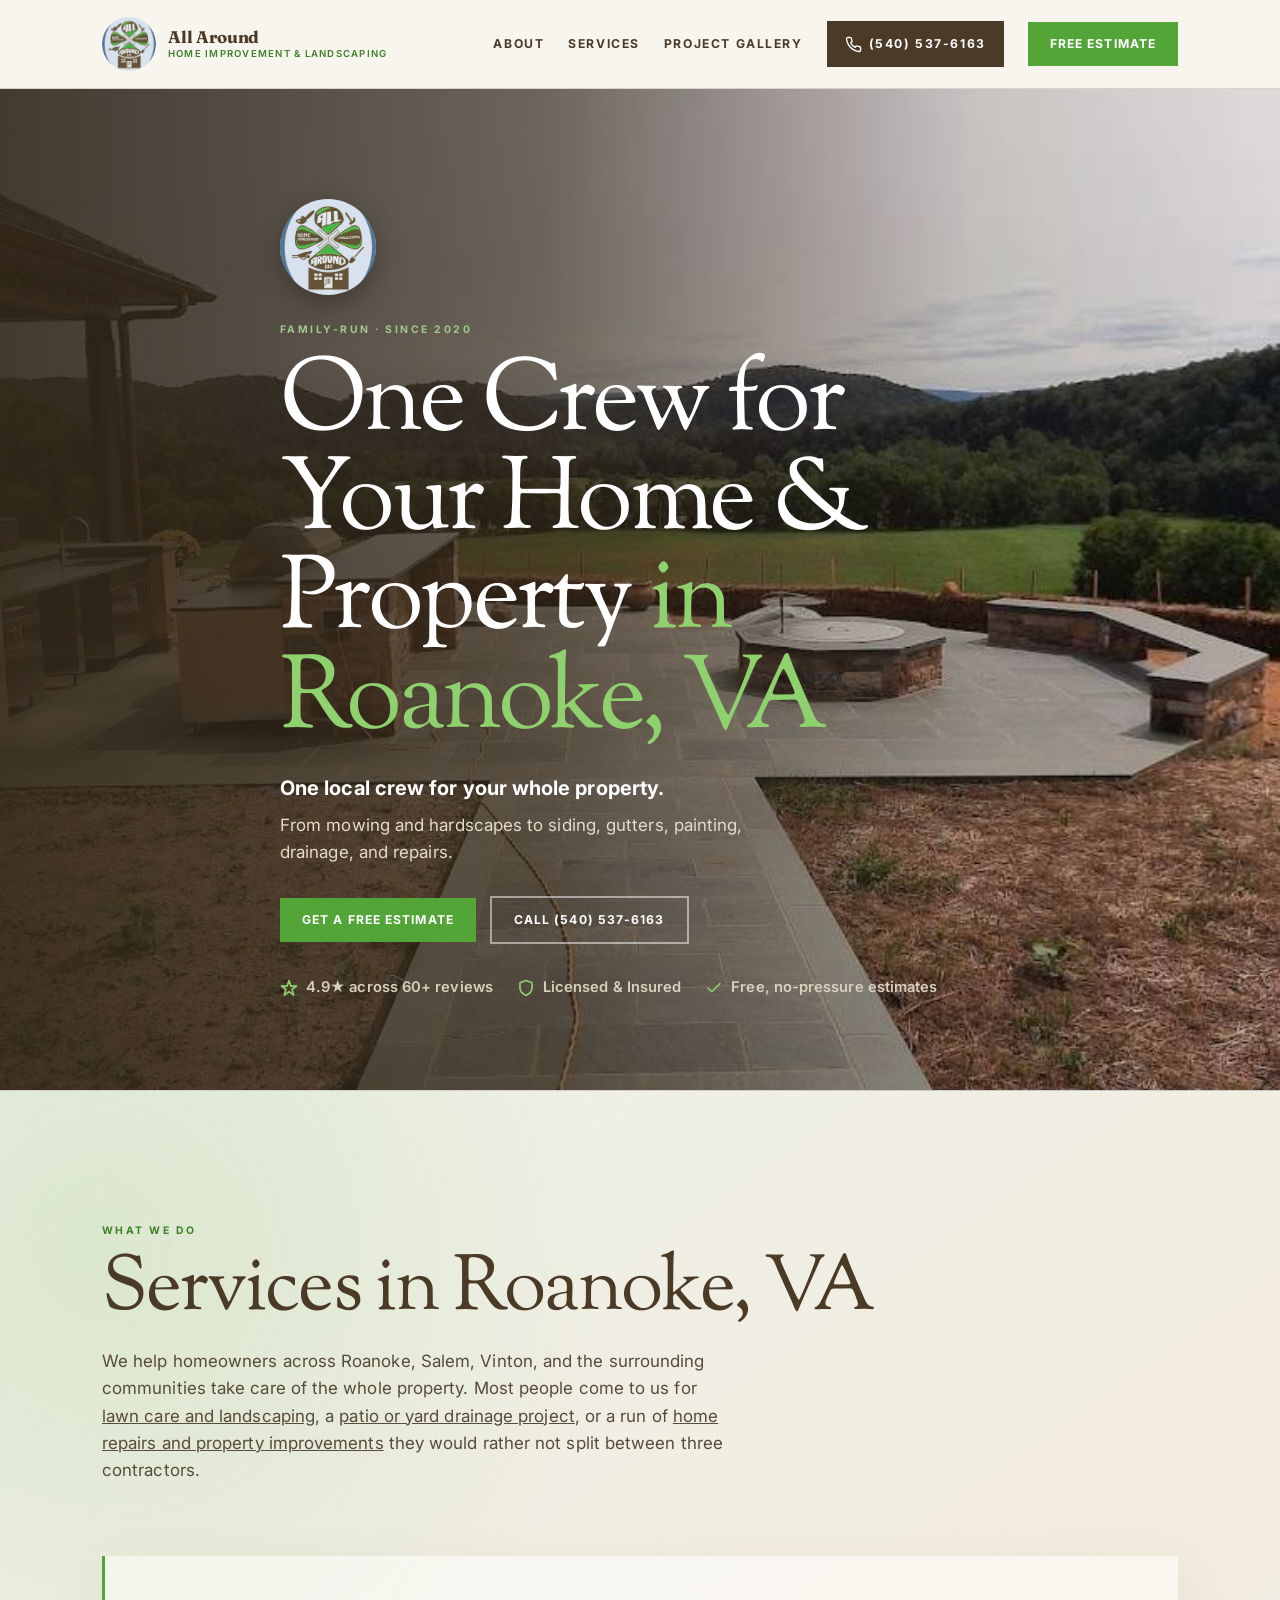
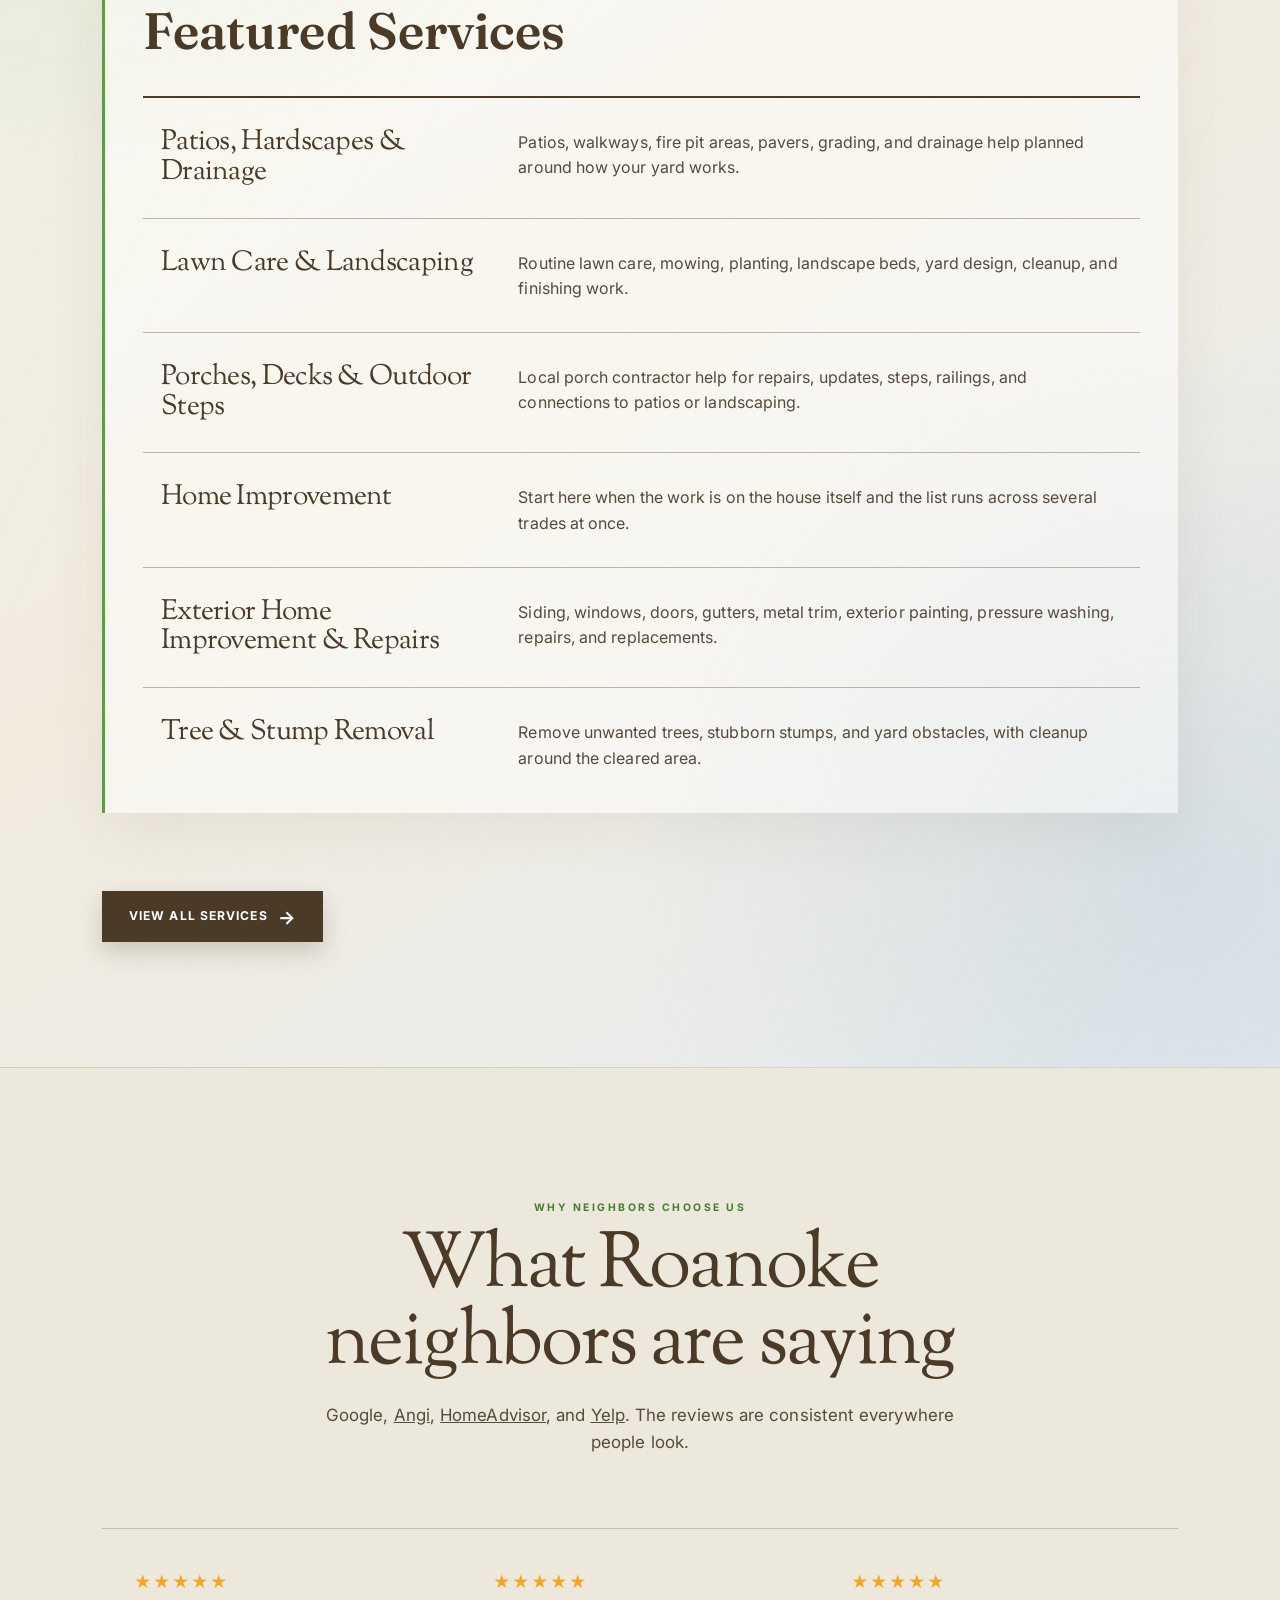
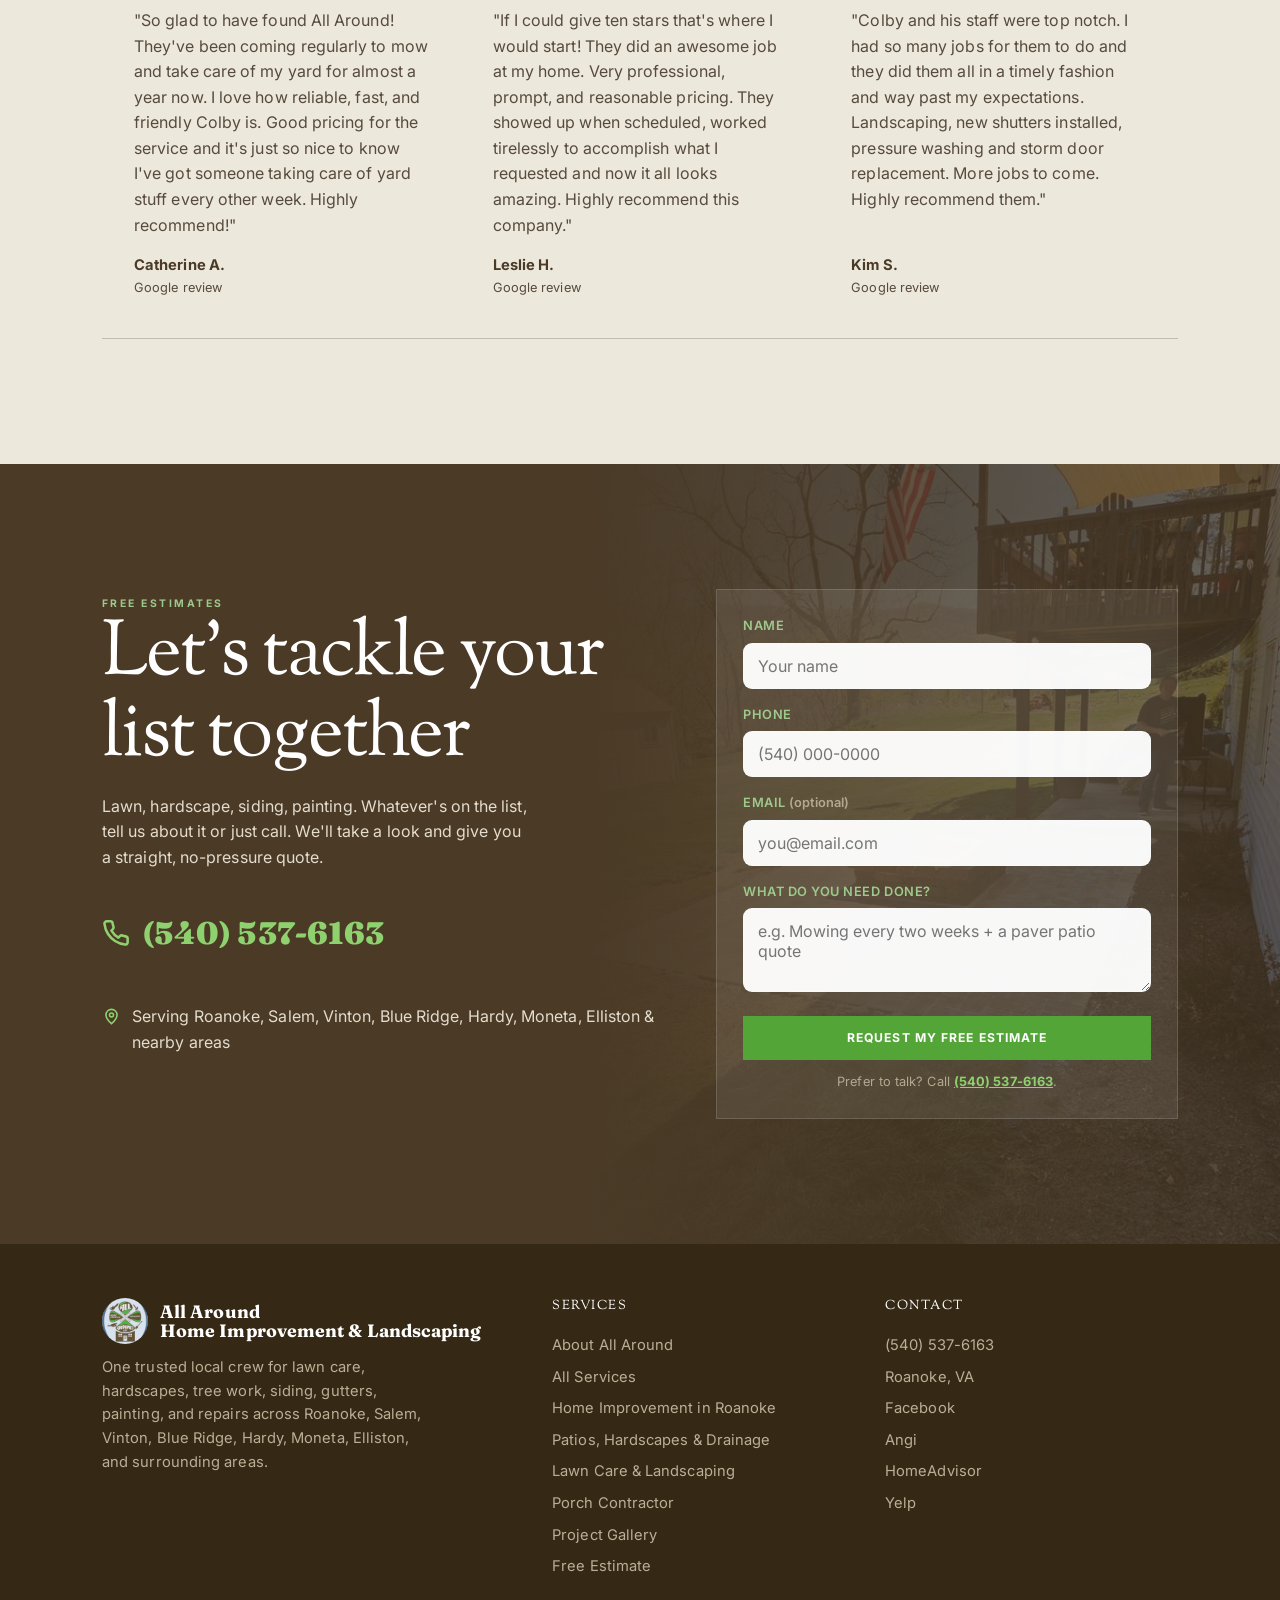
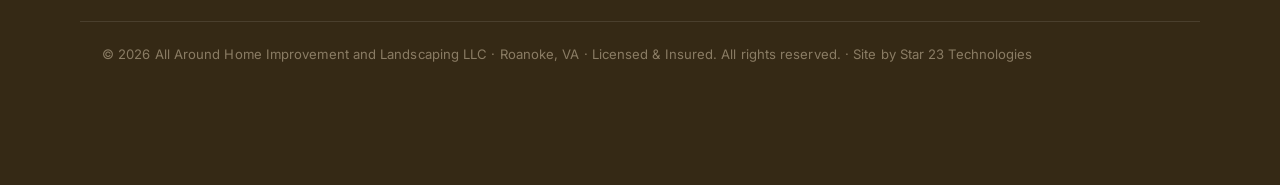
<file: index.html>
<!DOCTYPE html>
<html lang="en">
<head>
<meta charset="UTF-8">
<meta name="viewport" content="width=device-width, initial-scale=1.0">

<!-- Google tag (gtag.js) -->
<script async src="https://www.googletagmanager.com/gtag/js?id=G-47WBF0ZFZ8"></script>
<script>
  window.dataLayer = window.dataLayer || [];
  function gtag(){dataLayer.push(arguments);}
  gtag('js', new Date());

  gtag('config', 'G-47WBF0ZFZ8');
</script>
<script defer src="/phone-click-tracking.js"></script>

<title>All Around | Landscaping, Hardscapes &amp; Repairs in Roanoke VA</title>
<meta name="description" content="One local Roanoke crew for lawn care, patios, drainage, porches, siding, gutters, and exterior repairs. Licensed and insured, 4.9 stars, free estimates.">
<link rel="canonical" href="https://allaroundroanoke.com/">
<meta name="theme-color" content="#54A538">

<!-- Favicon (uses the existing logo) -->
<link rel="icon" type="image/png" href="images/logo.png">
<link rel="apple-touch-icon" href="images/logo.png">

<!-- Open Graph / social sharing -->
<meta property="og:type" content="website">
<meta property="og:site_name" content="All Around Home Improvement &amp; Landscaping">
<meta property="og:title" content="All Around Home Improvement &amp; Landscaping | Roanoke, VA">
<meta property="og:description" content="One local Roanoke crew for lawn care, hardscapes, siding, gutters, and exterior painting. 4.9 stars, free estimates.">
<meta property="og:url" content="https://allaroundroanoke.com/">
<meta property="og:image" content="https://allaroundroanoke.com/images/logo.png">
<meta property="og:image:alt" content="All Around Home Improvement and Landscaping logo">
<meta property="og:locale" content="en_US">

<!-- Twitter / X card (summary fits the square logo) -->
<meta name="twitter:card" content="summary">
<meta name="twitter:title" content="All Around Home Improvement &amp; Landscaping | Roanoke, VA">
<meta name="twitter:description" content="One local Roanoke crew for lawn care, hardscapes, siding, gutters, and exterior painting. 4.9 stars, free estimates.">
<meta name="twitter:image" content="https://allaroundroanoke.com/images/logo.png">

<link rel="preconnect" href="https://fonts.googleapis.com">
<link rel="preconnect" href="https://fonts.gstatic.com" crossorigin>
<link href="https://fonts.googleapis.com/css2?family=Fraunces:opsz,wght@9..144,500;9..144,600;9..144,700;9..144,900&family=Inter:wght@400;500;600;700&display=swap" rel="stylesheet">
<link rel="stylesheet" href="services/earthbound-fonts.css">

<!-- LocalBusiness structured data. -->
<script type="application/ld+json">
{
  "@context": "https://schema.org",
  "@type": "GeneralContractor",
  "name": "All Around Home Improvement and Landscaping LLC",
  "url": "https://allaroundroanoke.com/",
  "image": "https://allaroundroanoke.com/images/logo.png",
  "telephone": "+15405376163",
  "foundingDate": "2020-10-01",
  "address": {
    "@type": "PostalAddress",
    "addressLocality": "Roanoke",
    "addressRegion": "VA",
    "addressCountry": "US"
  },
  "areaServed": ["Roanoke", "Salem", "Vinton", "Blue Ridge", "Hardy", "Moneta", "Elliston"]
}
</script>

<style>
  :root{
    --brown:#4A3A26;       /* deep earthy brown - dark sections, footer, text */
    --brown-mid:#6B5638;
    --green:#54A538;       /* brand leaf green - primary CTA */
    --green-dk:#3F8128;
    --slate:#6E92AD;       /* brand slate blue - secondary accent / value band */
    --slate-dk:#557390;
    --cream:#F5F1E8;       /* warm paper bg */
    --tint:#ECE6D7;        /* alt section bg (warm) */
    --leaf-tint:#E7EFDD;   /* soft green tint */
    --ink:#241D12;
    --ink-soft:#564B3C;
    --card:#FFFFFF;
    --line:#DED5C2;
    --shadow:0 1px 2px rgba(74,58,38,.06), 0 10px 30px rgba(74,58,38,.10);
    --maxw:1120px;
  }
  *{box-sizing:border-box;}
  html{scroll-behavior:smooth;}
  body{
    margin:0;background:var(--cream);color:var(--ink);
    font-family:"Inter",system-ui,sans-serif;font-size:17px;line-height:1.6;
    -webkit-font-smoothing:antialiased;
  }
  h1,h2,h3,.display{font-family:"Fraunces","Georgia",serif;line-height:1.06;margin:0;letter-spacing:-.005em;}
  a{color:inherit;}
  img{max-width:100%;display:block;}
  .sr-only{position:absolute;width:1px;height:1px;padding:0;margin:-1px;overflow:hidden;clip:rect(0,0,0,0);white-space:nowrap;border:0;}
  .wrap{max-width:var(--maxw);margin:0 auto;padding:0 22px;}
  .eyebrow{font-family:"Inter",sans-serif;text-transform:uppercase;letter-spacing:.2em;font-size:.72rem;font-weight:700;color:var(--green-dk);}
  .eyebrow.on-dark{color:#9FC98C;}
  .eyebrow.on-slate{color:#E7F0F6;}

  /* buttons */
  .btn{display:inline-flex;align-items:center;gap:.5em;font-family:"Inter",sans-serif;font-weight:700;font-size:1rem;padding:14px 24px;border-radius:9px;text-decoration:none;cursor:pointer;border:none;transition:transform .12s ease,background .15s ease,box-shadow .15s ease;line-height:1;}
  .btn-primary{background:var(--green);color:#fff;box-shadow:0 6px 18px rgba(84,165,56,.30);}
  .btn-primary:hover{background:var(--green-dk);transform:translateY(-2px);}
  .btn-ghost{background:transparent;color:var(--brown);border:2px solid var(--brown);padding:12px 22px;}
  .btn-ghost:hover{background:var(--brown);color:#fff;transform:translateY(-2px);}
  .btn-ghost.on-dark{color:#fff;border-color:rgba(255,255,255,.5);}
  .btn-ghost.on-dark:hover{background:#fff;color:var(--brown);}

  /* header */
  header{position:sticky;top:0;z-index:50;background:rgba(245,241,232,.93);backdrop-filter:blur(10px);border-bottom:1px solid var(--line);}
  .nav{display:flex;align-items:center;justify-content:space-between;height:76px;gap:16px;}
  .brand{display:flex;align-items:center;gap:12px;text-decoration:none;min-width:0;}
  .brand img{width:48px;height:48px;border-radius:50%;flex:0 0 48px;}
  .brand .name{font-family:"Fraunces",serif;font-weight:700;font-size:1.05rem;color:var(--brown);line-height:1.05;letter-spacing:-.01em;}
  .brand .name small{display:block;font-family:"Inter",sans-serif;font-size:.6rem;font-weight:600;letter-spacing:.13em;text-transform:uppercase;color:var(--green-dk);margin-top:3px;}
  .nav-right{display:flex;align-items:center;gap:14px;}
  .nav-services{font-weight:700;color:var(--brown);text-decoration:none;}
  .nav-page{font-weight:700;color:var(--brown);text-decoration:none;}
  .reviews-badge{display:flex;align-items:center;gap:7px;font-size:.85rem;font-weight:600;color:var(--ink-soft);}
  .reviews-badge .stars{color:var(--green);letter-spacing:1px;}
  .nav-call{font-family:"Inter",sans-serif;font-weight:700;color:var(--brown);text-decoration:none;font-size:1rem;display:flex;align-items:center;gap:7px;}
  .nav-call svg{width:17px;height:17px;}

  /* hamburger */
  .hamburger{display:none;flex-direction:column;justify-content:center;align-items:center;gap:5px;width:40px;height:40px;background:none;border:none;cursor:pointer;padding:6px;border-radius:8px;flex:0 0 40px;}
  .hamburger span{display:block;width:22px;height:2px;background:var(--brown);border-radius:2px;transition:transform .22s ease,opacity .22s ease;}
  .hamburger.open span:nth-child(1){transform:translateY(7px) rotate(45deg);}
  .hamburger.open span:nth-child(2){opacity:0;}
  .hamburger.open span:nth-child(3){transform:translateY(-7px) rotate(-45deg);}

  /* mobile nav menu */
  .mobile-menu{display:none;position:absolute;top:100%;left:0;right:0;background:rgba(245,241,232,.98);backdrop-filter:blur(12px);border-bottom:1px solid var(--line);padding:18px 22px 24px;flex-direction:column;gap:6px;z-index:49;}
  .mobile-menu.open{display:flex;}
  .mobile-menu a{font-family:"Inter",sans-serif;font-weight:600;font-size:1.05rem;color:var(--brown);text-decoration:none;padding:10px 0;border-bottom:1px solid var(--line);}
  .mobile-menu a:last-child{border-bottom:none;}
  .mobile-menu .mm-call{display:flex;align-items:center;gap:9px;color:var(--green-dk);}
  .mobile-menu .mm-call svg{width:18px;height:18px;flex:0 0 18px;}
  .mobile-menu .mm-badge{font-size:.85rem;color:var(--ink-soft);padding:8px 0 0;border:none;}

  /* hero */
  .hero{position:relative;overflow:hidden;background:var(--brown);color:#fff;}
  .hero .petals{position:absolute;right:-140px;top:-80px;width:620px;height:620px;opacity:.10;pointer-events:none;}
  .hero-inner{position:relative;z-index:2;padding:74px 0 60px;max-width:720px;}
  .hero-logo{width:96px;height:96px;border-radius:50%;margin-bottom:20px;box-shadow:0 8px 26px rgba(0,0,0,.3);}
  .hero h1{font-size:clamp(2.4rem,5.6vw,4rem);font-weight:900;color:#fff;}
  .hero h1 .accent{color:#8FD06F;}
  .hero .sub{font-size:1.14rem;color:#E4DCCD;margin:20px 0 30px;max-width:560px;}
  .hero-cta{display:flex;flex-wrap:wrap;gap:14px;align-items:center;}
  .hero-trust{display:flex;flex-wrap:wrap;gap:10px 24px;margin-top:32px;}
  .hero-trust span{display:flex;align-items:center;gap:8px;font-size:.92rem;font-weight:600;color:#D8CFBF;}
  .hero-trust svg{width:18px;height:18px;flex:0 0 18px;color:#8FD06F;}
  .stats{display:flex;flex-wrap:wrap;gap:32px 54px;margin-top:44px;padding-top:30px;border-top:1px solid rgba(255,255,255,.16);}
  .stat .num{font-family:"Fraunces",serif;font-weight:900;font-size:2.5rem;color:#fff;line-height:1;}
  .stat .num .star{color:var(--green);font-size:1.7rem;}
  .stat .lbl{font-size:.8rem;letter-spacing:.06em;text-transform:uppercase;color:#B3A892;margin-top:8px;font-weight:600;}

  /* value band (slate) */
  .band{background:var(--slate);color:#fff;}
  .band-inner{display:flex;flex-wrap:wrap;align-items:center;justify-content:space-between;gap:22px;padding:30px 0;}
  .band .lead{display:flex;align-items:center;gap:18px;}
  .band .ic{width:46px;height:46px;flex:0 0 46px;color:#fff;}
  .band h2{font-family:"Fraunces",serif;font-size:1.7rem;font-weight:700;color:#fff;}
  .band p{margin:4px 0 0;color:#EAF1F6;font-weight:500;}
  .btn-onslate{background:#fff;color:var(--slate-dk);box-shadow:0 6px 18px rgba(0,0,0,.16);font-size:1.05rem;padding:15px 26px;}
  .btn-onslate:hover{background:var(--brown);color:#fff;transform:translateY(-2px);}

  /* sections */
  section{padding:78px 0;}
  .sec-head{max-width:680px;margin-bottom:40px;}
  .sec-head h2{font-size:clamp(2rem,4vw,2.8rem);font-weight:900;color:var(--brown);margin:12px 0 0;}
  .sec-head p{color:var(--ink-soft);font-size:1.06rem;margin:16px 0 0;}
  .alt{background:var(--tint);}

  /* service groups */
  .svc-group{margin-bottom:46px;}
  .svc-group:last-child{margin-bottom:0;}
  .group-label{display:flex;align-items:center;gap:14px;margin-bottom:22px;}
  .group-label .tag{font-family:"Fraunces",serif;font-weight:700;font-size:1.5rem;color:var(--brown);}
  .group-label .rule{flex:1;height:1px;background:var(--line);}
  .group-label .pill{font-family:"Inter",sans-serif;font-size:.72rem;font-weight:700;letter-spacing:.12em;text-transform:uppercase;padding:5px 12px;border-radius:999px;}
  .pill.out{background:var(--leaf-tint);color:var(--green-dk);}
  .pill.in{background:#E7EDF3;color:var(--slate-dk);}
  .grid{display:grid;gap:18px;}
  .svc-grid{grid-template-columns:repeat(3,1fr);}
  .svc{background:var(--card);border:1px solid var(--line);border-radius:14px;padding:24px;transition:transform .14s ease,box-shadow .14s ease;}
  .svc:hover{transform:translateY(-4px);box-shadow:var(--shadow);}
  .svc .ic{width:42px;height:42px;border-radius:10px;display:flex;align-items:center;justify-content:center;margin-bottom:14px;}
  .svc .ic svg{width:23px;height:23px;}
  .ic.out{background:var(--leaf-tint);color:var(--green-dk);}
  .ic.in{background:#E7EDF3;color:var(--slate-dk);}
  .svc h3{font-size:1.16rem;font-weight:700;color:var(--brown);margin-bottom:7px;}
  .svc p{color:var(--ink-soft);font-size:.95rem;margin:0;}

  /* why */
  .why-grid{grid-template-columns:repeat(4,1fr);}
  .why .ic{width:48px;height:48px;border-radius:12px;background:var(--brown);display:flex;align-items:center;justify-content:center;color:#8FD06F;margin-bottom:15px;}
  .why .ic svg{width:25px;height:25px;}
  .why h3{font-size:1.08rem;font-weight:700;color:var(--brown);margin-bottom:7px;}
  .why p{color:var(--ink-soft);font-size:.94rem;margin:0;}

  /* gallery */
  .gallery-grid{grid-template-columns:repeat(3,1fr);}
  .tile{position:relative;aspect-ratio:4/3;border-radius:12px;overflow:hidden;background:var(--leaf-tint);}
  .tile img{width:100%;height:100%;object-fit:cover;}
  .tile .ph{position:absolute;inset:0;border:2px dashed var(--green);border-radius:12px;background:repeating-linear-gradient(45deg,#EAF1E2,#EAF1E2 14px,#E1EBD6 14px,#E1EBD6 28px);display:flex;flex-direction:column;align-items:center;justify-content:center;color:var(--green-dk);text-align:center;padding:14px;}
  .tile .ph svg{width:30px;height:30px;margin-bottom:8px;opacity:.85;}
  .tile .ph span{font-weight:600;font-size:.9rem;}
  .tile .ph small{color:var(--ink-soft);font-size:.78rem;margin-top:3px;}

  /* reviews */
  .reviews-grid{grid-template-columns:repeat(3,1fr);}
  .review{background:var(--card);border:1px solid var(--line);border-radius:14px;padding:26px;display:flex;flex-direction:column;}
  .review .stars{color:#F5A623;letter-spacing:2px;font-size:1.05rem;margin-bottom:12px;}
  .review p{color:var(--ink-soft);margin:0 0 16px;flex:1;}
  .review .who{font-weight:700;color:var(--brown);font-size:.92rem;}
  .review .src{font-size:.8rem;color:var(--ink-soft);}
  .reviews-cta{text-align:center;margin-top:34px;}

  /* contact */
  .contact{background:var(--brown);color:#fff;}
  .contact-grid{display:grid;grid-template-columns:1.1fr .9fr;gap:50px;align-items:start;}
  .contact h2{font-family:"Fraunces",serif;font-size:clamp(2rem,4vw,2.7rem);font-weight:900;color:#fff;}
  .contact .big-call{display:inline-flex;align-items:center;gap:12px;font-family:"Fraunces",serif;font-weight:900;font-size:1.95rem;color:#8FD06F;text-decoration:none;margin:22px 0;}
  .contact .big-call svg{width:28px;height:28px;}
  .contact ul{list-style:none;padding:0;margin:18px 0 0;color:#E4DCCD;}
  .contact ul li{display:flex;gap:11px;padding:6px 0;align-items:flex-start;}
  .contact ul li svg{width:19px;height:19px;flex:0 0 19px;color:#8FD06F;margin-top:3px;}
  .form{background:rgba(255,255,255,.06);border:1px solid rgba(255,255,255,.14);border-radius:16px;padding:26px;}
  .form label{display:block;font-size:.8rem;font-weight:600;letter-spacing:.04em;text-transform:uppercase;color:#9FC98C;margin:0 0 6px;}
  .form input,.form textarea{width:100%;padding:12px 14px;border-radius:9px;border:1px solid rgba(255,255,255,.2);background:rgba(255,255,255,.96);color:var(--ink);font-family:inherit;font-size:1rem;margin-bottom:16px;}
  .form textarea{resize:vertical;min-height:84px;}
  .form .btn-primary{width:100%;justify-content:center;}
  .form .note{font-size:.8rem;color:#B3A892;margin:12px 0 0;text-align:center;}

  /* footer */
  footer{background:#352915;color:#BCAE96;padding:54px 0 120px;font-size:.92rem;}
  .foot-grid{display:grid;grid-template-columns:1.4fr 1fr 1fr;gap:40px;}
  footer h3{font-family:"Inter",sans-serif;color:#fff;font-size:.8rem;line-height:1.4;letter-spacing:.12em;text-transform:uppercase;margin:0 0 14px;}
  footer ul{list-style:none;padding:0;margin:0;}
  footer ul li{padding:4px 0;}
  footer a{text-decoration:none;}
  footer a:hover{color:#fff;}
  .foot-brand .fb{display:flex;align-items:center;gap:12px;margin-bottom:12px;}
  .foot-brand img{width:46px;height:46px;border-radius:50%;}
  .foot-brand .name{font-family:"Fraunces",serif;font-weight:700;color:#fff;font-size:1.12rem;line-height:1.1;}
  .legal{border-top:1px solid rgba(255,255,255,.1);margin-top:38px;padding-top:22px;font-size:.82rem;color:#8A7C64;}

  /* mobile sticky call bar */
  .call-bar{position:fixed;left:0;right:0;bottom:0;z-index:60;display:none;background:var(--green);box-shadow:0 -4px 18px rgba(0,0,0,.18);}
  .call-bar a{display:flex;align-items:center;justify-content:center;gap:10px;padding:15px;color:#fff;text-decoration:none;font-family:"Inter",sans-serif;font-weight:800;font-size:1.1rem;}
  .call-bar svg{width:20px;height:20px;}

  .reveal{opacity:1;transform:none;}

  @media(max-width:920px){
    .svc-grid,.gallery-grid,.reviews-grid{grid-template-columns:repeat(2,1fr);}
    .why-grid{grid-template-columns:repeat(2,1fr);}
    .contact-grid{grid-template-columns:1fr;gap:34px;}
  }
  @media(max-width:680px){
    body{font-size:16px;}
    .reviews-badge,.nav-call,.nav-services,.nav-page{display:none;}
    .hamburger{display:flex;}
    .nav{height:66px;}
    .brand .name{font-size:.95rem;}
    .hero-inner{padding:52px 0 46px;}
    .hero .petals{width:420px;height:420px;right:-150px;}
    .stats{gap:24px 36px;}
    .stat .num{font-size:2rem;}
    section{padding:56px 0;}
    .svc-grid,.gallery-grid,.reviews-grid,.why-grid{grid-template-columns:1fr;}
    .band-inner{flex-direction:column;align-items:flex-start;}
    .call-bar{display:block;}
    footer{padding-bottom:96px;}
    .foot-grid{grid-template-columns:1fr;gap:30px;}
  }
  @media(prefers-reduced-motion:reduce){.reveal{opacity:1;transform:none;transition:none;}html{scroll-behavior:auto;}}
  :focus-visible{outline:3px solid var(--green);outline-offset:2px;border-radius:4px;}

  /* Photo-led editorial refresh. */
  header{background:rgba(255,255,255,.96);}
  .hero{min-height:680px;display:flex;align-items:stretch;background:#332819;isolation:isolate;}
  .hero::after{content:"";position:absolute;inset:0 0 0 48%;background:linear-gradient(90deg,#332819 0%,rgba(51,40,25,.28) 42%,rgba(51,40,25,.08) 100%),url("images/project-6.jpg") center/cover no-repeat;z-index:-1;}
  .hero::before{content:"";position:absolute;inset:0;background:linear-gradient(90deg,#332819 0%,#332819 42%,rgba(51,40,25,.65) 57%,transparent 78%);z-index:-1;}
  .hero .petals{display:none;}
  .hero-inner{padding:108px 0 84px;max-width:610px;}
  .hero h1{font-size:clamp(3rem,6.2vw,5.25rem);}
  .hero .sub{font-size:1.12rem;max-width:520px;}
  .band-inner{padding:36px 0;}
  section{padding:96px 0;}
  .sec-head{margin:0 auto 52px;text-align:center;}
  .sec-head p{max-width:630px;margin:18px auto 0;}
  .svc-group{margin-bottom:64px;}
  .svc{border:0;border-radius:2px;padding:30px;background:#fff;box-shadow:0 10px 36px rgba(74,58,38,.07);}
  .svc:hover{transform:translateY(-6px);}
  .svc h3{font-size:1.28rem;}
  .group-label .rule{background:var(--brown);opacity:.18;}
  .gallery-grid{gap:10px;grid-template-columns:1.2fr .8fr 1fr;}
  .tile{border-radius:2px;aspect-ratio:1/1;}
  .tile:nth-child(1),.tile:nth-child(6){grid-row:span 2;aspect-ratio:auto;}
  .review{border:0;border-radius:2px;padding:32px;box-shadow:0 10px 36px rgba(74,58,38,.07);}
  .contact{position:relative;overflow:hidden;}
  .contact::before{content:"";position:absolute;right:0;top:0;bottom:0;width:42%;background:linear-gradient(90deg,var(--brown),rgba(74,58,38,.36)),url("images/project-2.jpg") center/cover no-repeat;opacity:.34;}
  .contact-grid{position:relative;z-index:1;}
  @media(max-width:920px){.hero::after{inset:0;background:linear-gradient(90deg,rgba(51,40,25,.95),rgba(51,40,25,.7)),url("images/project-6.jpg") center/cover}.hero::before{display:none}.gallery-grid{grid-template-columns:repeat(2,1fr)}.tile:nth-child(1),.tile:nth-child(6){grid-row:auto;aspect-ratio:4/3}.contact::before{width:100%;opacity:.16}}
  @media(max-width:680px){.hero{min-height:610px}.hero-inner{padding:76px 0 64px}.hero h1{font-size:clamp(2.7rem,14vw,4.1rem)}section{padding:70px 0}.sec-head{text-align:left;margin-bottom:38px}.sec-head p{margin-left:0}.gallery-grid{grid-template-columns:1fr}.tile{aspect-ratio:4/3}}

  /* Earthbound-inspired editorial pass: quieter chrome, larger type, project-first imagery. */
  body{background:#F8F5EE;font-size:16px;letter-spacing:.005em;}
  h1,h2,h3,.display{letter-spacing:-.025em;}
  header{background:rgba(248,245,238,.96);border-color:rgba(74,58,38,.18);}
  .nav{height:88px;}.brand img{width:54px;height:54px}.nav-right{gap:24px}.nav-right>a:not(.btn){font-size:.76rem;letter-spacing:.13em;text-transform:uppercase}.reviews-badge{display:none}.btn{border-radius:0;text-transform:uppercase;letter-spacing:.09em;font-size:.76rem;padding:16px 22px}.btn-primary{box-shadow:none}
  .hero{min-height:790px}.hero-inner{padding:135px 0 105px;max-width:720px}.hero h1{font-size:clamp(4rem,8vw,7rem);font-weight:600;line-height:.97}.hero .sub{max-width:540px;font-size:1.06rem}.stats{border-top-color:rgba(255,255,255,.35)}
  .band{background:var(--cream);color:var(--brown);border-bottom:1px solid rgba(74,58,38,.22)}.band h2{color:var(--brown);font-weight:600}.band p{color:var(--ink-soft)}.band .ic{color:var(--green-dk)}.btn-onslate{background:var(--brown);color:#fff;box-shadow:none}
  section{padding:125px 0}.sec-head{margin-bottom:72px}.sec-head h2{font-size:clamp(3rem,6vw,5.4rem);font-weight:600;line-height:1}.eyebrow{font-size:.65rem;letter-spacing:.24em}
  .svc-grid{gap:0;border-top:1px solid rgba(74,58,38,.25)}.svc{border:0;border-bottom:1px solid rgba(74,58,38,.25);border-radius:0;box-shadow:none;background:transparent;padding:40px 34px}.svc:hover{transform:none;box-shadow:none;background:rgba(231,239,221,.5)}.svc .ic{background:transparent;padding:0;width:30px;height:30px}.svc h3{font-size:1.45rem;font-weight:600}.group-label .tag{font-size:2rem;font-weight:600}.group-label .pill{border-radius:0;background:transparent;padding-left:0}
  .alt{background:#EDE8DC}.why-grid{gap:0;border-top:1px solid rgba(74,58,38,.28)}.why{padding:38px 28px;border-bottom:1px solid rgba(74,58,38,.28)}.why .ic{background:transparent;color:var(--green-dk);padding:0}.why h3{font-size:1.35rem}
  .gallery-grid{gap:7px;grid-template-columns:1.1fr .9fr 1fr}.tile{border-radius:0}.tile::after{position:absolute;left:0;right:0;bottom:0;padding:40px 18px 14px;background:linear-gradient(transparent,rgba(36,29,18,.78));color:#fff;text-transform:uppercase;letter-spacing:.12em;font-size:.68rem;font-weight:700}.tile:nth-child(1)::after{content:"Paver patio"}.tile:nth-child(2)::after{content:"Patio & fire pit"}.tile:nth-child(3)::after{content:"Deck & outdoor steps"}.tile:nth-child(4)::after{content:"Property care"}.tile:nth-child(5)::after{content:"Exterior improvement"}.tile:nth-child(6)::after{content:"Stone patio & walkway"}
  .review{border:0;border-bottom:1px solid rgba(74,58,38,.25);border-radius:0;box-shadow:none;background:transparent;padding:40px 32px}.reviews-grid{gap:0;border-top:1px solid rgba(74,58,38,.25)}.contact::before{width:55%;opacity:.4}.contact h2{font-size:clamp(3rem,6vw,5.2rem);font-weight:600}.form{border-radius:0;background:rgba(255,255,255,.08)}
  @media(max-width:920px){.nav{height:72px}.hero{min-height:660px}.hero-inner{padding:100px 0 80px}section{padding:88px 0}.gallery-grid{grid-template-columns:repeat(2,1fr)}}
  @media(max-width:680px){.hero{min-height:610px}.hero h1{font-size:clamp(3.3rem,16vw,5rem)}.sec-head h2{font-size:clamp(2.8rem,13vw,4rem)}.svc{padding:34px 20px}.why{padding:30px 10px}.gallery-grid{grid-template-columns:1fr}}

  /* Keep the landing-page project photo full color and fully visible. */
  .hero::before{inset:0 50% 0 0;background:#332819;}
  .hero::after{inset:0 0 0 50%;background:#332819 url("images/project-6.jpg") center/contain no-repeat;}
  .hero-inner{max-width:540px;}
  @media(max-width:920px){
    .hero{display:block;padding-top:min(92vw,620px);min-height:0;background:#332819;}
    .hero::before{display:none;}
    .hero::after{inset:0 0 auto;height:min(92vw,620px);background:#332819 url("images/project-6.jpg") center/contain no-repeat;}
    .hero-inner{max-width:680px;padding-top:72px;padding-bottom:72px;}
  }
  @media(max-width:680px){.hero{padding-top:118vw}.hero::after{height:118vw}.hero-inner{padding-top:58px;padding-bottom:58px}}

  /* Match the full-width image hero used on the Gallery page. */
  .hero{display:flex;padding-top:0;min-height:620px;background:#332819;}
  .hero::before{display:block;inset:0;background:linear-gradient(90deg,rgba(51,40,25,.88) 0%,rgba(51,40,25,.66) 42%,rgba(51,40,25,.18) 76%,rgba(51,40,25,.06)),url("images/project-6.jpg") center 54%/cover no-repeat;}
  .hero::after{display:none;}
  .hero-inner{max-width:720px;padding-top:110px;padding-bottom:90px;}
  @media(max-width:920px){
    .hero{display:flex;padding-top:0;min-height:570px;}
    .hero::before{display:block;inset:0;height:auto;background:linear-gradient(90deg,rgba(51,40,25,.9),rgba(51,40,25,.58)),url("images/project-6.jpg") center/cover no-repeat;}
    .hero-inner{padding-top:88px;padding-bottom:76px;}
  }
  @media(max-width:680px){.hero{padding-top:0;min-height:540px}.hero::before{height:auto}.hero-inner{padding-top:72px;padding-bottom:64px}}

  /* List-style homepage services inspired by editorial design-service pages. */
  #services .sec-head{margin-left:0;text-align:left;max-width:820px;}
  #services .sec-head p{margin-left:0;}
  #services .svc-group{margin-bottom:78px;}
  #services .group-label{margin-bottom:0;padding-bottom:24px;border-bottom:2px solid var(--brown);}
  #services .group-label .rule{display:none;}
  #services .group-label .tag{font-size:clamp(2rem,4vw,3.25rem);}
  #services .svc-grid{display:block;border-top:0;}
  #services .svc{display:grid;grid-template-columns:minmax(240px,.75fr) minmax(0,1.4fr);column-gap:34px;align-items:start;padding:30px 18px;border-bottom:1px solid rgba(74,58,38,.35);background:transparent;color:inherit;text-decoration:none;cursor:pointer;transition:transform .18s ease,background-color .18s ease,border-color .18s ease;}
  #services .svc:hover{background:rgba(231,239,221,.68);border-color:var(--green-dk);transform:translateX(7px);}
  #services .svc h3{transition:color .18s ease;}
  #services .svc:hover h3{color:var(--green-dk);}
  #services .svc:focus-visible{background:rgba(231,239,221,.68);border-color:var(--green-dk);}
  #services .svc .ic{display:none;}
  #services .svc h3{font-size:clamp(1.35rem,2.2vw,1.8rem);margin:0;}
  #services .svc h3 a{text-decoration:none;}
  #services .svc>p{grid-column:2;margin:2px 0 0;max-width:640px;font-size:1rem;}
  #services .svc>p+ p{margin-top:12px;}
  #services .reviews-cta{text-align:left;margin-top:42px;}
  @media(max-width:760px){
    #services .svc{grid-template-columns:1fr;padding:26px 0;}
    #services .svc h3{grid-column:1;}
    #services .svc>p{grid-column:1;margin-top:10px;}
    #services .group-label{align-items:flex-end;}
    #services .group-label .pill{display:none;}
  }
  @media(prefers-reduced-motion:reduce){#services .svc{transition:none}#services .svc:hover{transform:none}}

  /* Present the click-to-call number as a clear menu action. */
  .nav-call{background:var(--brown);color:#fff!important;padding:12px 17px;border:1px solid var(--brown);transition:background .15s ease,color .15s ease,transform .12s ease;}
  .nav-call:hover{background:transparent;color:var(--brown)!important;transform:translateY(-1px);}
  .mobile-menu .mm-call{display:flex;justify-content:center;background:var(--brown);color:#fff;margin-top:8px;padding:13px 16px;border:0;text-align:center;}
  .mobile-menu .mm-call:hover{background:var(--green-dk);color:#fff;}

  /* Give the long services section a distinct, calm visual field. */
  #services{position:relative;overflow:hidden;background:
    radial-gradient(circle at 8% 10%,rgba(84,165,56,.13),transparent 28%),
    radial-gradient(circle at 92% 88%,rgba(110,146,173,.16),transparent 30%),
    linear-gradient(145deg,#EEF1E7 0%,#F2ECDF 52%,#E7EDF1 100%);
    border-top:1px solid rgba(74,58,38,.16);border-bottom:1px solid rgba(74,58,38,.16);}
  #services::before{content:"";position:absolute;inset:0;pointer-events:none;opacity:.32;background:repeating-linear-gradient(115deg,transparent 0,transparent 42px,rgba(74,58,38,.035) 43px,transparent 44px);}
  #services>.wrap{position:relative;z-index:1;}
  #services .svc-group{padding:34px 38px 12px;background:rgba(255,255,255,.48);border-left:3px solid var(--green);box-shadow:0 18px 55px rgba(74,58,38,.07);}
  #services .svc-group:nth-of-type(3){border-left-color:var(--slate);background:rgba(255,255,255,.4);}
  #services .svc:last-child{border-bottom:0;}
  @media(max-width:760px){#services .svc-group{padding:26px 20px 6px;border-left-width:2px}#services::before{opacity:.2}}

  /* Mobile QA: stable menu, touch targets, and service dividers. */
  @media(max-width:980px){
    .reviews-badge,.nav-call,.nav-services,.nav-page{display:none;}
    .nav-right>.btn{display:inline-flex;white-space:nowrap;padding:11px 13px;min-height:42px;}
    .hamburger{display:flex;min-width:44px;min-height:44px;}
    .nav{height:72px;}
  }
  @media(max-width:680px){
    .hamburger{min-width:44px;min-height:44px;}
    .mobile-menu{max-height:calc(100vh - 66px);overflow-y:auto;overscroll-behavior:contain;padding:14px 18px 22px;box-shadow:0 14px 30px rgba(36,29,18,.18);}
    .mobile-menu a{display:flex;align-items:center;min-height:48px;padding:11px 4px;}
    .mobile-menu .mm-call{min-height:50px;margin-top:10px;}
    .wrap{padding-left:24px;padding-right:24px;}
    .nav{padding-left:16px;padding-right:16px;}
    #services .svc-group,#services .svc-group:nth-of-type(3){padding:24px 20px 6px;border-left:0;border-top:3px solid var(--green);box-shadow:0 10px 30px rgba(74,58,38,.06);}
    #services .svc-group:nth-of-type(3){border-top-color:var(--slate);}
    #services .svc{padding:24px 4px;transform:none;}
    #services .svc:hover{transform:none;}
    #services .group-label{padding-bottom:18px;}
  }
  @media(hover:none){#services .svc:hover{transform:none;background:transparent;border-color:rgba(74,58,38,.35)}#services .svc:active{background:rgba(231,239,221,.68);border-color:var(--green-dk)}}
  @media(max-width:440px){.brand .name small{display:none}.brand{gap:8px}.nav-right{gap:6px}.nav-right>.btn{font-size:0;padding:10px 12px}.nav-right>.btn::after{content:"Estimate";font:700 .7rem/1 Inter,Arial,sans-serif;letter-spacing:.08em;text-transform:uppercase}}

  #services .reviews-cta .btn{background:var(--brown);border-color:var(--brown);color:#fff;padding:17px 25px;box-shadow:0 10px 24px rgba(74,58,38,.22);}
  #services .reviews-cta .btn::after{content:"→";font-size:1.15rem;line-height:0;margin-left:4px;transition:transform .16s ease;}
  #services .reviews-cta .btn:hover{background:var(--green-dk);border-color:var(--green-dk);color:#fff;transform:translateY(-2px);box-shadow:0 14px 28px rgba(63,129,40,.24);}
  #services .reviews-cta .btn:hover::after{transform:translateX(4px);}
  @media(max-width:580px){#services .reviews-cta .btn{width:100%;min-height:52px}}
  @media(prefers-reduced-motion:reduce){#services .reviews-cta .btn,#services .reviews-cta .btn::after{transition:none}}
</style>
</head>
<body>

<!-- ============ HEADER ============ -->
<header>
  <div class="wrap nav">
    <a class="brand" href="#top" aria-label="All Around Home Improvement and Landscaping home">
      <img src="images/logo.png" alt="All Around Home Improvement and Landscaping logo">
      <span class="name">All Around<small>Home Improvement &amp; Landscaping</small></span>
    </a>
    <div class="nav-right">
      <a class="nav-page" href="about/">About</a>
      <a class="nav-services" href="services/">Services</a>
      <a class="nav-page" href="gallery/">Project Gallery</a>
      <a class="nav-call" href="tel:+15405376163">
        <svg viewBox="0 0 24 24" fill="none" stroke="currentColor" stroke-width="2" stroke-linecap="round" stroke-linejoin="round"><path d="M22 16.92v3a2 2 0 0 1-2.18 2 19.79 19.79 0 0 1-8.63-3.07 19.5 19.5 0 0 1-6-6 19.79 19.79 0 0 1-3.07-8.67A2 2 0 0 1 4.11 2h3a2 2 0 0 1 2 1.72c.13.96.36 1.9.7 2.81a2 2 0 0 1-.45 2.11L8.09 9.91a16 16 0 0 0 6 6l1.27-1.27a2 2 0 0 1 2.11-.45c.91.34 1.85.57 2.81.7A2 2 0 0 1 22 16.92z"/></svg>
        <span class="lbl">(540) 537-6163</span>
      </a>
      <a class="btn btn-primary" href="contact/">Free Estimate</a>
      <button class="hamburger" aria-label="Open menu" aria-expanded="false" onclick="toggleMenu(this)">
        <span></span><span></span><span></span>
      </button>
    </div>
  </div>
  <div class="mobile-menu" id="mobileMenu">
    <a href="about/">About</a>
    <a href="services/">Services</a>
    <a href="gallery/">Project Gallery</a>
    <a href="#reviews">Reviews</a>
    <a href="contact/">Free Estimate</a>
    <a class="mm-call" href="tel:+15405376163">
      <svg viewBox="0 0 24 24" fill="none" stroke="currentColor" stroke-width="2" stroke-linecap="round" stroke-linejoin="round"><path d="M22 16.92v3a2 2 0 0 1-2.18 2 19.79 19.79 0 0 1-8.63-3.07 19.5 19.5 0 0 1-6-6 19.79 19.79 0 0 1-3.07-8.67A2 2 0 0 1 4.11 2h3a2 2 0 0 1 2 1.72c.13.96.36 1.9.7 2.81a2 2 0 0 1-.45 2.11L8.09 9.91a16 16 0 0 0 6 6l1.27-1.27a2 2 0 0 1 2.11-.45c.91.34 1.85.57 2.81.7A2 2 0 0 1 22 16.92z"/></svg>
      (540) 537-6163
    </a>
    <span class="mm-badge"><span style="color:var(--green)">★★★★★</span> 4.9 · 60+ Reviews</span>
  </div>
</header>

<!-- ============ HERO ============ -->
<a id="top"></a>
<div class="hero">
  <svg class="petals" viewBox="0 0 200 200" fill="none" aria-hidden="true">
    <g fill="#8FD06F">
      <path d="M100 100C100 60 80 20 100 12c20 8 0 48 0 88z"/>
      <path d="M100 100c40 0 80-20 88 0-8 20-48 0-88 0z"/>
      <path d="M100 100c0 40 20 80 0 88-20-8 0-48 0-88z"/>
      <path d="M100 100c-40 0-80 20-88 0 8-20 48 0 88 0z"/>
    </g>
  </svg>
  <div class="wrap hero-inner">
    <img class="hero-logo" src="images/logo.png" alt="All Around Home Improvement and Landscaping logo">
    <span class="eyebrow on-dark">Family-run · Since 2020</span>
    <h1 style="margin-top:14px">One Crew for Your Home &amp; Property <span class="accent">in Roanoke, VA</span></h1>
    <p class="sub"><strong style="display:block;color:#fff;font-size:1.18em;margin-bottom:8px">One local crew for your whole property.</strong> From mowing and hardscapes to siding, gutters, painting, drainage, and repairs.</p>
    <div class="hero-cta">
      <a class="btn btn-primary" href="#contact">Get a Free Estimate</a>
      <a class="btn btn-ghost on-dark" href="tel:+15405376163">Call (540) 537-6163</a>
    </div>
    <div class="hero-trust">
      <span><svg viewBox="0 0 24 24" fill="none" stroke="currentColor" stroke-width="2.2" stroke-linecap="round" stroke-linejoin="round"><path d="M12 2l2.4 7.4H22l-6 4.6 2.3 7.4-6.3-4.6L5.7 21.4 8 14 2 9.4h7.6z"/></svg> 4.9★ across 60+ reviews</span>
      <span><svg viewBox="0 0 24 24" fill="none" stroke="currentColor" stroke-width="2.2" stroke-linecap="round" stroke-linejoin="round"><path d="M12 22s8-4 8-10V5l-8-3-8 3v7c0 6 8 10 8 10z"/></svg> Licensed &amp; Insured</span>
      <span><svg viewBox="0 0 24 24" fill="none" stroke="currentColor" stroke-width="2.2" stroke-linecap="round" stroke-linejoin="round"><path d="M20 6 9 17l-5-5"/></svg> Free, no-pressure estimates</span>
    </div>
  </div>
</div>

<!-- ============ SERVICES ============ -->
<section id="services">
  <div class="wrap">
    <div class="sec-head reveal">
      <span class="eyebrow">What we do</span>
      <h2>Services in Roanoke, VA</h2>
      <p>We help homeowners across Roanoke, Salem, Vinton, and the surrounding communities take care of the whole property. Most people come to us for <a href="services/lawn-care-landscaping-roanoke-va/">lawn care and landscaping</a>, a <a href="services/patios-hardscapes-drainage-roanoke-va/">patio or yard drainage project</a>, or a run of <a href="home-improvement-roanoke-va/">home repairs and property improvements</a> they would rather not split between three contractors.</p>
    </div>

    <div class="svc-group reveal">
      <div class="group-label">
        <span class="tag">Featured Services</span>
        <span class="rule"></span>
      </div>
      <div class="grid svc-grid">
        <a class="svc" href="services/patios-hardscapes-drainage-roanoke-va/">
          <h3>Patios, Hardscapes &amp; Drainage</h3>
          <p>Patios, walkways, fire pit areas, pavers, grading, and drainage help planned around how your yard works.</p>
        </a>
        <a class="svc" href="services/lawn-care-landscaping-roanoke-va/">
          <h3>Lawn Care &amp; Landscaping</h3>
          <p>Routine lawn care, mowing, planting, landscape beds, yard design, cleanup, and finishing work.</p>
        </a>
        <a class="svc" href="services/porch-contractor-roanoke-va/">
          <h3>Porches, Decks &amp; Outdoor Steps</h3>
          <p>Local porch contractor help for repairs, updates, steps, railings, and connections to patios or landscaping.</p>
        </a>
        <a class="svc" href="home-improvement-roanoke-va/">
          <h3>Home Improvement</h3>
          <p>Start here when the work is on the house itself and the list runs across several trades at once.</p>
        </a>
        <a class="svc" href="services/exterior-home-improvement-repairs-roanoke-va/">
          <h3>Exterior Home Improvement &amp; Repairs</h3>
          <p>Siding, windows, doors, gutters, metal trim, exterior painting, pressure washing, repairs, and replacements.</p>
        </a>
        <a class="svc" href="services/tree-stump-removal-roanoke-va/">
          <h3>Tree &amp; Stump Removal</h3>
          <p>Remove unwanted trees, stubborn stumps, and yard obstacles, with cleanup around the cleared area.</p>
        </a>
      </div>
    </div>
    <div class="reviews-cta reveal"><a class="btn btn-ghost" href="services/">View all services</a></div>
  </div>
</section>

<!-- ============ REVIEWS ============ -->
<section class="alt" id="reviews">
  <div class="wrap">
    <div class="sec-head reveal">
      <span class="eyebrow">Why neighbors choose us</span>
      <h2>What Roanoke neighbors are saying</h2>
      <p>Google, <a href="https://www.angi.com/companylist/us/va/roanoke/all-around-home-improvement-and-landscaping-reviews-10107094.htm#photos" target="_blank" rel="noopener">Angi</a>, <a href="https://www.homeadvisor.com/rated.AllaroundHomeImprovment.111311587.html" target="_blank" rel="noopener">HomeAdvisor</a>, and <a href="https://www.yelp.com/biz/all-around-home-improvement-and-landscaping-roanoke" target="_blank" rel="noopener">Yelp</a>. The reviews are consistent everywhere people look.</p>
    </div>
    <div class="grid reviews-grid reveal">
      <div class="review">
        <div class="stars">★★★★★</div>
        <p>"So glad to have found All Around! They've been coming regularly to mow and take care of my yard for almost a year now. I love how reliable, fast, and friendly Colby is. Good pricing for the service and it's just so nice to know I've got someone taking care of yard stuff every other week. Highly recommend!"</p>
        <div class="who">Catherine A.</div><div class="src">Google review</div>
      </div>
      <div class="review">
        <div class="stars">★★★★★</div>
        <p>"If I could give ten stars that's where I would start! They did an awesome job at my home. Very professional, prompt, and reasonable pricing. They showed up when scheduled, worked tirelessly to accomplish what I requested and now it all looks amazing. Highly recommend this company."</p>
        <div class="who">Leslie H.</div><div class="src">Google review</div>
      </div>
      <div class="review">
        <div class="stars">★★★★★</div>
        <p>"Colby and his staff were top notch. I had so many jobs for them to do and they did them all in a timely fashion and way past my expectations. Landscaping, new shutters installed, pressure washing and storm door replacement. More jobs to come. Highly recommend them."</p>
        <div class="who">Kim S.</div><div class="src">Google review</div>
      </div>
    </div>
  </div>
</section>

<!-- ============ CONTACT ============ -->
<section class="contact" id="contact">
  <div class="wrap contact-grid">
    <div class="reveal">
      <span class="eyebrow on-dark">Free estimates</span>
      <h2>Let's tackle your list together</h2>
      <p style="color:#E4DCCD;margin-top:16px;max-width:430px">Lawn, hardscape, siding, painting. Whatever's on the list, tell us about it or just call. We'll take a look and give you a straight, no-pressure quote.</p>
      <a class="big-call" href="tel:+15405376163">
        <svg viewBox="0 0 24 24" fill="none" stroke="currentColor" stroke-width="2.2" stroke-linecap="round" stroke-linejoin="round"><path d="M22 16.92v3a2 2 0 0 1-2.18 2 19.79 19.79 0 0 1-8.63-3.07 19.5 19.5 0 0 1-6-6 19.79 19.79 0 0 1-3.07-8.67A2 2 0 0 1 4.11 2h3a2 2 0 0 1 2 1.72c.13.96.36 1.9.7 2.81a2 2 0 0 1-.45 2.11L8.09 9.91a16 16 0 0 0 6 6l1.27-1.27a2 2 0 0 1 2.11-.45c.91.34 1.85.57 2.81.7A2 2 0 0 1 22 16.92z"/></svg>
        (540) 537-6163
      </a>
      <ul>
        <li><svg viewBox="0 0 24 24" fill="none" stroke="currentColor" stroke-width="2"><path d="M12 21s-7-6-7-11a7 7 0 0 1 14 0c0 5-7 11-7 11z"/><circle cx="12" cy="10" r="2.5"/></svg> Serving Roanoke, Salem, Vinton, Blue Ridge, Hardy, Moneta, Elliston &amp; nearby areas</li>
      </ul>
    </div>
    <!-- Submissions are delivered to Colby's inbox via Formspree (form id xykqzprk). -->
    <form class="form reveal" action="https://formspree.io/f/xykqzprk" method="POST" onsubmit="return submitEstimate(event)">
      <label for="name">Name</label>
      <input id="name" name="name" type="text" placeholder="Your name" required>
      <label for="phone">Phone</label>
      <input id="phone" name="phone" type="tel" placeholder="(540) 000-0000" required>
      <label for="email">Email <span style="text-transform:none;letter-spacing:0;color:#B3A892">(optional)</span></label>
      <input id="email" name="email" type="email" placeholder="you@email.com">
      <label for="msg">What do you need done?</label>
      <textarea id="msg" name="message" placeholder="e.g. Mowing every two weeks + a paver patio quote"></textarea>
      <!-- Honeypot + subject line for Formspree -->
      <input type="text" name="_gotcha" tabindex="-1" autocomplete="off" style="display:none" aria-hidden="true">
      <input type="hidden" name="_subject" value="New free estimate request | allaroundroanoke.com">
      <button class="btn btn-primary" type="submit">Request My Free Estimate</button>
      <p class="note" id="formNote">Prefer to talk? Call <a href="tel:+15405376163" style="color:#8FD06F;font-weight:700">(540) 537-6163</a>.</p>
    </form>
  </div>
</section>

<!-- ============ FOOTER ============ -->
<footer>
  <div class="wrap foot-grid">
    <div class="foot-brand">
      <div class="fb"><img src="images/logo.png" alt="All Around logo"><span class="name">All Around<br>Home Improvement &amp; Landscaping</span></div>
      <p style="margin:6px 0 0;max-width:320px">One trusted local crew for lawn care, hardscapes, tree work, siding, gutters, painting, and repairs across Roanoke, Salem, Vinton, Blue Ridge, Hardy, Moneta, Elliston, and surrounding areas.</p>
    </div>
    <div>
      <h3>Services</h3>
      <ul>
        <li><a href="about/">About All Around</a></li>
        <li><a href="services/">All Services</a></li>
        <li><a href="home-improvement-roanoke-va/">Home Improvement in Roanoke</a></li>
        <li><a href="services/patios-hardscapes-drainage-roanoke-va/">Patios, Hardscapes &amp; Drainage</a></li>
        <li><a href="services/lawn-care-landscaping-roanoke-va/">Lawn Care &amp; Landscaping</a></li>
        <li><a href="services/porch-contractor-roanoke-va/">Porch Contractor</a></li>
        <li><a href="gallery/">Project Gallery</a></li>
        <li><a href="contact/">Free Estimate</a></li>
      </ul>
    </div>
    <div>
      <h3>Contact</h3>
      <ul>
        <li><a href="tel:+15405376163">(540) 537-6163</a></li>
        <li>Roanoke, VA</li>
        <li><a href="https://www.facebook.com/AllaroundHL/" target="_blank" rel="noopener">Facebook</a></li>
        <li><a href="https://www.angi.com/companylist/us/va/roanoke/all-around-home-improvement-and-landscaping-reviews-10107094.htm#photos" target="_blank" rel="noopener">Angi</a></li>
        <li><a href="https://www.homeadvisor.com/rated.AllaroundHomeImprovment.111311587.html" target="_blank" rel="noopener">HomeAdvisor</a></li>
        <li><a href="https://www.yelp.com/biz/all-around-home-improvement-and-landscaping-roanoke" target="_blank" rel="noopener">Yelp</a></li>
      </ul>
    </div>
  </div>
  <div class="wrap legal">© <span id="yr"></span> All Around Home Improvement and Landscaping LLC · Roanoke, VA · Licensed &amp; Insured. All rights reserved. · Site by <a href="https://star23tech.com/" target="_blank" rel="noopener">Star 23 Technologies</a></div>
</footer>

<div class="call-bar">
  <a href="tel:+15405376163">
    <svg viewBox="0 0 24 24" fill="none" stroke="currentColor" stroke-width="2.4" stroke-linecap="round" stroke-linejoin="round"><path d="M22 16.92v3a2 2 0 0 1-2.18 2 19.79 19.79 0 0 1-8.63-3.07 19.5 19.5 0 0 1-6-6 19.79 19.79 0 0 1-3.07-8.67A2 2 0 0 1 4.11 2h3a2 2 0 0 1 2 1.72c.13.96.36 1.9.7 2.81a2 2 0 0 1-.45 2.11L8.09 9.91a16 16 0 0 0 6 6l1.27-1.27a2 2 0 0 1 2.11-.45c.91.34 1.85.57 2.81.7A2 2 0 0 1 22 16.92z"/></svg>
    Call (540) 537-6163
  </a>
</div>

<script>
  document.getElementById('yr').textContent = new Date().getFullYear();

  function toggleMenu(btn) {
    var menu = document.getElementById('mobileMenu');
    var open = menu.classList.toggle('open');
    btn.classList.toggle('open', open);
    btn.setAttribute('aria-expanded', open);
  }

  document.querySelectorAll('#mobileMenu a').forEach(function(link) {
    link.addEventListener('click', function() {
      var menu = document.getElementById('mobileMenu');
      var btn = document.querySelector('.hamburger');
      menu.classList.remove('open');
      btn.classList.remove('open');
      btn.setAttribute('aria-expanded', 'false');
    });
  });

  function submitEstimate(e){
    e.preventDefault();
    var form=e.target;
    var btn=form.querySelector('button[type="submit"]');
    var note=document.getElementById('formNote');
    btn.disabled=true; btn.textContent='Sending…';
    fetch(form.action,{
      method:'POST',
      body:new FormData(form),
      headers:{'Accept':'application/json'}
    }).then(function(r){
      if(r.ok){
        // Track a successful estimate request as a GA4 lead conversion.
        if(typeof gtag==='function'){ gtag('event','generate_lead',{form_name:'free_estimate'}); }
        form.innerHTML='<div style="text-align:center;padding:24px 0">'+
          '<div style="font-family:\'Fraunces\',serif;font-size:1.5rem;font-weight:700;color:#fff;margin-bottom:10px">Thanks, we got it!</div>'+
          '<p style="color:#D8CFBF;margin:0">We\'ll be in touch shortly. Need us sooner? Call '+
          '<a href="tel:+15405376163" style="color:#8FD06F;font-weight:700">(540) 537-6163</a>.</p></div>';
      } else {
        showFormError(btn,note);
      }
    }).catch(function(){ showFormError(btn,note); });
    return false;
  }
  function showFormError(btn,note){
    btn.disabled=false; btn.textContent='Request My Free Estimate';
    note.innerHTML='Something went wrong sending that. Please call '+
      '<a href="tel:+15405376163" style="color:#8FD06F;font-weight:700">(540) 537-6163</a> or try again.';
    note.style.color='#F5A623';
  }

</script>
</body>
</html>
</file>
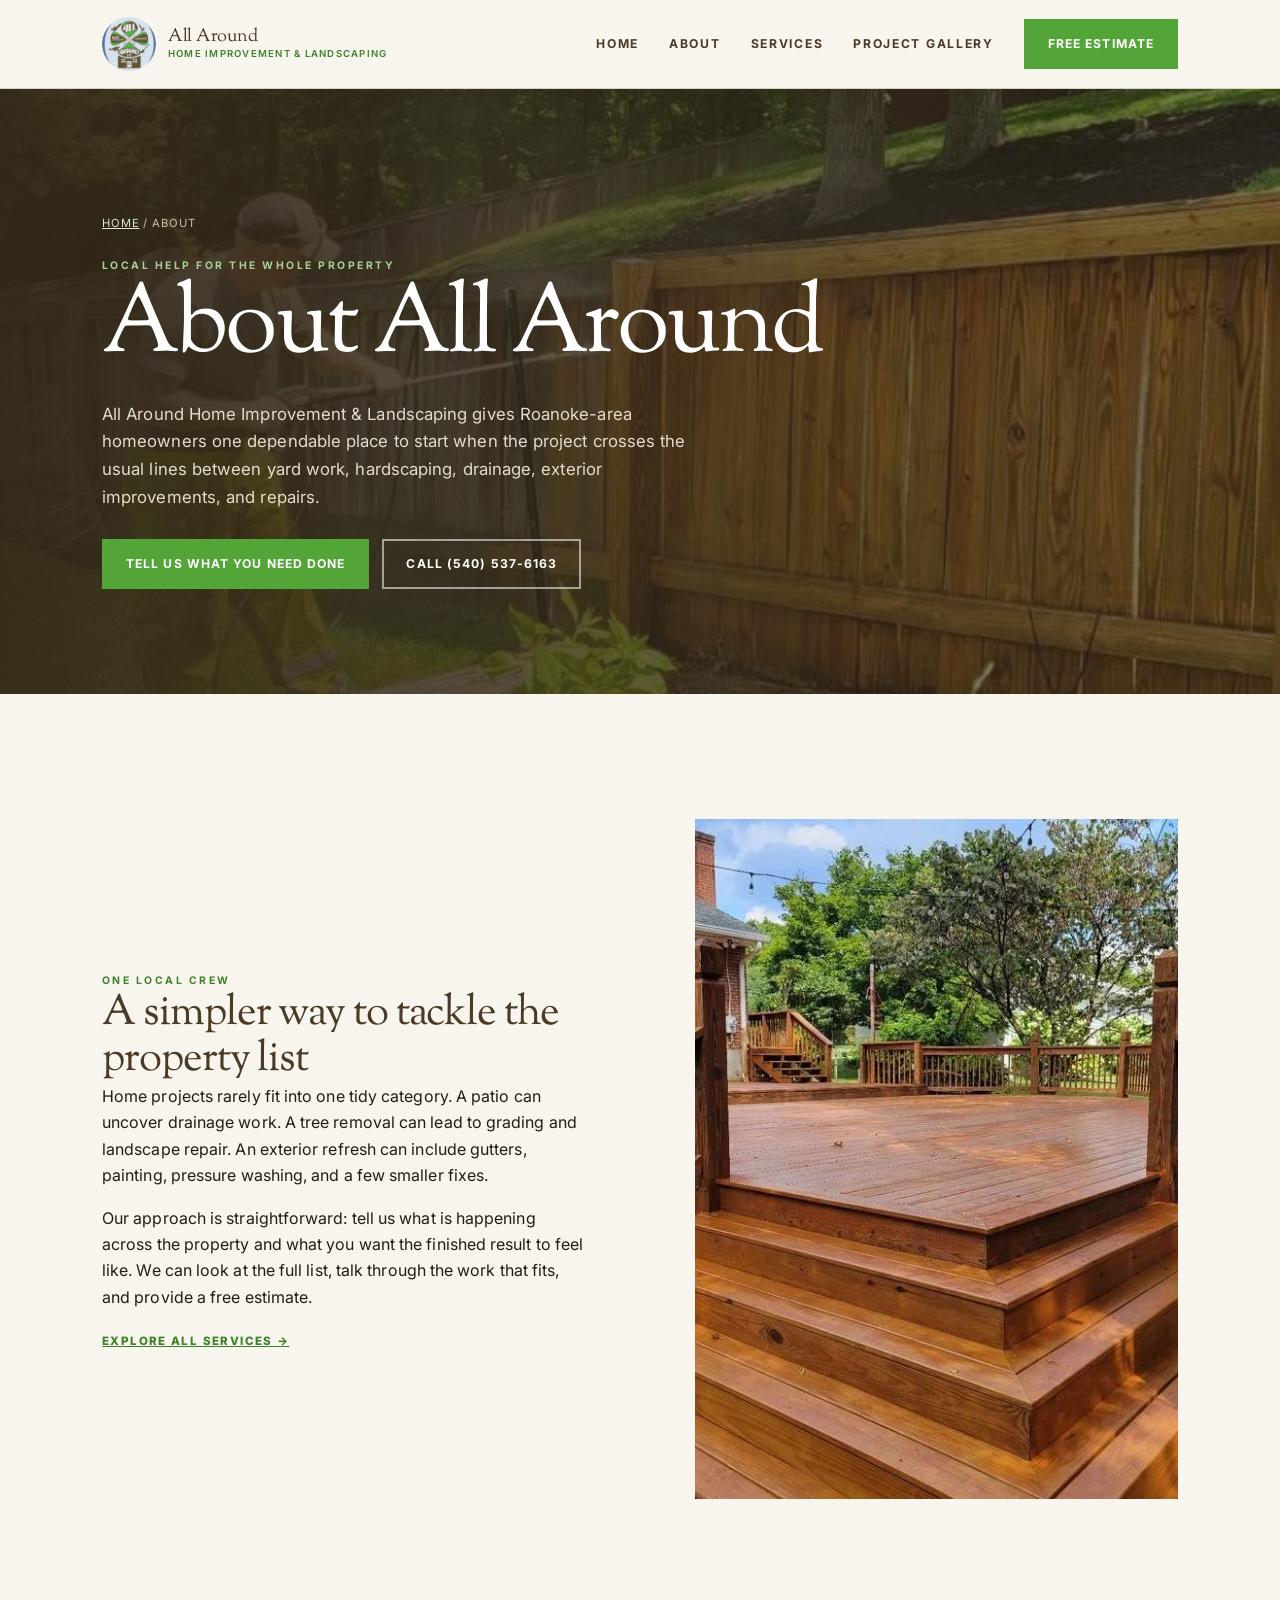
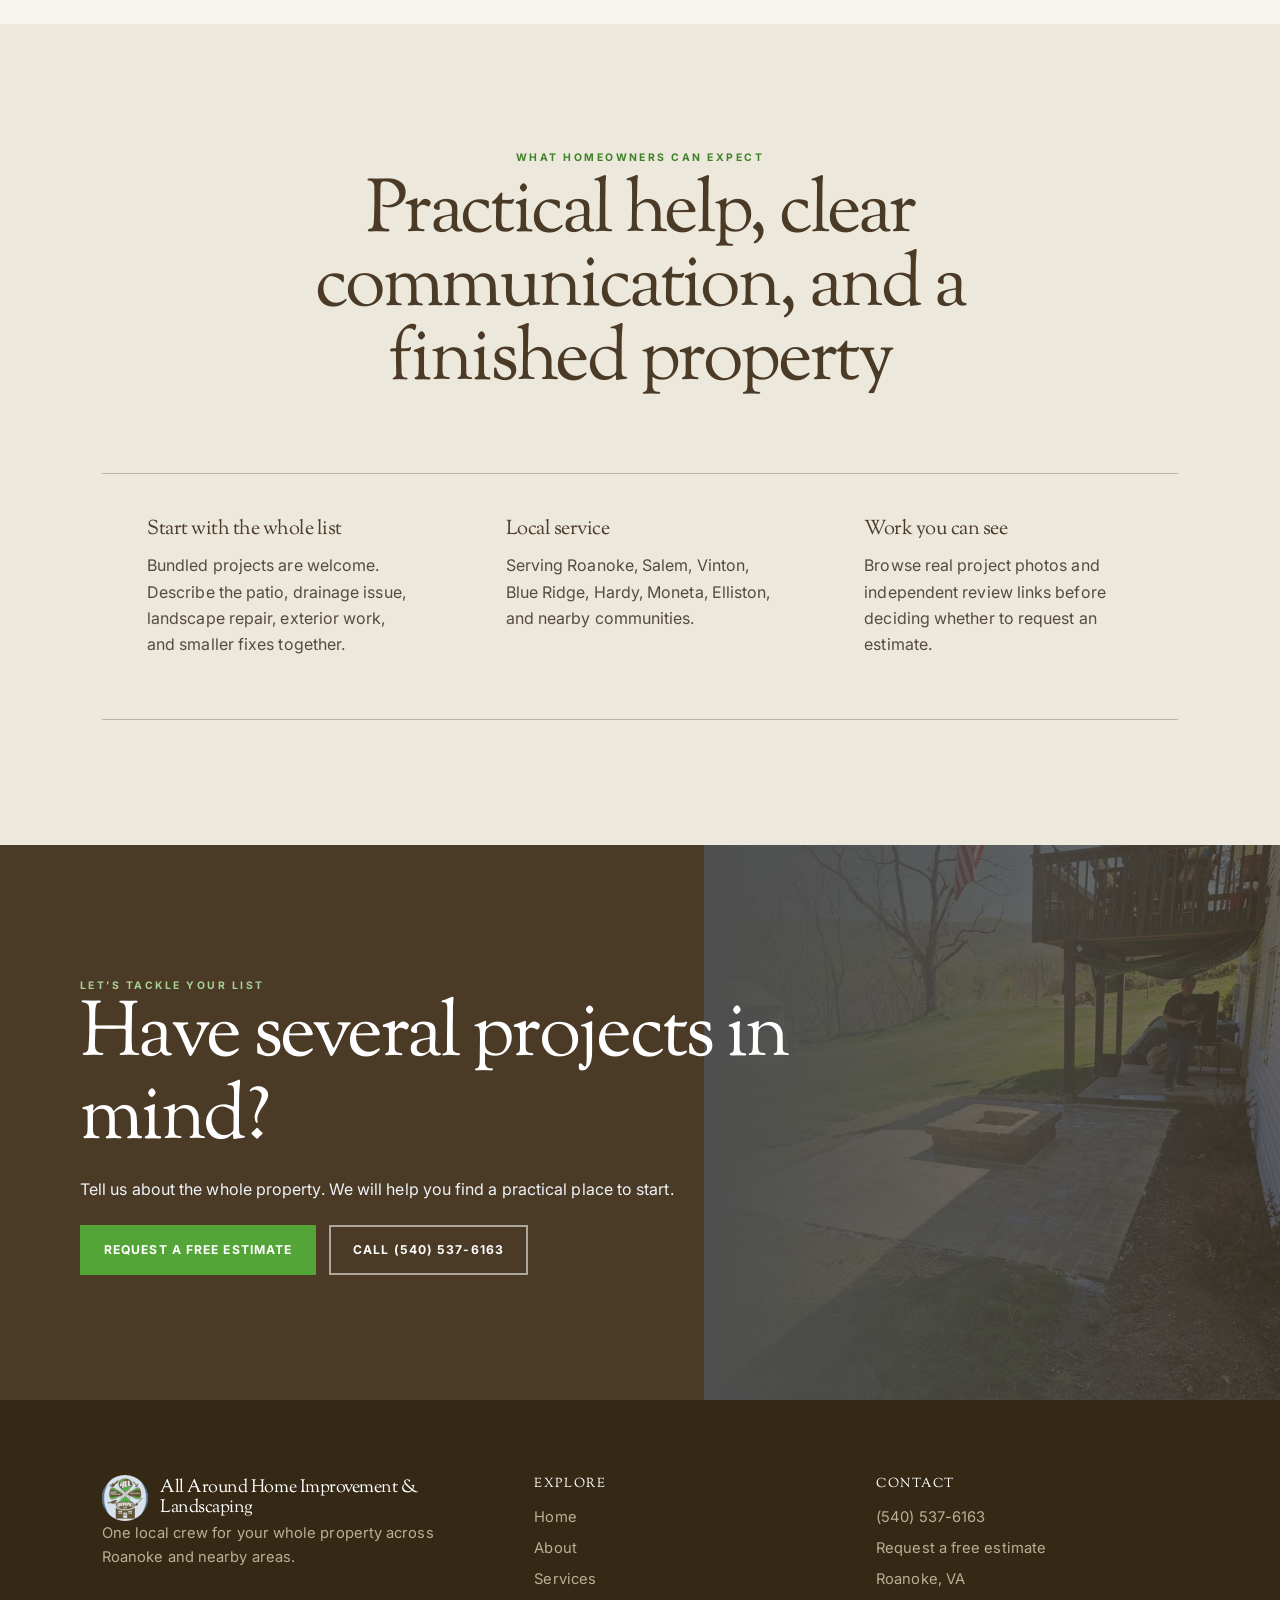
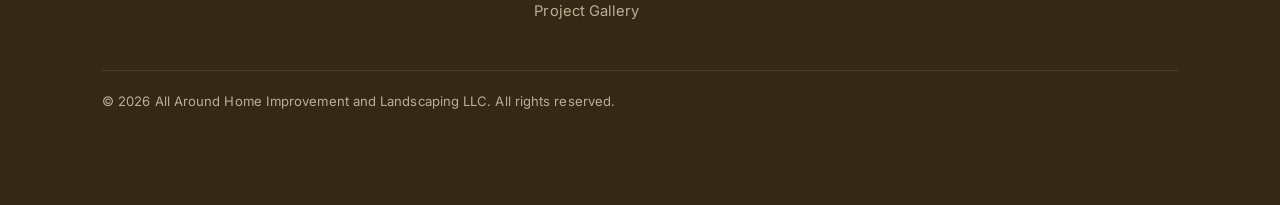
<file: about/index.html>
<!doctype html><html lang="en">
<head>
<!-- Google tag (gtag.js) -->
<script async src="https://www.googletagmanager.com/gtag/js?id=G-47WBF0ZFZ8"></script>
<script>
  window.dataLayer = window.dataLayer || [];
  function gtag(){dataLayer.push(arguments);}
  gtag('js', new Date());
  gtag('config', 'G-47WBF0ZFZ8');
</script>
<script defer src="/phone-click-tracking.js"></script>
<meta charset="utf-8"><meta name="viewport" content="width=device-width,initial-scale=1"><title>About All Around | Roanoke Home Improvement &amp; Landscaping</title><meta name="description" content="Learn about All Around Home Improvement & Landscaping, one local crew helping Roanoke-area homeowners care for and improve their whole property."><link rel="canonical" href="https://allaroundroanoke.com/about/"><link rel="icon" href="../images/logo.png"><link rel="preconnect" href="https://fonts.googleapis.com"><link rel="preconnect" href="https://fonts.gstatic.com" crossorigin><link href="https://fonts.googleapis.com/css2?family=Inter:wght@400;500;600;700;800&display=swap" rel="stylesheet"><link rel="stylesheet" href="../services/service-pages.css"><link rel="stylesheet" href="../services/service-refresh.css"><link rel="stylesheet" href="../services/earthbound-pass.css"><link rel="stylesheet" href="../services/earthbound-fonts.css"></head><body class="inner-page">
<header><div class="wrap nav"><a class="brand" href="../"><img src="../images/logo.png" alt="All Around Home Improvement and Landscaping logo"><span class="brand-name">All Around<small>Home Improvement &amp; Landscaping</small></span></a><nav class="nav-links" id="nav" aria-label="Main navigation"><a href="../">Home</a><a href="./" aria-current="page">About</a><a href="../services/">Services</a><a href="../gallery/">Project Gallery</a><a class="btn btn-primary" href="../contact/">Free Estimate</a></nav><button class="menu-button" type="button" aria-label="Open menu" aria-expanded="false" aria-controls="nav">☰</button></div></header>
<main><section class="hero"><div class="wrap hero-inner"><div class="crumbs"><a href="../">Home</a> / About</div><span class="eyebrow dark">Local help for the whole property</span><h1>About All Around</h1><p>All Around Home Improvement &amp; Landscaping gives Roanoke-area homeowners one dependable place to start when the project crosses the usual lines between yard work, hardscaping, drainage, exterior improvements, and repairs.</p><div class="actions"><a class="btn btn-primary" href="../contact/">Tell us what you need done</a><a class="btn btn-light" href="tel:+15405376163">Call (540) 537-6163</a></div></div></section>
<section class="section"><div class="wrap story-grid"><div><span class="eyebrow">One local crew</span><h2>A simpler way to tackle the property list</h2><p>Home projects rarely fit into one tidy category. A patio can uncover drainage work. A tree removal can lead to grading and landscape repair. An exterior refresh can include gutters, painting, pressure washing, and a few smaller fixes.</p><p>Our approach is straightforward: tell us what is happening across the property and what you want the finished result to feel like. We can look at the full list, talk through the work that fits, and provide a free estimate.</p><a class="text-link" href="../services/">Explore all services →</a></div><img src="../images/project-3.jpg" alt="Completed wood deck and outdoor steps by All Around in the Roanoke, VA area" loading="lazy" width="700" height="700"></div></section>
<section class="section alt"><div class="wrap"><div class="intro"><span class="eyebrow">What homeowners can expect</span><h2>Practical help, clear communication, and a finished property</h2></div><div class="values"><article class="value"><h3>Start with the whole list</h3><p>Bundled projects are welcome. Describe the patio, drainage issue, landscape repair, exterior work, and smaller fixes together.</p></article><article class="value"><h3>Local service</h3><p>Serving Roanoke, Salem, Vinton, Blue Ridge, Hardy, Moneta, Elliston, and nearby communities.</p></article><article class="value"><h3>Work you can see</h3><p>Browse real project photos and independent review links before deciding whether to request an estimate.</p></article></div></div></section>
<section class="cta"><div class="wrap section"><span class="eyebrow dark">Let’s tackle your list</span><h2>Have several projects in mind?</h2><p>Tell us about the whole property. We will help you find a practical place to start.</p><div class="actions"><a class="btn btn-primary" href="../contact/">Request a free estimate</a><a class="btn btn-light" href="tel:+15405376163">Call (540) 537-6163</a></div></div></section></main>
<footer><div class="wrap"><div class="foot"><div><div class="foot-logo"><img src="../images/logo.png" alt=""><h2>All Around Home Improvement &amp; Landscaping</h2></div><p>One local crew for your whole property across Roanoke and nearby areas.</p></div><div><h3>Explore</h3><ul><li><a href="../">Home</a></li><li><a href="./">About</a></li><li><a href="../services/">Services</a></li><li><a href="../gallery/">Project Gallery</a></li></ul></div><div><h3>Contact</h3><ul><li><a href="tel:+15405376163">(540) 537-6163</a></li><li><a href="../contact/">Request a free estimate</a></li><li>Roanoke, VA</li></ul></div></div><div class="legal">© <span class="year"></span> All Around Home Improvement and Landscaping LLC. All rights reserved.</div></div></footer><div class="call-bar"><a href="tel:+15405376163">Call (540) 537-6163</a></div><script>document.querySelector('.year').textContent=new Date().getFullYear();const b=document.querySelector('.menu-button'),n=document.querySelector('#nav');b.addEventListener('click',()=>{const o=n.classList.toggle('open');b.setAttribute('aria-expanded',o)});</script></body></html>
</file>
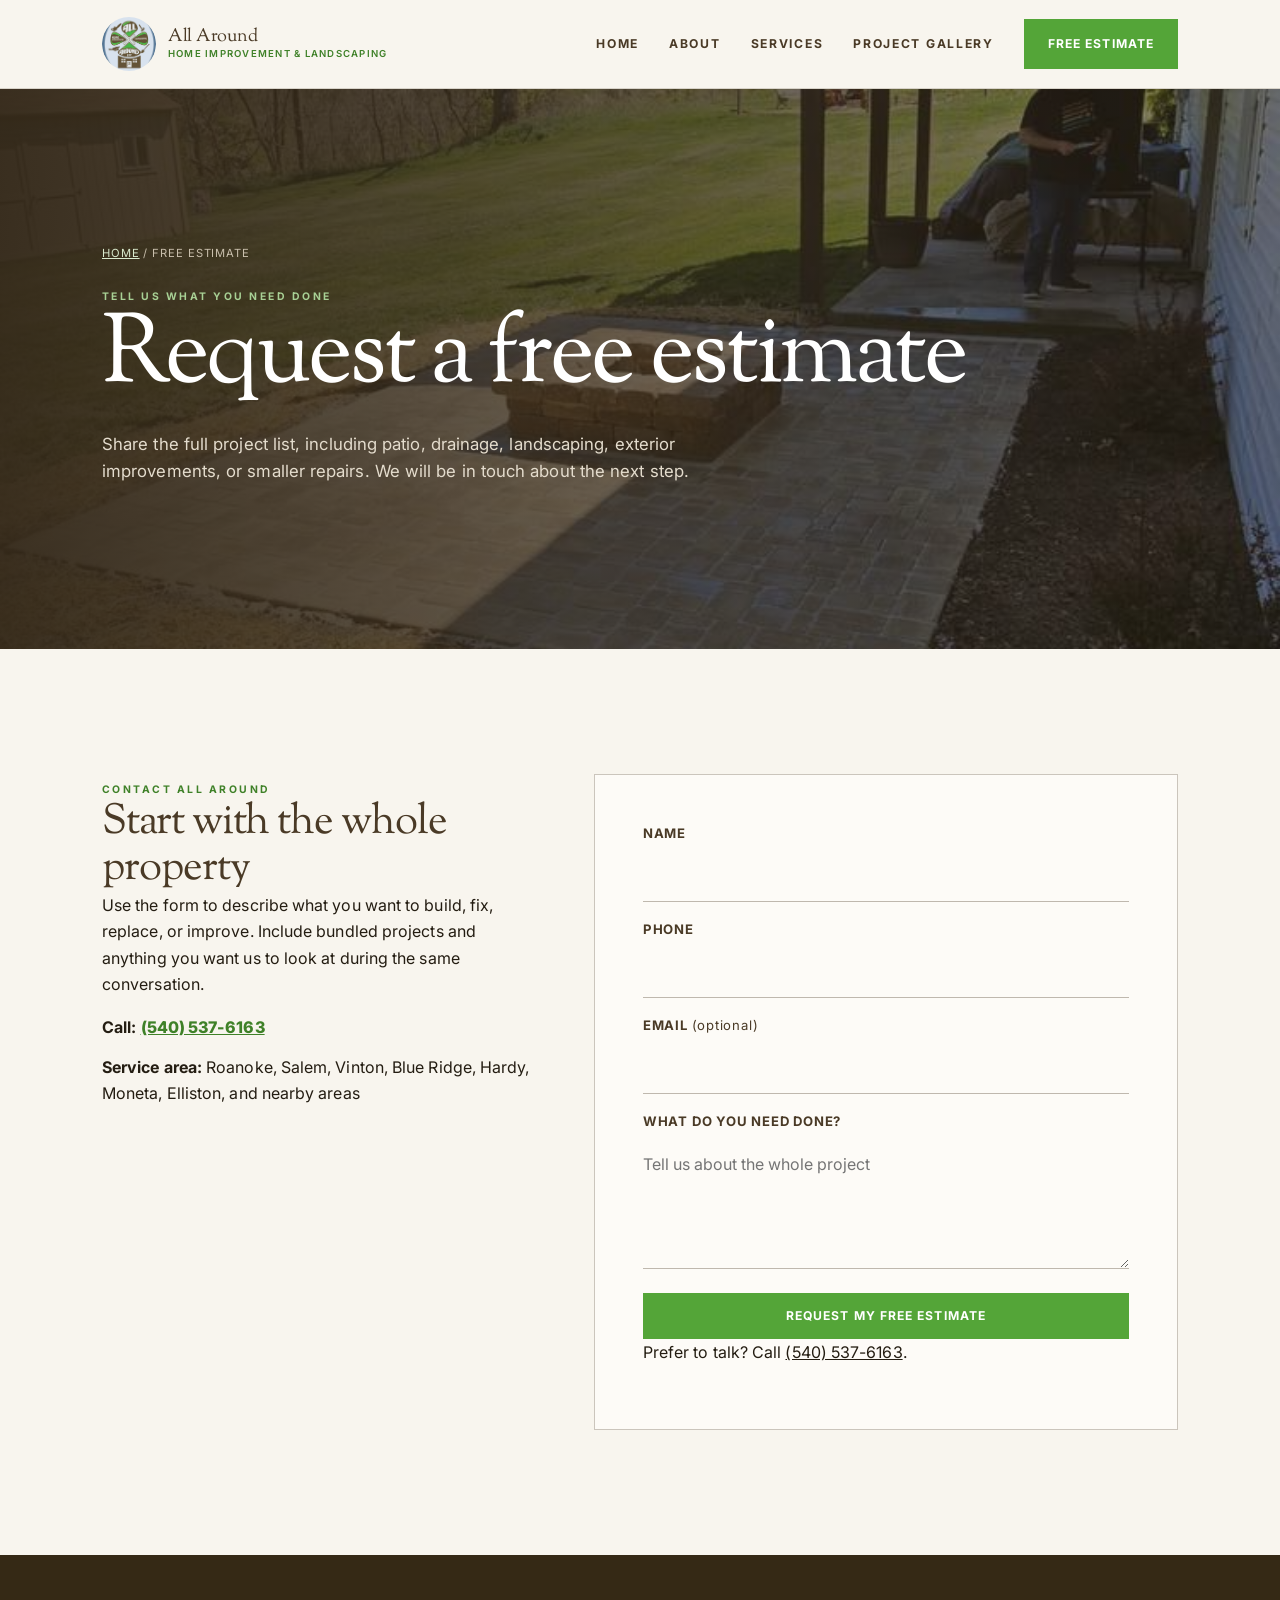
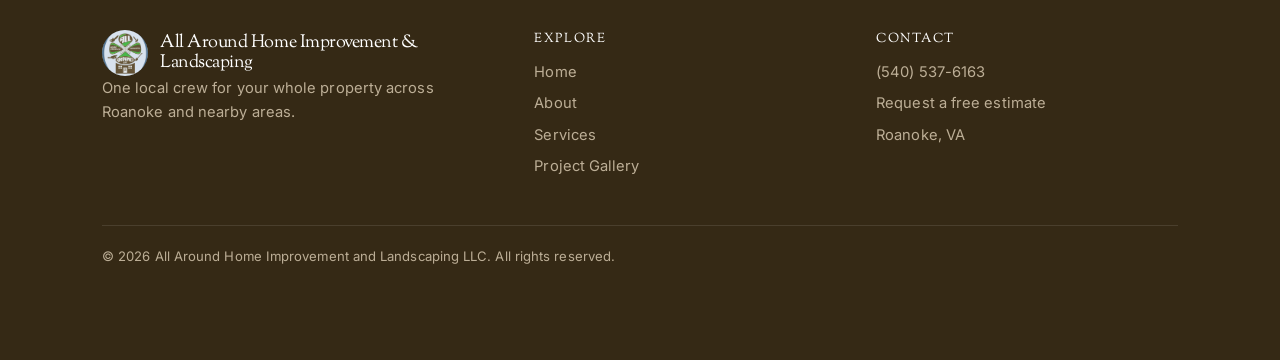
<file: contact/index.html>
<!doctype html><html lang="en">
<head>
<!-- Google tag (gtag.js) -->
<script async src="https://www.googletagmanager.com/gtag/js?id=G-47WBF0ZFZ8"></script>
<script>
  window.dataLayer = window.dataLayer || [];
  function gtag(){dataLayer.push(arguments);}
  gtag('js', new Date());
  gtag('config', 'G-47WBF0ZFZ8');
</script>
<script defer src="/phone-click-tracking.js"></script>
<meta charset="utf-8"><meta name="viewport" content="width=device-width,initial-scale=1"><title>Request a Free Estimate | All Around Roanoke, VA</title><meta name="description" content="Tell All Around what you need done at your Roanoke-area property or call (540) 537-6163 to request a free estimate."><link rel="canonical" href="https://allaroundroanoke.com/contact/"><link rel="icon" href="../images/logo.png"><link rel="preconnect" href="https://fonts.googleapis.com"><link rel="preconnect" href="https://fonts.gstatic.com" crossorigin><link href="https://fonts.googleapis.com/css2?family=Inter:wght@400;500;600;700;800&display=swap" rel="stylesheet"><link rel="stylesheet" href="../services/service-pages.css"><link rel="stylesheet" href="../services/service-refresh.css"><link rel="stylesheet" href="../services/earthbound-pass.css"><link rel="stylesheet" href="../services/earthbound-fonts.css"></head><body class="inner-page contact-page">
<header><div class="wrap nav"><a class="brand" href="../"><img src="../images/logo.png" alt="All Around Home Improvement and Landscaping logo"><span class="brand-name">All Around<small>Home Improvement &amp; Landscaping</small></span></a><nav class="nav-links" id="nav" aria-label="Main navigation"><a href="../">Home</a><a href="../about/">About</a><a href="../services/">Services</a><a href="../gallery/">Project Gallery</a><a class="btn btn-primary" href="./" aria-current="page">Free Estimate</a></nav><button class="menu-button" type="button" aria-label="Open menu" aria-expanded="false" aria-controls="nav">☰</button></div></header>
<main><section class="hero"><div class="wrap hero-inner"><div class="crumbs"><a href="../">Home</a> / Free Estimate</div><span class="eyebrow dark">Tell us what you need done</span><h1>Request a free estimate</h1><p>Share the full project list, including patio, drainage, landscaping, exterior improvements, or smaller repairs. We will be in touch about the next step.</p></div></section><section class="section"><div class="wrap estimate-grid"><div><span class="eyebrow">Contact All Around</span><h2>Start with the whole property</h2><p>Use the form to describe what you want to build, fix, replace, or improve. Include bundled projects and anything you want us to look at during the same conversation.</p><ul class="contact-list"><li><strong>Call:</strong> <a href="tel:+15405376163">(540) 537-6163</a></li><li><strong>Service area:</strong> Roanoke, Salem, Vinton, Blue Ridge, Hardy, Moneta, Elliston, and nearby areas</li></ul></div><form class="estimate-form" action="https://formspree.io/f/xykqzprk" method="POST" onsubmit="return submitEstimate(event)"><label for="estimate-name">Name</label><input id="estimate-name" name="name" type="text" required><label for="estimate-phone">Phone</label><input id="estimate-phone" name="phone" type="tel" required><label for="estimate-email">Email <span style="text-transform:none;font-weight:400">(optional)</span></label><input id="estimate-email" name="email" type="email"><label for="estimate-message">What do you need done?</label><textarea id="estimate-message" name="message" placeholder="Tell us about the whole project"></textarea><input type="text" name="_gotcha" tabindex="-1" autocomplete="off" style="display:none" aria-hidden="true"><input type="hidden" name="_subject" value="New free estimate request | allaroundroanoke.com"><button class="btn btn-primary" type="submit">Request My Free Estimate</button><p id="form-note">Prefer to talk? Call <a href="tel:+15405376163">(540) 537-6163</a>.</p></form></div></section></main>
<footer><div class="wrap"><div class="foot"><div><div class="foot-logo"><img src="../images/logo.png" alt=""><h2>All Around Home Improvement &amp; Landscaping</h2></div><p>One local crew for your whole property across Roanoke and nearby areas.</p></div><div><h3>Explore</h3><ul><li><a href="../">Home</a></li><li><a href="../about/">About</a></li><li><a href="../services/">Services</a></li><li><a href="../gallery/">Project Gallery</a></li></ul></div><div><h3>Contact</h3><ul><li><a href="tel:+15405376163">(540) 537-6163</a></li><li><a href="./">Request a free estimate</a></li><li>Roanoke, VA</li></ul></div></div><div class="legal">© <span class="year"></span> All Around Home Improvement and Landscaping LLC. All rights reserved.</div></div></footer><div class="call-bar"><a href="tel:+15405376163">Call (540) 537-6163</a></div><script>document.querySelector('.year').textContent=new Date().getFullYear();const b=document.querySelector('.menu-button'),n=document.querySelector('#nav');b.addEventListener('click',()=>{const o=n.classList.toggle('open');b.setAttribute('aria-expanded',o)});function submitEstimate(e){e.preventDefault();const f=e.target,btn=f.querySelector('button'),note=document.querySelector('#form-note');btn.disabled=true;btn.textContent='Sending…';fetch(f.action,{method:'POST',body:new FormData(f),headers:{Accept:'application/json'}}).then(r=>{if(r.ok){f.innerHTML='<h2>Thanks, we got it!</h2><p>We will be in touch shortly. Need us sooner? Call <a href="tel:+15405376163">(540) 537-6163</a>.</p>'}else{throw new Error()}}).catch(()=>{btn.disabled=false;btn.textContent='Request My Free Estimate';note.textContent='Something went wrong. Please call (540) 537-6163 or try again.'});return false}
/* Prefill the message when arriving from a service page, e.g. /contact/?project=porch.
   Whitelisted so only known project types can seed the field. */
(function(){var m=document.querySelector('#estimate-message');if(!m||m.value)return;
var k=new URLSearchParams(location.search).get('project');
var seeds={porch:'Porch project: ',patio:'Patio or hardscape project: ',drainage:'Yard drainage or grading: ',lawn:'Lawn care or landscaping: ',exterior:'Exterior repairs or improvements: ',tree:'Tree or stump removal: '};
if(k&&seeds[k]){m.value=seeds[k];m.setAttribute('data-prefilled',k);}})();</script></body></html>
</file>
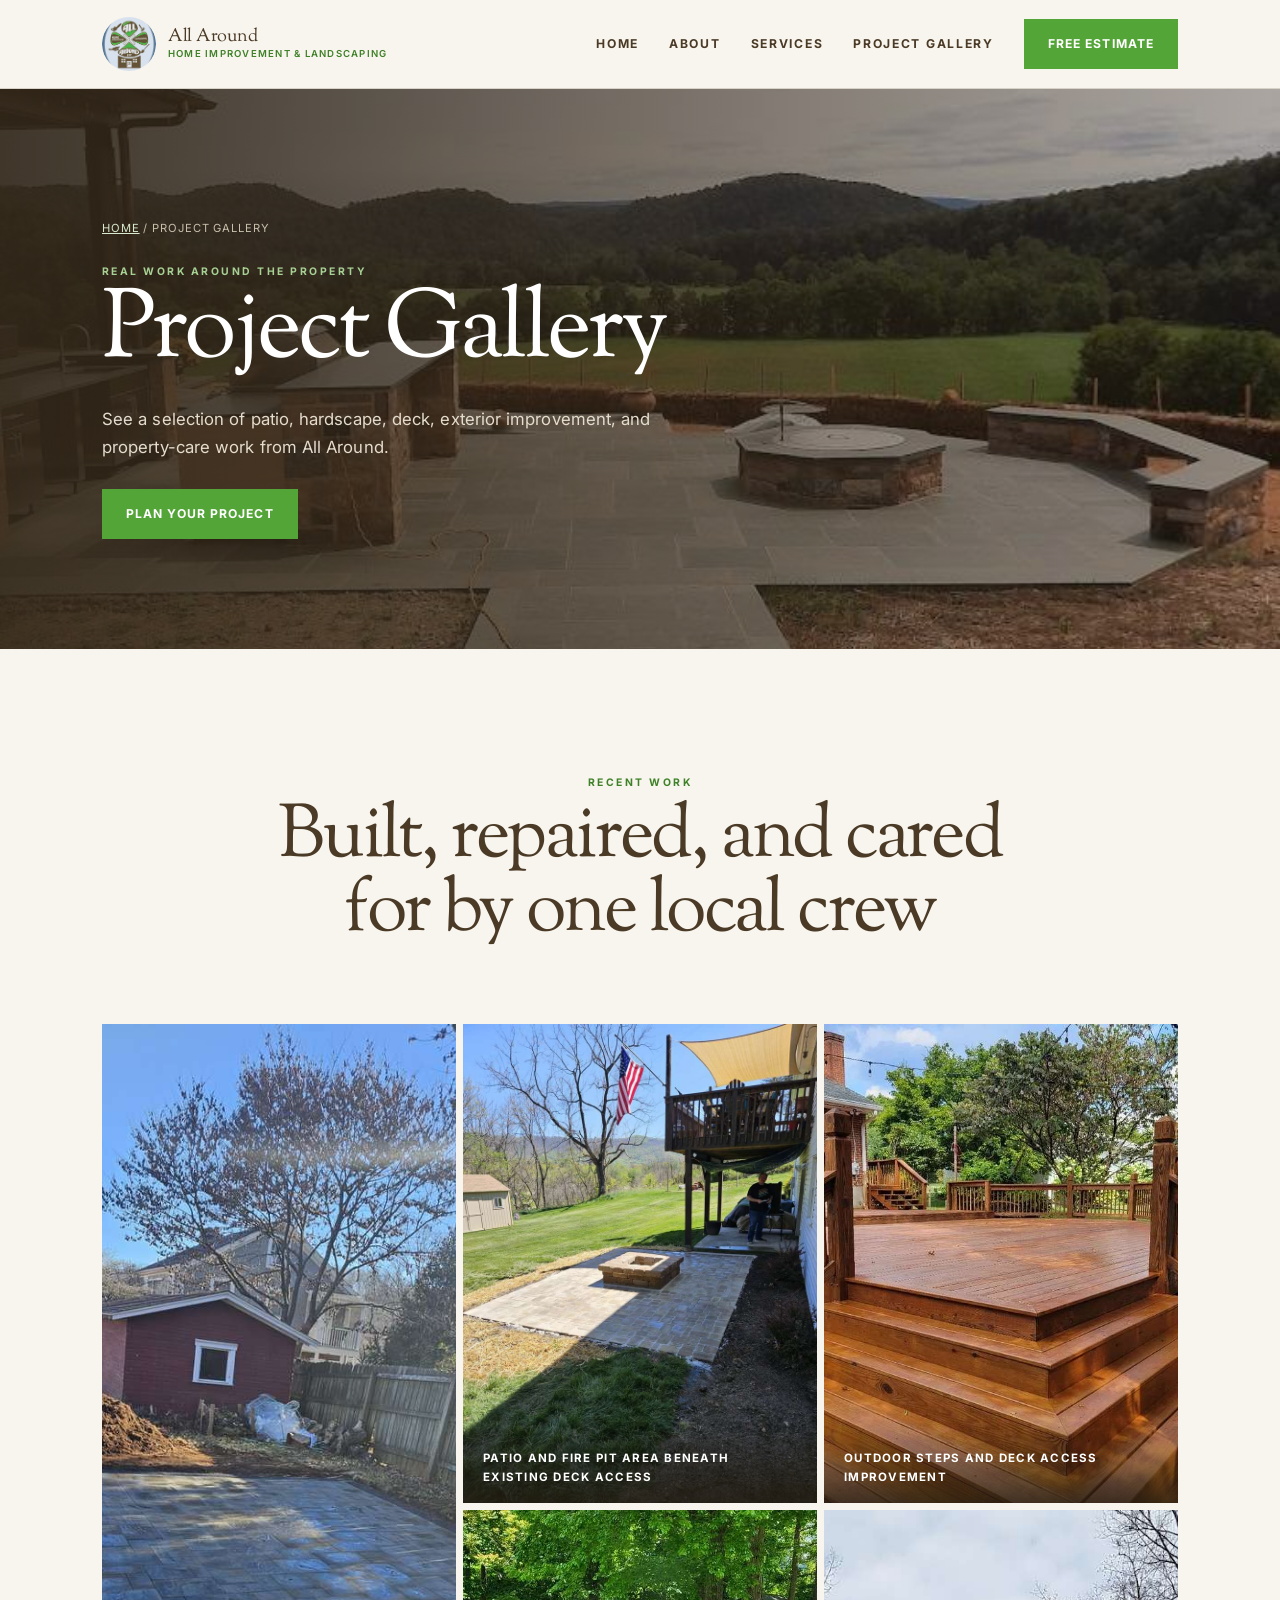
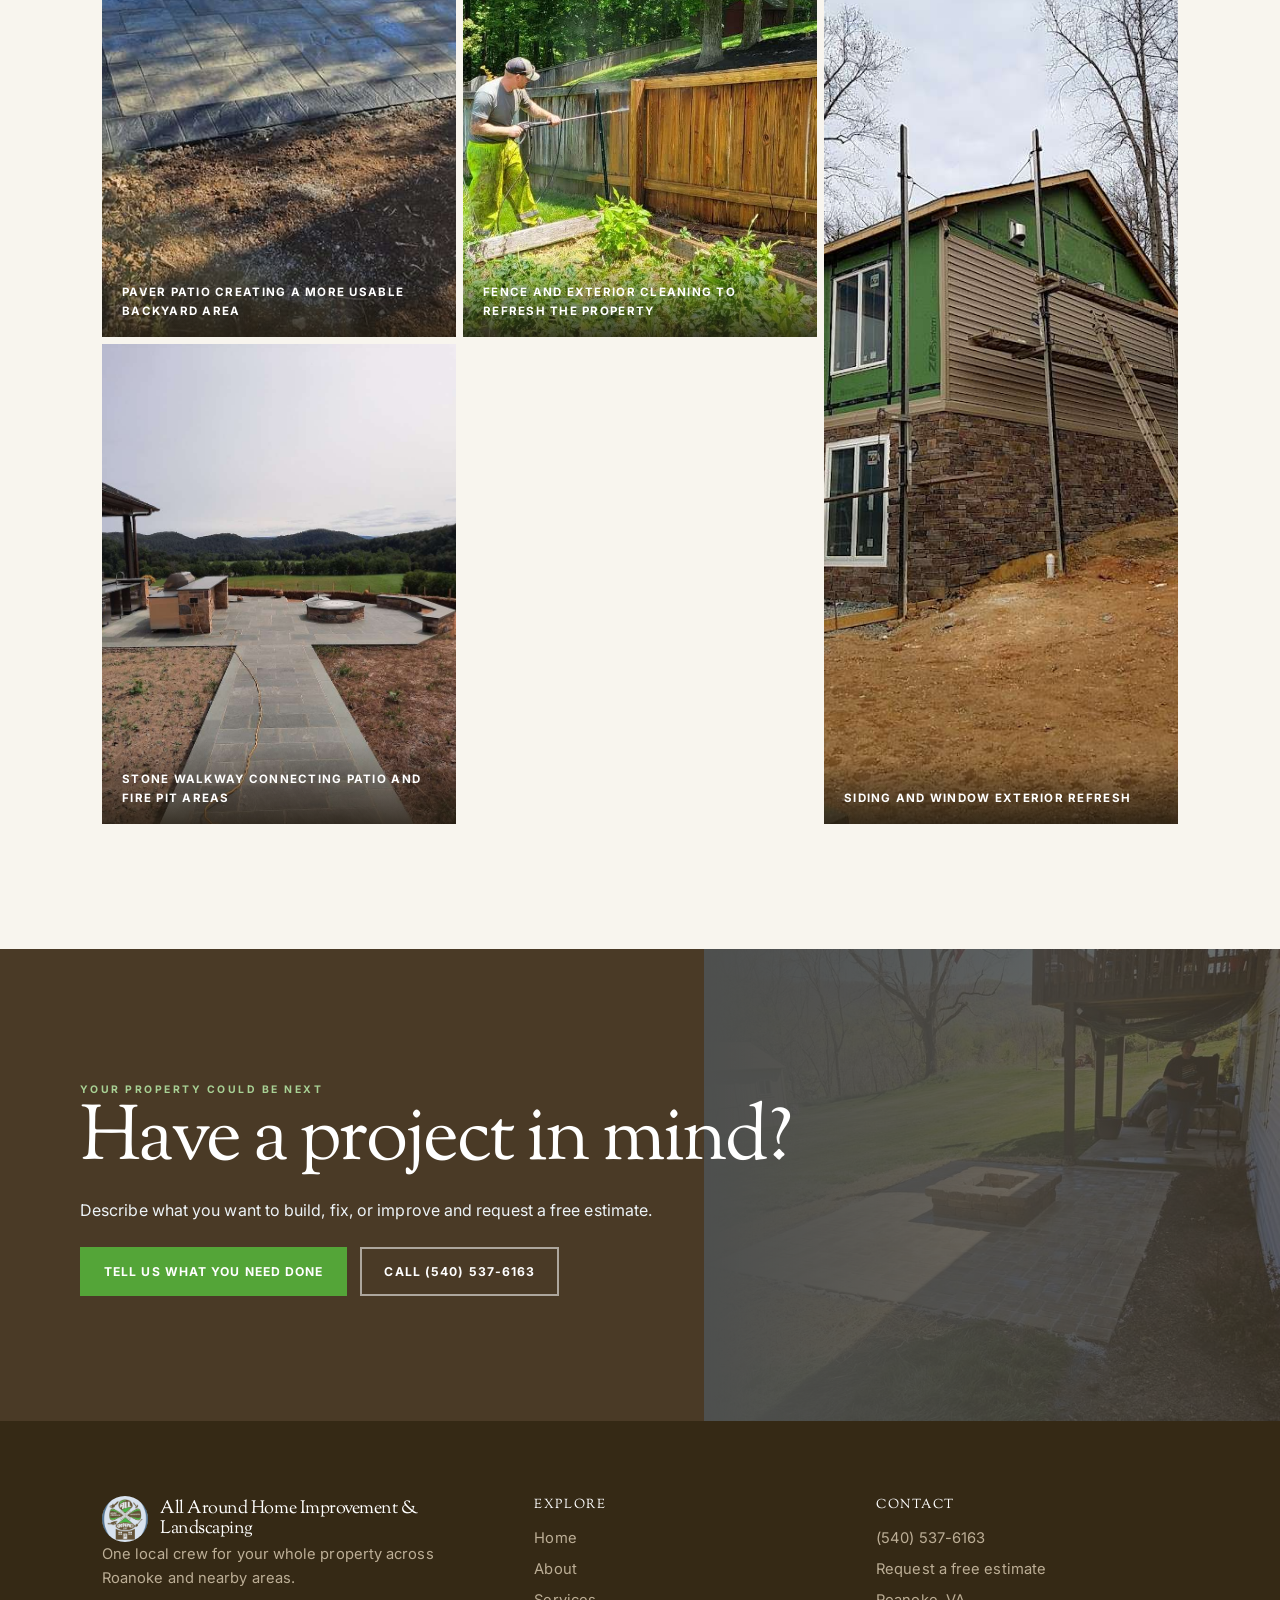
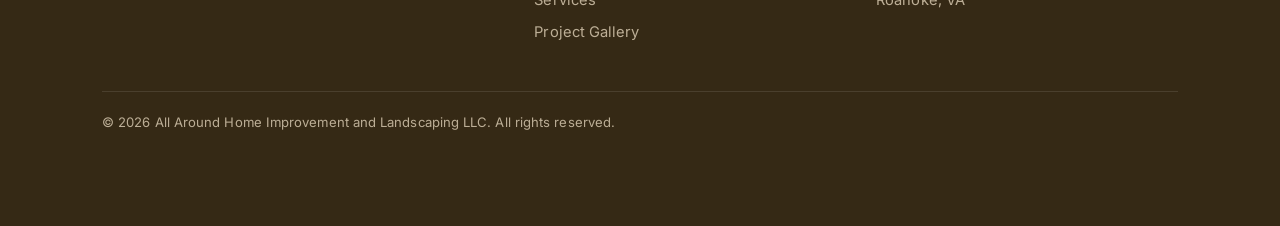
<file: gallery/index.html>
<!doctype html><html lang="en">
<head>
<!-- Google tag (gtag.js) -->
<script async src="https://www.googletagmanager.com/gtag/js?id=G-47WBF0ZFZ8"></script>
<script>
  window.dataLayer = window.dataLayer || [];
  function gtag(){dataLayer.push(arguments);}
  gtag('js', new Date());
  gtag('config', 'G-47WBF0ZFZ8');
</script>
<script defer src="/phone-click-tracking.js"></script>
<meta charset="utf-8"><meta name="viewport" content="width=device-width,initial-scale=1"><title>Project Gallery | All Around Roanoke, VA</title><meta name="description" content="See real patio, hardscape, deck, exterior improvement, and property-care projects from All Around in the Roanoke, VA area."><link rel="canonical" href="https://allaroundroanoke.com/gallery/"><link rel="icon" href="../images/logo.png"><link rel="preconnect" href="https://fonts.googleapis.com"><link rel="preconnect" href="https://fonts.gstatic.com" crossorigin><link href="https://fonts.googleapis.com/css2?family=Inter:wght@400;500;600;700;800&display=swap" rel="stylesheet"><link rel="stylesheet" href="../services/service-pages.css"><link rel="stylesheet" href="../services/service-refresh.css"><link rel="stylesheet" href="../services/earthbound-pass.css"><link rel="stylesheet" href="../services/earthbound-fonts.css"></head><body class="inner-page gallery-page">
<header><div class="wrap nav"><a class="brand" href="../"><img src="../images/logo.png" alt="All Around Home Improvement and Landscaping logo"><span class="brand-name">All Around<small>Home Improvement &amp; Landscaping</small></span></a><nav class="nav-links" id="nav" aria-label="Main navigation"><a href="../">Home</a><a href="../about/">About</a><a href="../services/">Services</a><a href="./" aria-current="page">Project Gallery</a><a class="btn btn-primary" href="../contact/">Free Estimate</a></nav><button class="menu-button" type="button" aria-label="Open menu" aria-expanded="false" aria-controls="nav">☰</button></div></header>
<main><section class="hero"><div class="wrap hero-inner"><div class="crumbs"><a href="../">Home</a> / Project Gallery</div><span class="eyebrow dark">Real work around the property</span><h1>Project Gallery</h1><p>See a selection of patio, hardscape, deck, exterior improvement, and property-care work from All Around.</p><a class="btn btn-primary" href="../contact/">Plan your project</a></div></section><section class="section"><div class="wrap"><div class="intro"><span class="eyebrow">Recent work</span><h2>Built, repaired, and cared for by one local crew</h2></div><div class="photo-grid"><figure><img src="../images/project-1.jpg" alt="Paver patio installed by All Around Home Improvement &amp; Landscaping in the Roanoke, VA area" loading="lazy" width="750" height="1000"><figcaption>Paver patio creating a more usable backyard area</figcaption></figure><figure><img src="../images/project-2.jpg" alt="Paver patio and fire pit area built by All Around Home Improvement &amp; Landscaping near Roanoke, VA" loading="lazy" width="750" height="1000"><figcaption>Patio and fire pit area beneath existing deck access</figcaption></figure><figure><img src="../images/project-3.jpg" alt="Wood deck and outdoor steps improved by All Around in the Roanoke, VA area" loading="lazy" width="700" height="700"><figcaption>Outdoor steps and deck access improvement</figcaption></figure><figure><img src="../images/project-4.jpg" alt="Fence and exterior cleaning project completed by All Around near Roanoke, VA" loading="lazy" width="700" height="700"><figcaption>Fence and exterior cleaning to refresh the property</figcaption></figure><figure><img src="../images/project-5.jpg" alt="Siding and window exterior improvement by All Around in the Roanoke area" loading="lazy" width="574" height="1020"><figcaption>Siding and window exterior refresh</figcaption></figure><figure><img src="../images/project-6.jpg" alt="Stone walkway, patio, and fire pit project by All Around near Roanoke, VA" loading="lazy" width="765" height="1020"><figcaption>Stone walkway connecting patio and fire pit areas</figcaption></figure></div></div></section><section class="cta"><div class="wrap section"><span class="eyebrow dark">Your property could be next</span><h2>Have a project in mind?</h2><p>Describe what you want to build, fix, or improve and request a free estimate.</p><div class="actions"><a class="btn btn-primary" href="../contact/">Tell us what you need done</a><a class="btn btn-light" href="tel:+15405376163">Call (540) 537-6163</a></div></div></section></main>
<footer><div class="wrap"><div class="foot"><div><div class="foot-logo"><img src="../images/logo.png" alt=""><h2>All Around Home Improvement &amp; Landscaping</h2></div><p>One local crew for your whole property across Roanoke and nearby areas.</p></div><div><h3>Explore</h3><ul><li><a href="../">Home</a></li><li><a href="../about/">About</a></li><li><a href="../services/">Services</a></li><li><a href="./">Project Gallery</a></li></ul></div><div><h3>Contact</h3><ul><li><a href="tel:+15405376163">(540) 537-6163</a></li><li><a href="../contact/">Request a free estimate</a></li><li>Roanoke, VA</li></ul></div></div><div class="legal">© <span class="year"></span> All Around Home Improvement and Landscaping LLC. All rights reserved.</div></div></footer><div class="call-bar"><a href="tel:+15405376163">Call (540) 537-6163</a></div><script>document.querySelector('.year').textContent=new Date().getFullYear();const b=document.querySelector('.menu-button'),n=document.querySelector('#nav');b.addEventListener('click',()=>{const o=n.classList.toggle('open');b.setAttribute('aria-expanded',o)});</script></body></html>
</file>
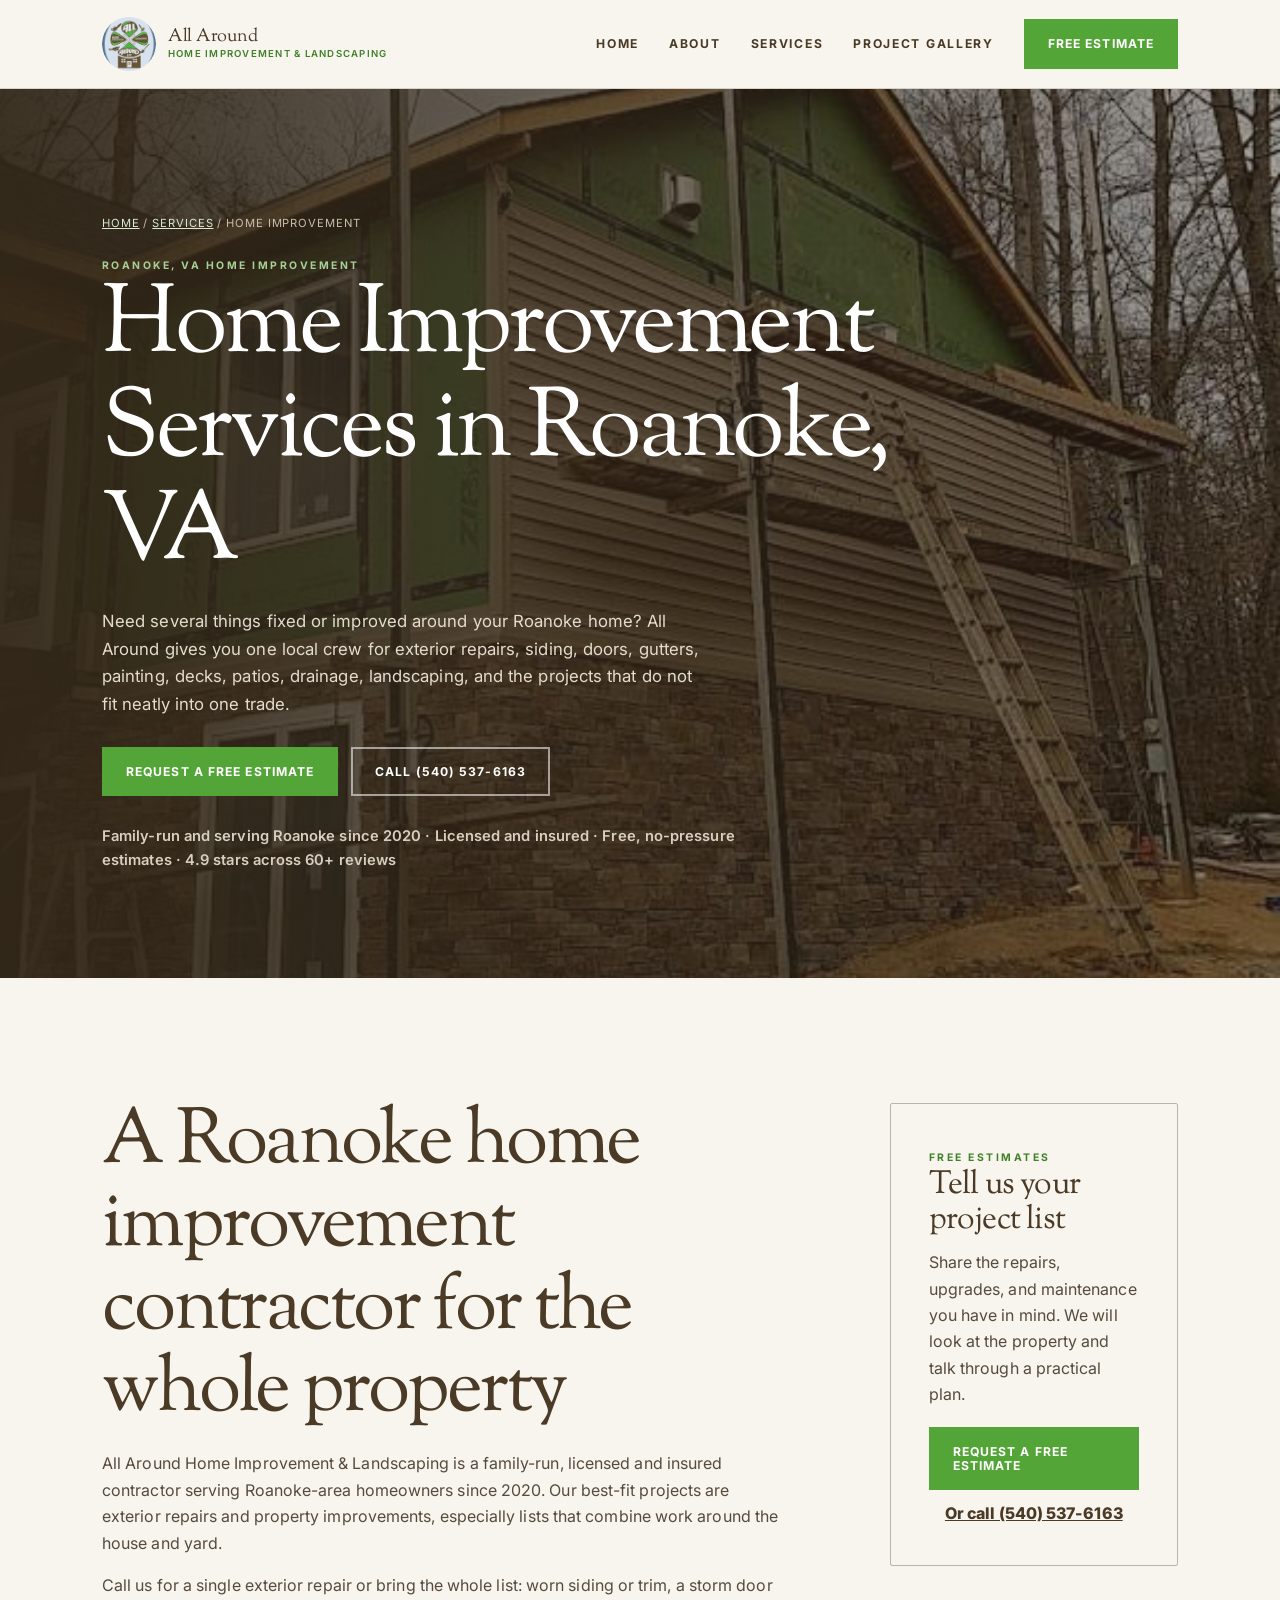
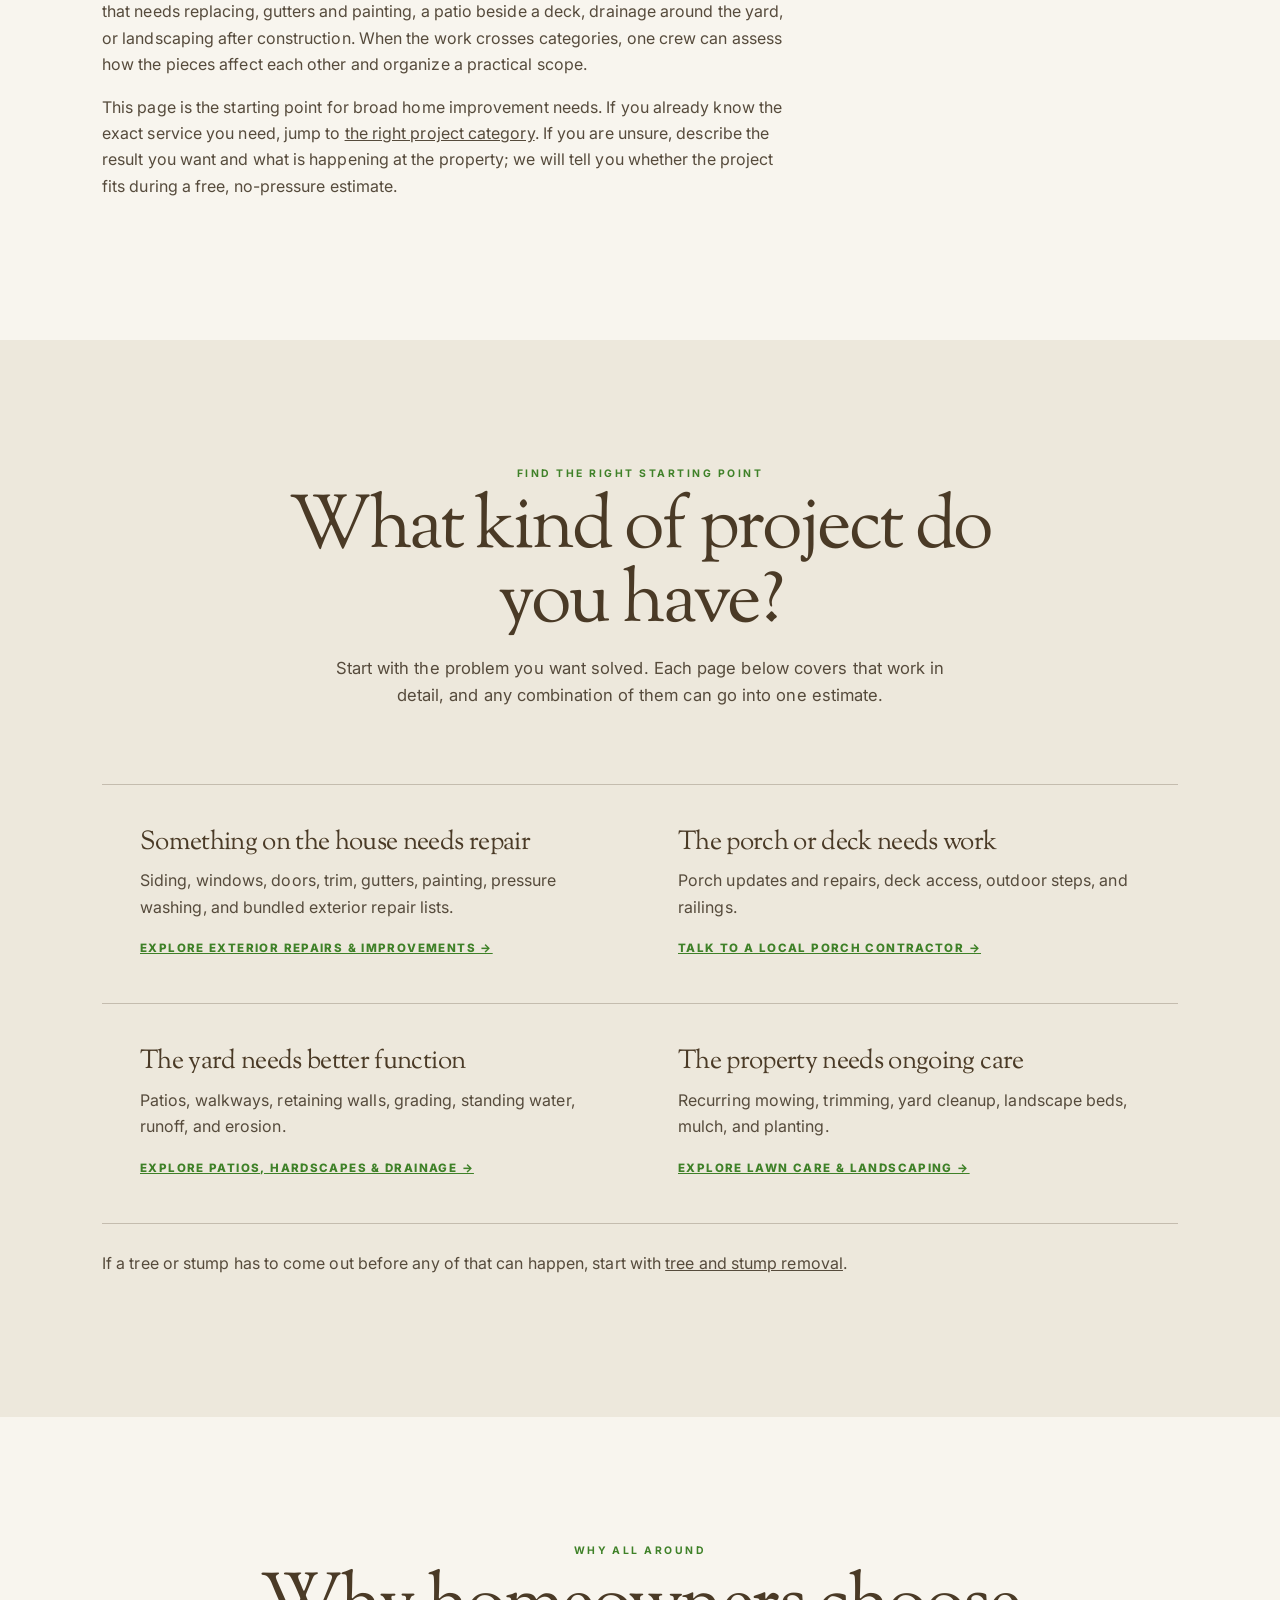
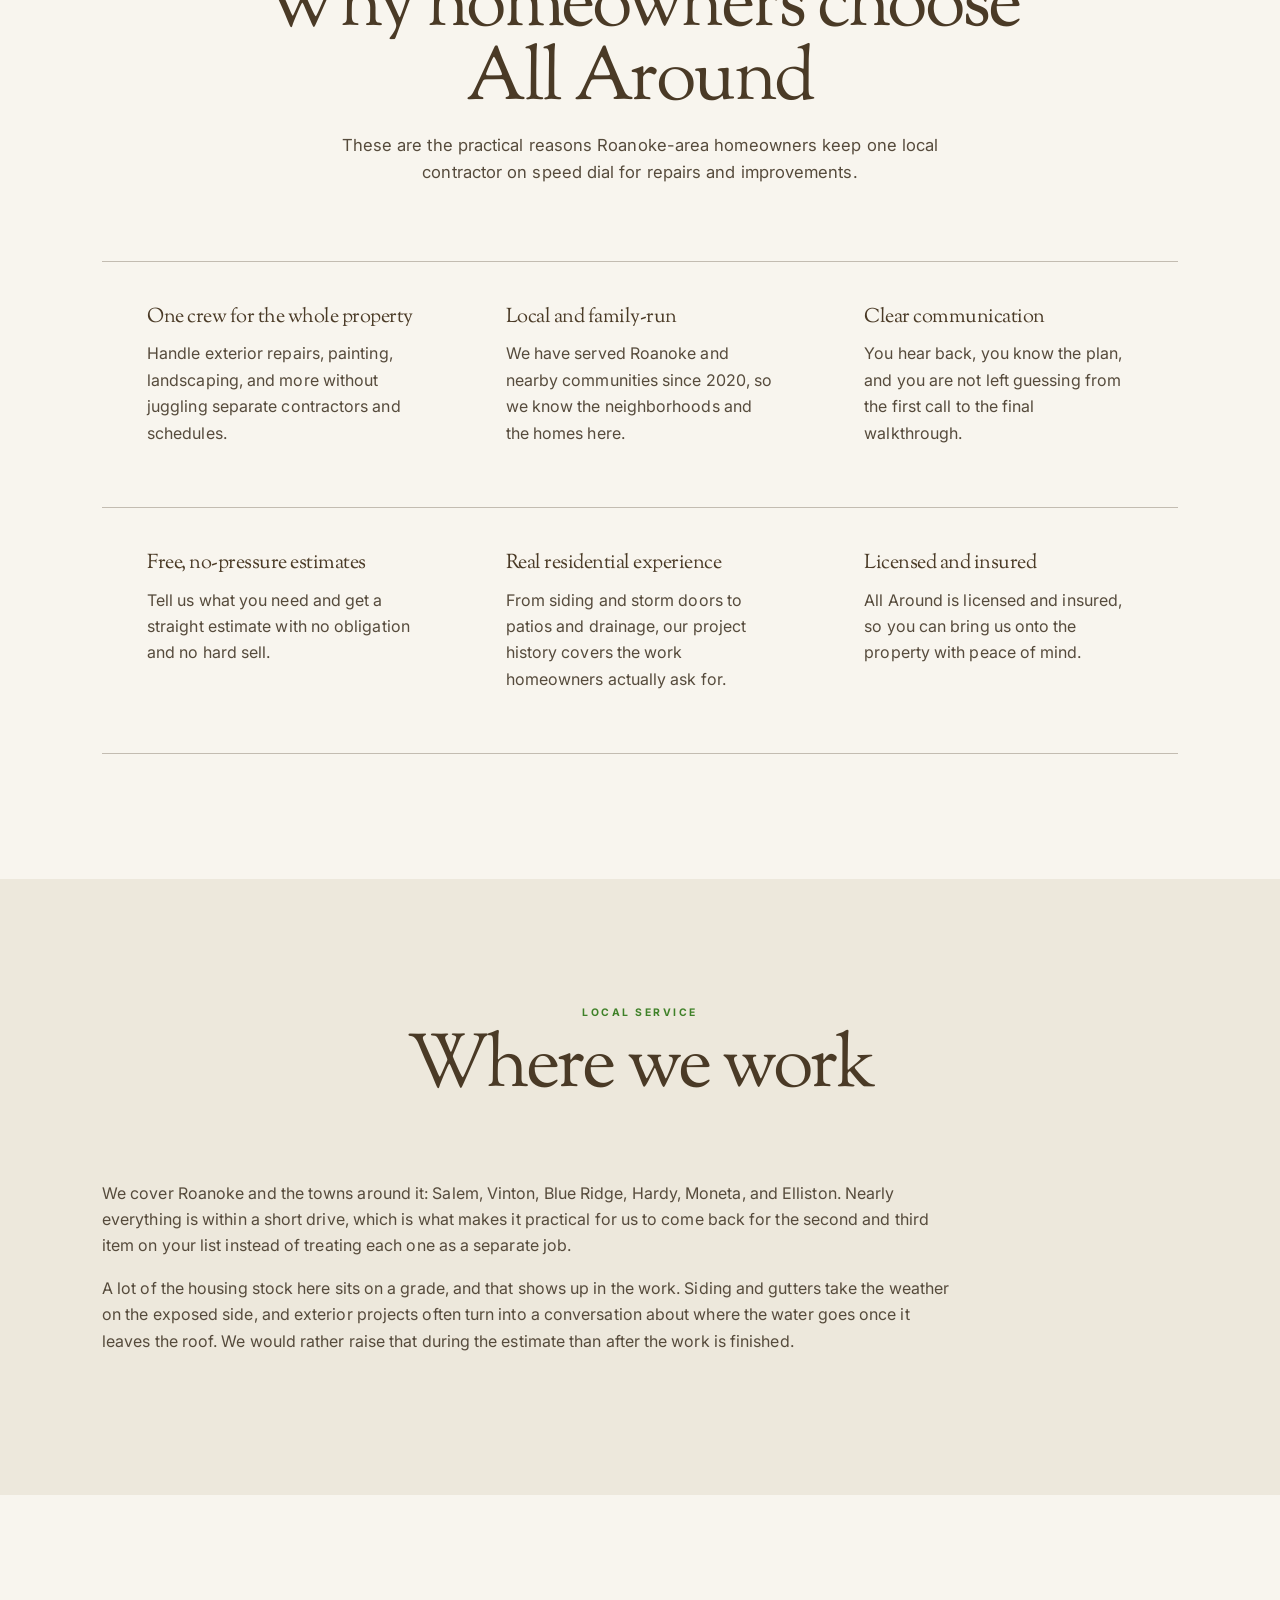
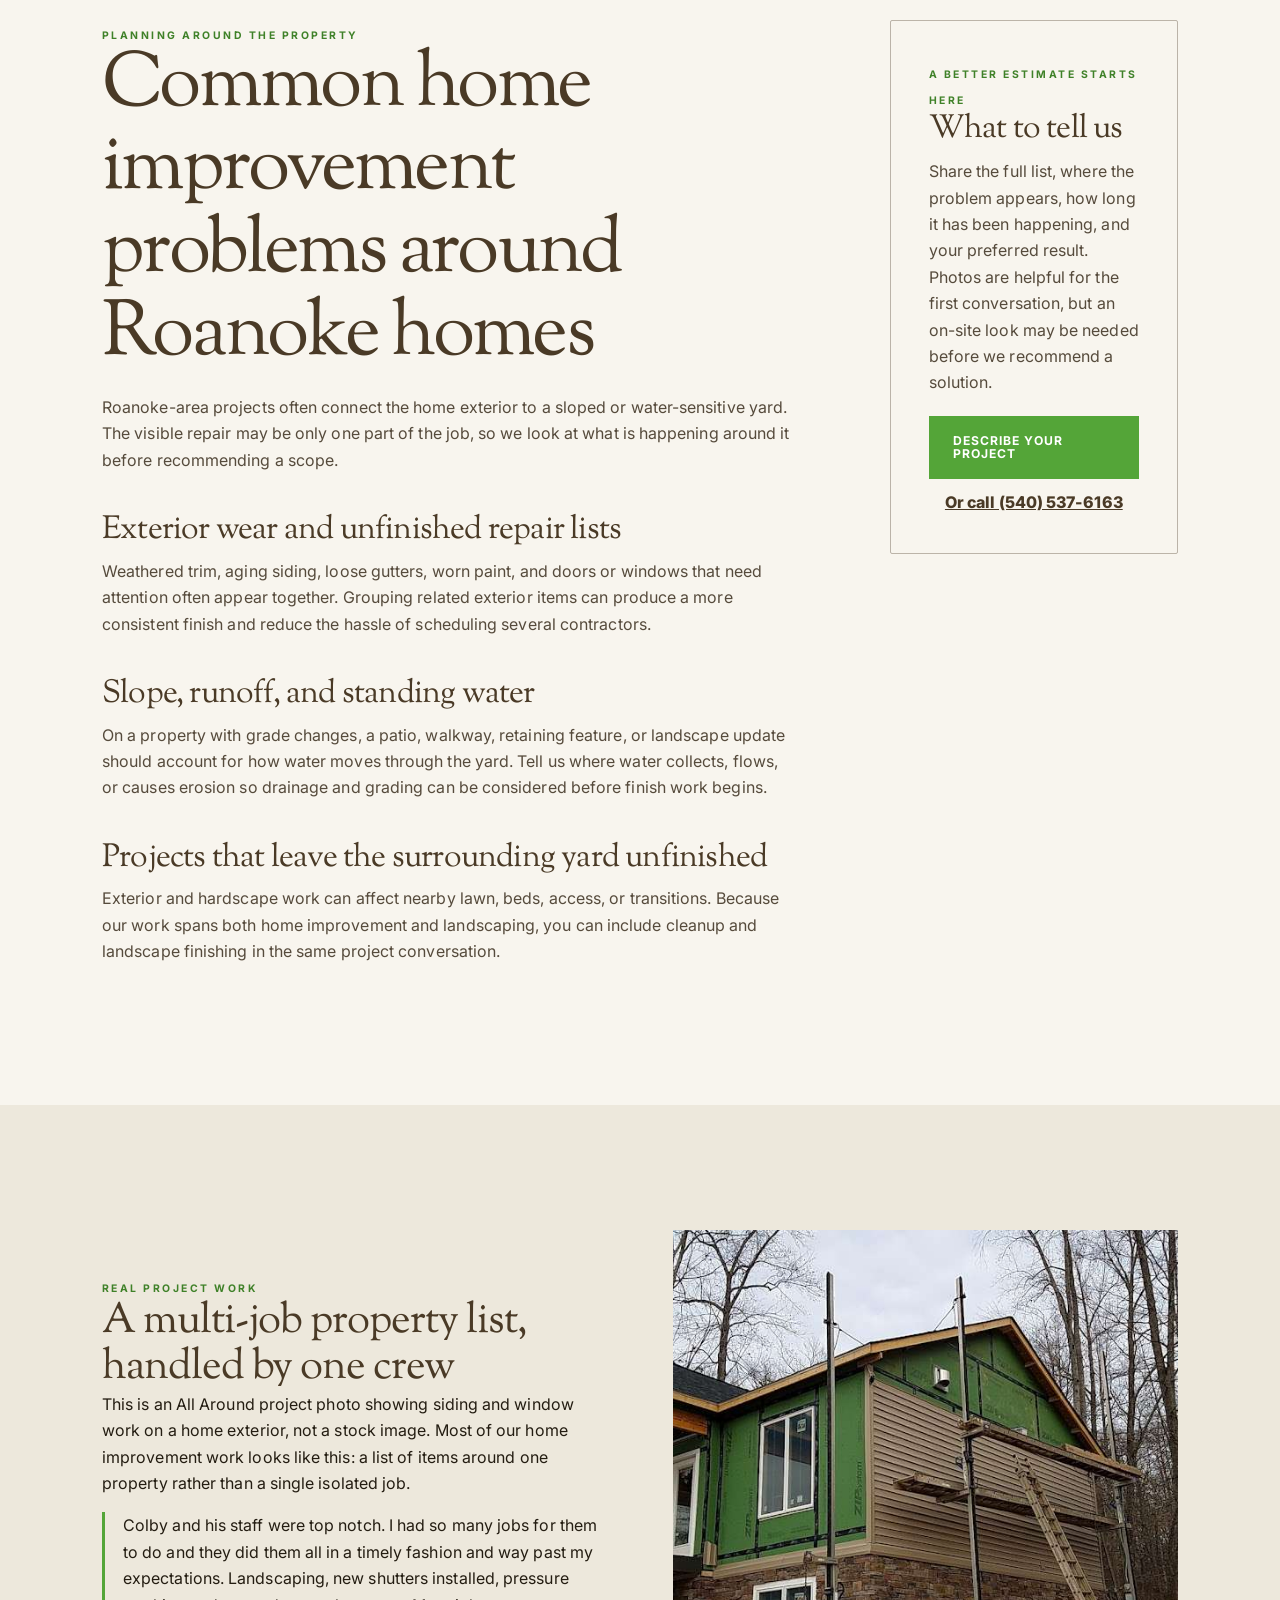
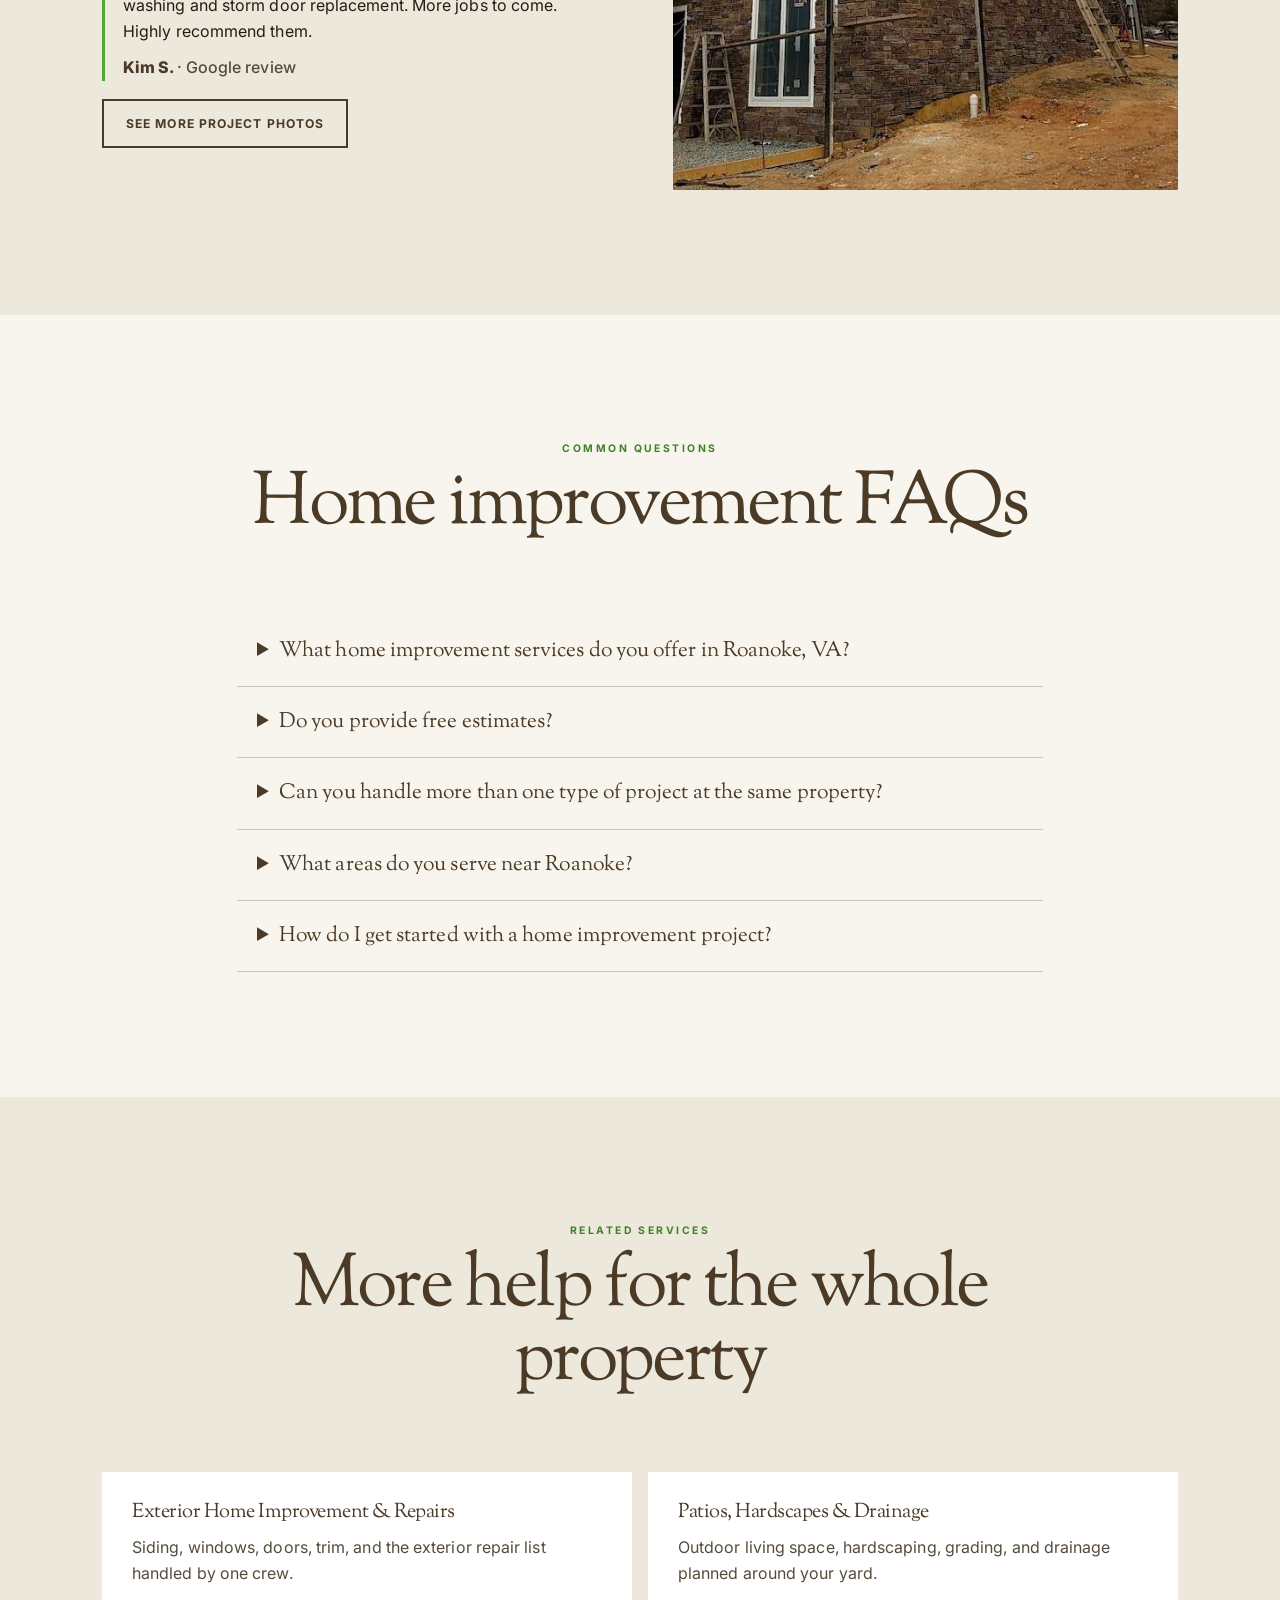
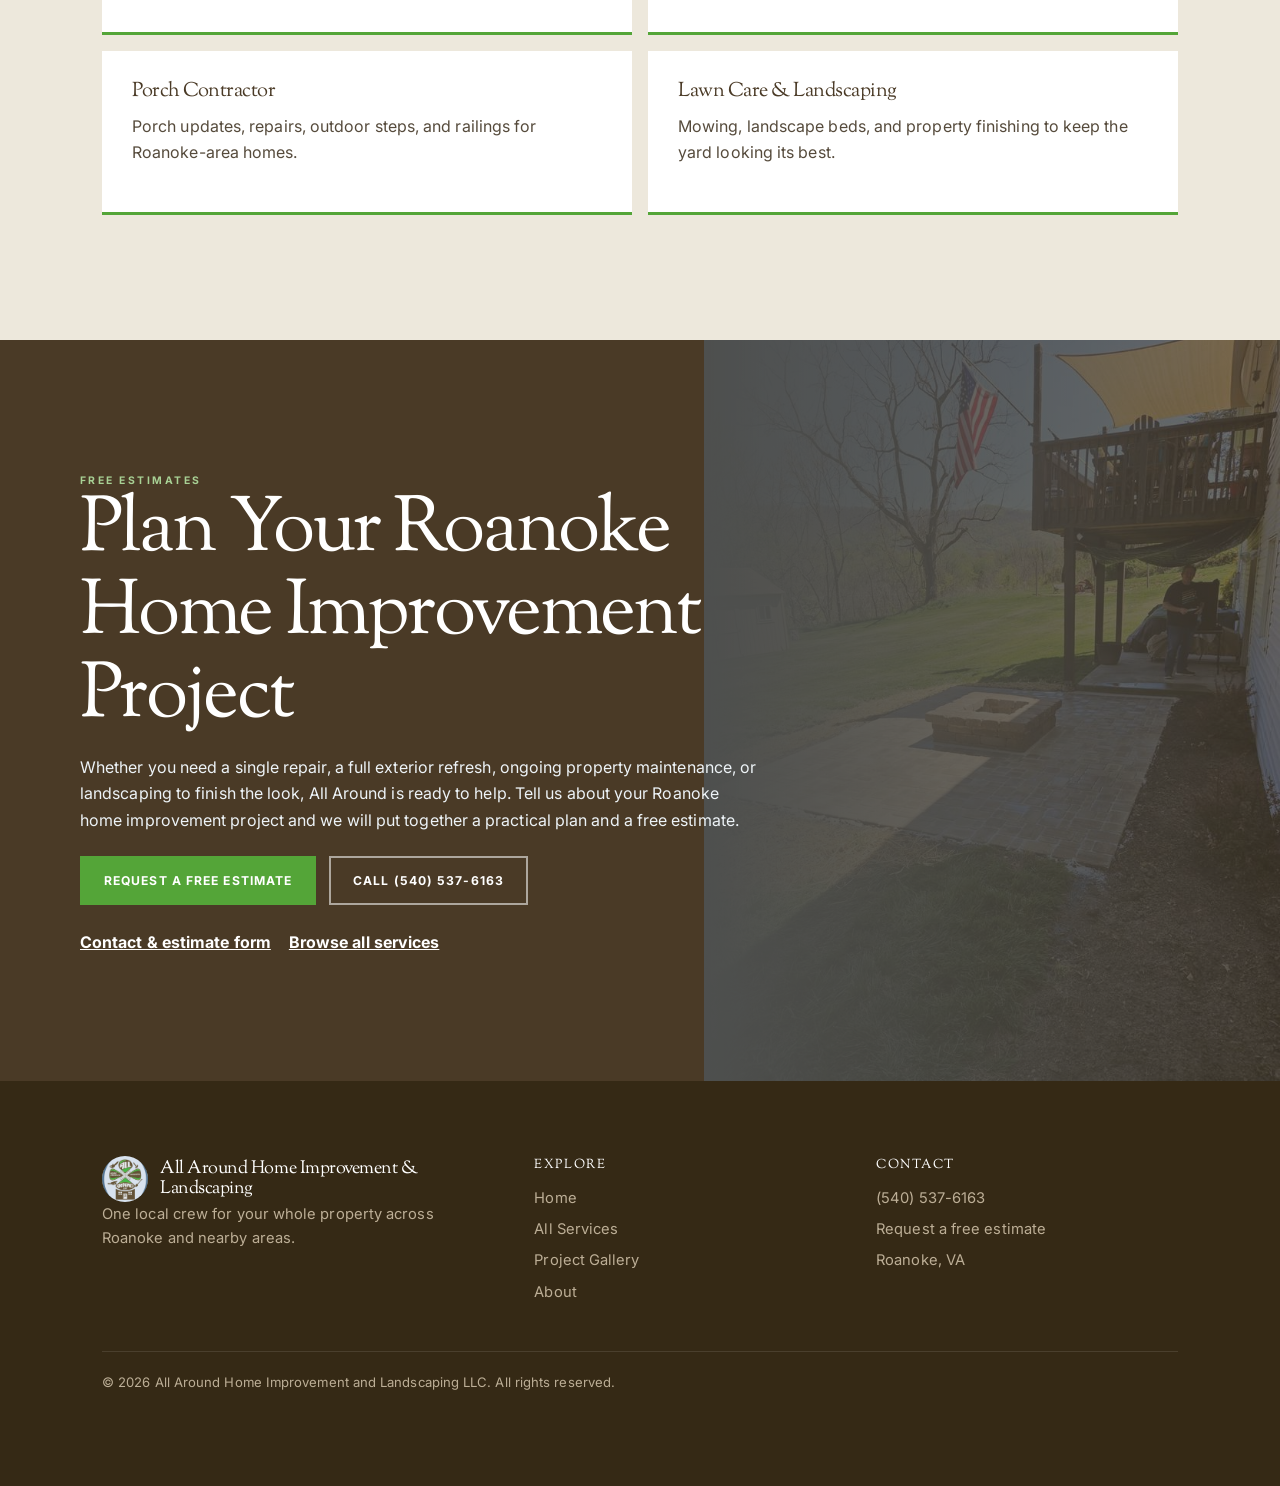
<file: home-improvement-roanoke-va/index.html>
<!doctype html>
<html lang="en">
<head>
<!-- Google tag (gtag.js) -->
<script async src="https://www.googletagmanager.com/gtag/js?id=G-47WBF0ZFZ8"></script>
<script>
  window.dataLayer = window.dataLayer || [];
  function gtag(){dataLayer.push(arguments);}
  gtag('js', new Date());
  gtag('config', 'G-47WBF0ZFZ8');
</script>
<script defer src="/phone-click-tracking.js"></script>
<meta charset="utf-8">
<meta name="viewport" content="width=device-width,initial-scale=1">
<title>Home Improvement Roanoke, VA | Repairs &amp; Outdoor Projects</title>
<meta name="description" content="Need home repairs or property improvements in Roanoke? One licensed, insured local crew for exterior repairs, patios, drainage and landscaping. Get a free estimate.">
<link rel="canonical" href="https://allaroundroanoke.com/home-improvement-roanoke-va/">
<meta name="theme-color" content="#54A538">
<link rel="icon" href="../images/logo.png">

<!-- Open Graph / social sharing -->
<meta property="og:type" content="website">
<meta property="og:site_name" content="All Around Home Improvement &amp; Landscaping">
<meta property="og:title" content="Home Improvement in Roanoke, VA | All Around">
<meta property="og:description" content="One licensed and insured Roanoke-area crew for exterior repairs, patios, drainage, landscaping and the projects that cross categories.">
<meta property="og:url" content="https://allaroundroanoke.com/home-improvement-roanoke-va/">
<meta property="og:image" content="https://allaroundroanoke.com/images/project-5.jpg">
<meta property="og:image:alt" content="Siding and window exterior improvement by All Around in the Roanoke, VA area">
<meta property="og:locale" content="en_US">

<link rel="preconnect" href="https://fonts.googleapis.com">
<link rel="preconnect" href="https://fonts.gstatic.com" crossorigin>
<link href="https://fonts.googleapis.com/css2?family=Fraunces:wght@500;600;700;900&family=Inter:wght@400;500;600;700;800&display=swap" rel="stylesheet">
<link rel="stylesheet" href="../services/service-pages.css">
<link rel="stylesheet" href="../services/service-refresh.css">
<link rel="stylesheet" href="../services/earthbound-pass.css">
<link rel="stylesheet" href="../services/earthbound-fonts.css">
<link rel="stylesheet" href="../services/pillar-pages.css">

<script type="application/ld+json">{"@context":"https://schema.org","@type":"Service","name":"Home Improvement Services","serviceType":"Home improvement, exterior repairs, siding, windows, doors, gutters, painting, decks, pressure washing, landscaping, drainage and property maintenance","url":"https://allaroundroanoke.com/home-improvement-roanoke-va/","provider":{"@type":"GeneralContractor","name":"All Around Home Improvement and Landscaping LLC","telephone":"+15405376163","url":"https://allaroundroanoke.com/"},"areaServed":[{"@type":"City","name":"Roanoke","containedInPlace":{"@type":"State","name":"Virginia"}},"Salem","Vinton","Blue Ridge","Hardy","Moneta","Elliston"]}</script>
<script type="application/ld+json">{"@context":"https://schema.org","@type":"BreadcrumbList","itemListElement":[{"@type":"ListItem","position":1,"name":"Home","item":"https://allaroundroanoke.com/"},{"@type":"ListItem","position":2,"name":"Services","item":"https://allaroundroanoke.com/services/"},{"@type":"ListItem","position":3,"name":"Home Improvement","item":"https://allaroundroanoke.com/home-improvement-roanoke-va/"}]}</script>
<script type="application/ld+json">{"@context":"https://schema.org","@type":"FAQPage","mainEntity":[{"@type":"Question","name":"What home improvement services do you offer in Roanoke, VA?","acceptedAnswer":{"@type":"Answer","text":"All Around handles a wide range of residential work, including exterior repairs, siding, windows, doors, gutters, exterior painting, pressure washing, and general fix-it projects. We also help with landscaping, lawn care, patios and hardscapes, retaining walls, drainage and grading, and tree and stump removal. If it is a practical repair, exterior improvement, or property maintenance task, it is worth asking about."}},{"@type":"Question","name":"Do you provide free estimates?","acceptedAnswer":{"@type":"Answer","text":"Yes. All Around offers free, no-pressure estimates. Call (540) 537-6163 or use the estimate form to describe what you want repaired, maintained, or improved, and we will take it from there."}},{"@type":"Question","name":"Can you handle more than one type of project at the same property?","acceptedAnswer":{"@type":"Answer","text":"Often, yes. One advantage of working with All Around is that the same local crew can take on several kinds of work, from exterior repairs to landscaping. Depending on the scope, we can talk through combining projects into one plan so you are not managing multiple contractors."}},{"@type":"Question","name":"What areas do you serve near Roanoke?","acceptedAnswer":{"@type":"Answer","text":"We serve Roanoke, Salem, Vinton, Blue Ridge, Hardy, Moneta, Elliston, and nearby communities in the greater Roanoke area."}},{"@type":"Question","name":"How do I get started with a home improvement project?","acceptedAnswer":{"@type":"Answer","text":"The easiest way to start is to call (540) 537-6163 or fill out the free estimate form with your project list. Share as much detail as you can, and we will follow up to discuss the property and the next step."}}]}</script>
</head>
<body class="inner-page exterior-page">
<header><div class="wrap nav"><a class="brand" href="../"><img src="../images/logo.png" alt="All Around Home Improvement and Landscaping logo"><span class="brand-name">All Around<small>Home Improvement &amp; Landscaping</small></span></a><nav class="nav-links" id="nav" aria-label="Main navigation"><a href="../">Home</a><a href="../about/">About</a><a href="../services/">Services</a><a href="../gallery/">Project Gallery</a><a class="btn btn-primary" href="../contact/">Free Estimate</a></nav><button class="menu-button" type="button" aria-label="Open menu" aria-expanded="false" aria-controls="nav">☰</button></div></header>

<main>

<section class="hero">
  <div class="wrap hero-inner">
    <div class="crumbs"><a href="../">Home</a> / <a href="../services/">Services</a> / Home Improvement</div>
    <span class="eyebrow dark">Roanoke, VA home improvement</span>
    <h1>Home Improvement Services in Roanoke, VA</h1>
    <p>Need several things fixed or improved around your Roanoke home? All Around gives you one local crew for exterior repairs, siding, doors, gutters, painting, decks, patios, drainage, landscaping, and the projects that do not fit neatly into one trade.</p>
    <div class="actions">
      <a class="btn btn-primary" href="../contact/">Request a free estimate</a>
      <a class="btn btn-light" href="tel:+15405376163">Call (540) 537-6163</a>
    </div>
    <div class="trustline">Family-run and serving Roanoke since 2020 &middot; Licensed and insured &middot; Free, no-pressure estimates &middot; 4.9 stars across 60+ reviews</div>
  </div>
</section>

<section class="section">
  <div class="wrap detail-grid">
    <div class="prose">
      <h2>A Roanoke home improvement contractor for the whole property</h2>
      <p>All Around Home Improvement &amp; Landscaping is a family-run, licensed and insured contractor serving Roanoke-area homeowners since 2020. Our best-fit projects are exterior repairs and property improvements, especially lists that combine work around the house and yard.</p>
      <p>Call us for a single exterior repair or bring the whole list: worn siding or trim, a storm door that needs replacing, gutters and painting, a patio beside a deck, drainage around the yard, or landscaping after construction. When the work crosses categories, one crew can assess how the pieces affect each other and organize a practical scope.</p>
      <p>This page is the starting point for broad home improvement needs. If you already know the exact service you need, jump to <a href="#choose-service">the right project category</a>. If you are unsure, describe the result you want and what is happening at the property; we will tell you whether the project fits during a free, no-pressure estimate.</p>
    </div>
    <aside class="aside">
      <span class="eyebrow">Free estimates</span>
      <h2>Tell us your project list</h2>
      <p>Share the repairs, upgrades, and maintenance you have in mind. We will look at the property and talk through a practical plan.</p>
      <a class="btn btn-primary" href="../contact/">Request a free estimate</a>
      <a class="call" href="tel:+15405376163">Or call (540) 537-6163</a>
    </aside>
  </div>
</section>

<section class="section alt" id="choose-service">
  <div class="wrap">
    <div class="intro">
      <span class="eyebrow">Find the right starting point</span>
      <h2>What kind of project do you have?</h2>
      <p>Start with the problem you want solved. Each page below covers that work in detail, and any combination of them can go into one estimate.</p>
    </div>
    <div class="cards">
      <article class="card">
        <h3>Something on the house needs repair</h3>
        <p>Siding, windows, doors, trim, gutters, painting, pressure washing, and bundled exterior repair lists.</p>
        <a class="text-link" href="../services/exterior-home-improvement-repairs-roanoke-va/">Explore exterior repairs &amp; improvements &rarr;</a>
      </article>
      <article class="card">
        <h3>The porch or deck needs work</h3>
        <p>Porch updates and repairs, deck access, outdoor steps, and railings.</p>
        <a class="text-link" href="../services/porch-contractor-roanoke-va/">Talk to a local porch contractor &rarr;</a>
      </article>
      <article class="card">
        <h3>The yard needs better function</h3>
        <p>Patios, walkways, retaining walls, grading, standing water, runoff, and erosion.</p>
        <a class="text-link" href="../services/patios-hardscapes-drainage-roanoke-va/">Explore patios, hardscapes &amp; drainage &rarr;</a>
      </article>
      <article class="card">
        <h3>The property needs ongoing care</h3>
        <p>Recurring mowing, trimming, yard cleanup, landscape beds, mulch, and planting.</p>
        <a class="text-link" href="../services/lawn-care-landscaping-roanoke-va/">Explore lawn care &amp; landscaping &rarr;</a>
      </article>
    </div>
    <p style="margin-top:26px;color:var(--soft);max-width:760px">If a tree or stump has to come out before any of that can happen, start with <a href="../services/tree-stump-removal-roanoke-va/">tree and stump removal</a>.</p>
  </div>
</section>

<section class="section">
  <div class="wrap">
    <div class="intro">
      <span class="eyebrow">Why All Around</span>
      <h2>Why homeowners choose All Around</h2>
      <p>These are the practical reasons Roanoke-area homeowners keep one local contractor on speed dial for repairs and improvements.</p>
    </div>
    <div class="values">
      <div class="value">
        <h3>One crew for the whole property</h3>
        <p>Handle exterior repairs, painting, landscaping, and more without juggling separate contractors and schedules.</p>
      </div>
      <div class="value">
        <h3>Local and family-run</h3>
        <p>We have served Roanoke and nearby communities since 2020, so we know the neighborhoods and the homes here.</p>
      </div>
      <div class="value">
        <h3>Clear communication</h3>
        <p>You hear back, you know the plan, and you are not left guessing from the first call to the final walkthrough.</p>
      </div>
      <div class="value">
        <h3>Free, no-pressure estimates</h3>
        <p>Tell us what you need and get a straight estimate with no obligation and no hard sell.</p>
      </div>
      <div class="value">
        <h3>Real residential experience</h3>
        <p>From siding and storm doors to patios and drainage, our project history covers the work homeowners actually ask for.</p>
      </div>
      <div class="value">
        <h3>Licensed and insured</h3>
        <p>All Around is licensed and insured, so you can bring us onto the property with peace of mind.</p>
      </div>
    </div>
  </div>
</section>



<section class="section alt">
  <div class="wrap">
    <div class="intro">
      <span class="eyebrow">Local service</span>
      <h2>Where we work</h2>
    </div>
    <div class="prose" style="max-width:860px">
      <p>We cover Roanoke and the towns around it: Salem, Vinton, Blue Ridge, Hardy, Moneta, and Elliston. Nearly everything is within a short drive, which is what makes it practical for us to come back for the second and third item on your list instead of treating each one as a separate job.</p>
      <p>A lot of the housing stock here sits on a grade, and that shows up in the work. Siding and gutters take the weather on the exposed side, and exterior projects often turn into a conversation about where the water goes once it leaves the roof. We would rather raise that during the estimate than after the work is finished.</p>
    </div>
  </div>
</section>

<section class="section">
  <div class="wrap detail-grid">
    <div class="prose">
      <span class="eyebrow">Planning around the property</span>
      <h2>Common home improvement problems around Roanoke homes</h2>
      <p>Roanoke-area projects often connect the home exterior to a sloped or water-sensitive yard. The visible repair may be only one part of the job, so we look at what is happening around it before recommending a scope.</p>
      <h3>Exterior wear and unfinished repair lists</h3>
      <p>Weathered trim, aging siding, loose gutters, worn paint, and doors or windows that need attention often appear together. Grouping related exterior items can produce a more consistent finish and reduce the hassle of scheduling several contractors.</p>
      <h3>Slope, runoff, and standing water</h3>
      <p>On a property with grade changes, a patio, walkway, retaining feature, or landscape update should account for how water moves through the yard. Tell us where water collects, flows, or causes erosion so drainage and grading can be considered before finish work begins.</p>
      <h3>Projects that leave the surrounding yard unfinished</h3>
      <p>Exterior and hardscape work can affect nearby lawn, beds, access, or transitions. Because our work spans both home improvement and landscaping, you can include cleanup and landscape finishing in the same project conversation.</p>
    </div>
    <aside class="aside">
      <span class="eyebrow">A better estimate starts here</span>
      <h2>What to tell us</h2>
      <p>Share the full list, where the problem appears, how long it has been happening, and your preferred result. Photos are helpful for the first conversation, but an on-site look may be needed before we recommend a solution.</p>
      <a class="btn btn-primary" href="../contact/">Describe your project</a>
      <a class="call" href="tel:+15405376163">Or call (540) 537-6163</a>
    </aside>
  </div>
</section>

<section class="section alt"><div class="wrap proof-panel">
  <div>
    <span class="eyebrow">Real project work</span>
    <h2>A multi-job property list, handled by one crew</h2>
    <p>This is an All Around project photo showing siding and window work on a home exterior, not a stock image. Most of our home improvement work looks like this: a list of items around one property rather than a single isolated job.</p>
    <figure style="margin:0 0 18px;padding-left:18px;border-left:3px solid var(--green)">
      <blockquote style="margin:0"><p style="margin-bottom:10px">Colby and his staff were top notch. I had so many jobs for them to do and they did them all in a timely fashion and way past my expectations. Landscaping, new shutters installed, pressure washing and storm door replacement. More jobs to come. Highly recommend them.</p></blockquote>
      <figcaption style="font-weight:800;color:var(--brown)">Kim S. <span style="font-weight:500;color:var(--soft)">&middot; Google review</span></figcaption>
    </figure>
    <a class="btn btn-ghost" href="../gallery/">See more project photos</a>
  </div>
  <img src="../images/project-5.jpg" alt="Siding and window exterior improvement by All Around in the Roanoke, VA area" loading="lazy" width="574" height="1020">
</div></section>

<section class="section">
  <div class="wrap faq">
    <div class="intro">
      <span class="eyebrow">Common questions</span>
      <h2>Home improvement FAQs</h2>
    </div>
    <details><summary>What home improvement services do you offer in Roanoke, VA?</summary><p>All Around handles a wide range of residential work, including exterior repairs, siding, windows, doors, gutters, exterior painting, pressure washing, and general fix-it projects. We also help with landscaping, lawn care, patios and hardscapes, retaining walls, drainage and grading, and tree and stump removal. If it is a practical repair, exterior improvement, or property maintenance task, it is worth asking about.</p></details>
    <details><summary>Do you provide free estimates?</summary><p>Yes. All Around offers free, no-pressure estimates. Call (540) 537-6163 or use the estimate form to describe what you want repaired, maintained, or improved, and we will take it from there.</p></details>
    <details><summary>Can you handle more than one type of project at the same property?</summary><p>Often, yes. One advantage of working with All Around is that the same local crew can take on several kinds of work, from exterior repairs to landscaping. Depending on the scope, we can talk through combining projects into one plan so you are not managing multiple contractors.</p></details>
    <details><summary>What areas do you serve near Roanoke?</summary><p>We serve Roanoke, Salem, Vinton, Blue Ridge, Hardy, Moneta, Elliston, and nearby communities in the greater Roanoke area.</p></details>
    <details><summary>How do I get started with a home improvement project?</summary><p>The easiest way to start is to call (540) 537-6163 or fill out the free estimate form with your project list. Share as much detail as you can, and we will follow up to discuss the property and the next step.</p></details>
  </div>
</section>

<section class="section alt">
  <div class="wrap">
    <div class="intro">
      <span class="eyebrow">Related services</span>
      <h2>More help for the whole property</h2>
    </div>
    <div class="related-grid">
      <a class="related-card" href="../services/exterior-home-improvement-repairs-roanoke-va/"><h3>Exterior Home Improvement &amp; Repairs</h3><p>Siding, windows, doors, trim, and the exterior repair list handled by one crew.</p></a>
      <a class="related-card" href="../services/patios-hardscapes-drainage-roanoke-va/"><h3>Patios, Hardscapes &amp; Drainage</h3><p>Outdoor living space, hardscaping, grading, and drainage planned around your yard.</p></a>
      <a class="related-card" href="../services/porch-contractor-roanoke-va/"><h3>Porch Contractor</h3><p>Porch updates, repairs, outdoor steps, and railings for Roanoke-area homes.</p></a>
      <a class="related-card" href="../services/lawn-care-landscaping-roanoke-va/"><h3>Lawn Care &amp; Landscaping</h3><p>Mowing, landscape beds, and property finishing to keep the yard looking its best.</p></a>
    </div>
  </div>
</section>

<section class="cta">
  <div class="wrap section">
    <span class="eyebrow dark">Free estimates</span>
    <h2>Plan Your Roanoke Home Improvement Project</h2>
    <p>Whether you need a single repair, a full exterior refresh, ongoing property maintenance, or landscaping to finish the look, All Around is ready to help. Tell us about your Roanoke home improvement project and we will put together a practical plan and a free estimate.</p>
    <div class="actions">
      <a class="btn btn-primary" href="../contact/">Request a free estimate</a>
      <a class="btn btn-light" href="tel:+15405376163">Call (540) 537-6163</a>
    </div>
    <div class="mini-links">
      <a href="../contact/">Contact &amp; estimate form</a>
      <a href="../services/">Browse all services</a>
    </div>
  </div>
</section>

</main>

<footer><div class="wrap"><div class="foot"><div><div class="foot-logo"><img src="../images/logo.png" alt=""><h2>All Around Home Improvement &amp; Landscaping</h2></div><p>One local crew for your whole property across Roanoke and nearby areas.</p></div><div><h3>Explore</h3><ul><li><a href="../">Home</a></li><li><a href="../services/">All Services</a></li><li><a href="../gallery/">Project Gallery</a></li><li><a href="../about/">About</a></li></ul></div><div><h3>Contact</h3><ul><li><a href="tel:+15405376163">(540) 537-6163</a></li><li><a href="../contact/">Request a free estimate</a></li><li>Roanoke, VA</li></ul></div></div><div class="legal">&copy; <span class="year"></span> All Around Home Improvement and Landscaping LLC. All rights reserved.</div></div></footer>
<div class="call-bar"><a href="tel:+15405376163">Call (540) 537-6163</a></div>
<script>document.querySelector('.year').textContent=new Date().getFullYear();const b=document.querySelector('.menu-button'),n=document.querySelector('#nav');b.addEventListener('click',()=>{const o=n.classList.toggle('open');b.setAttribute('aria-expanded',o)});</script>
</body>
</html>
</file>
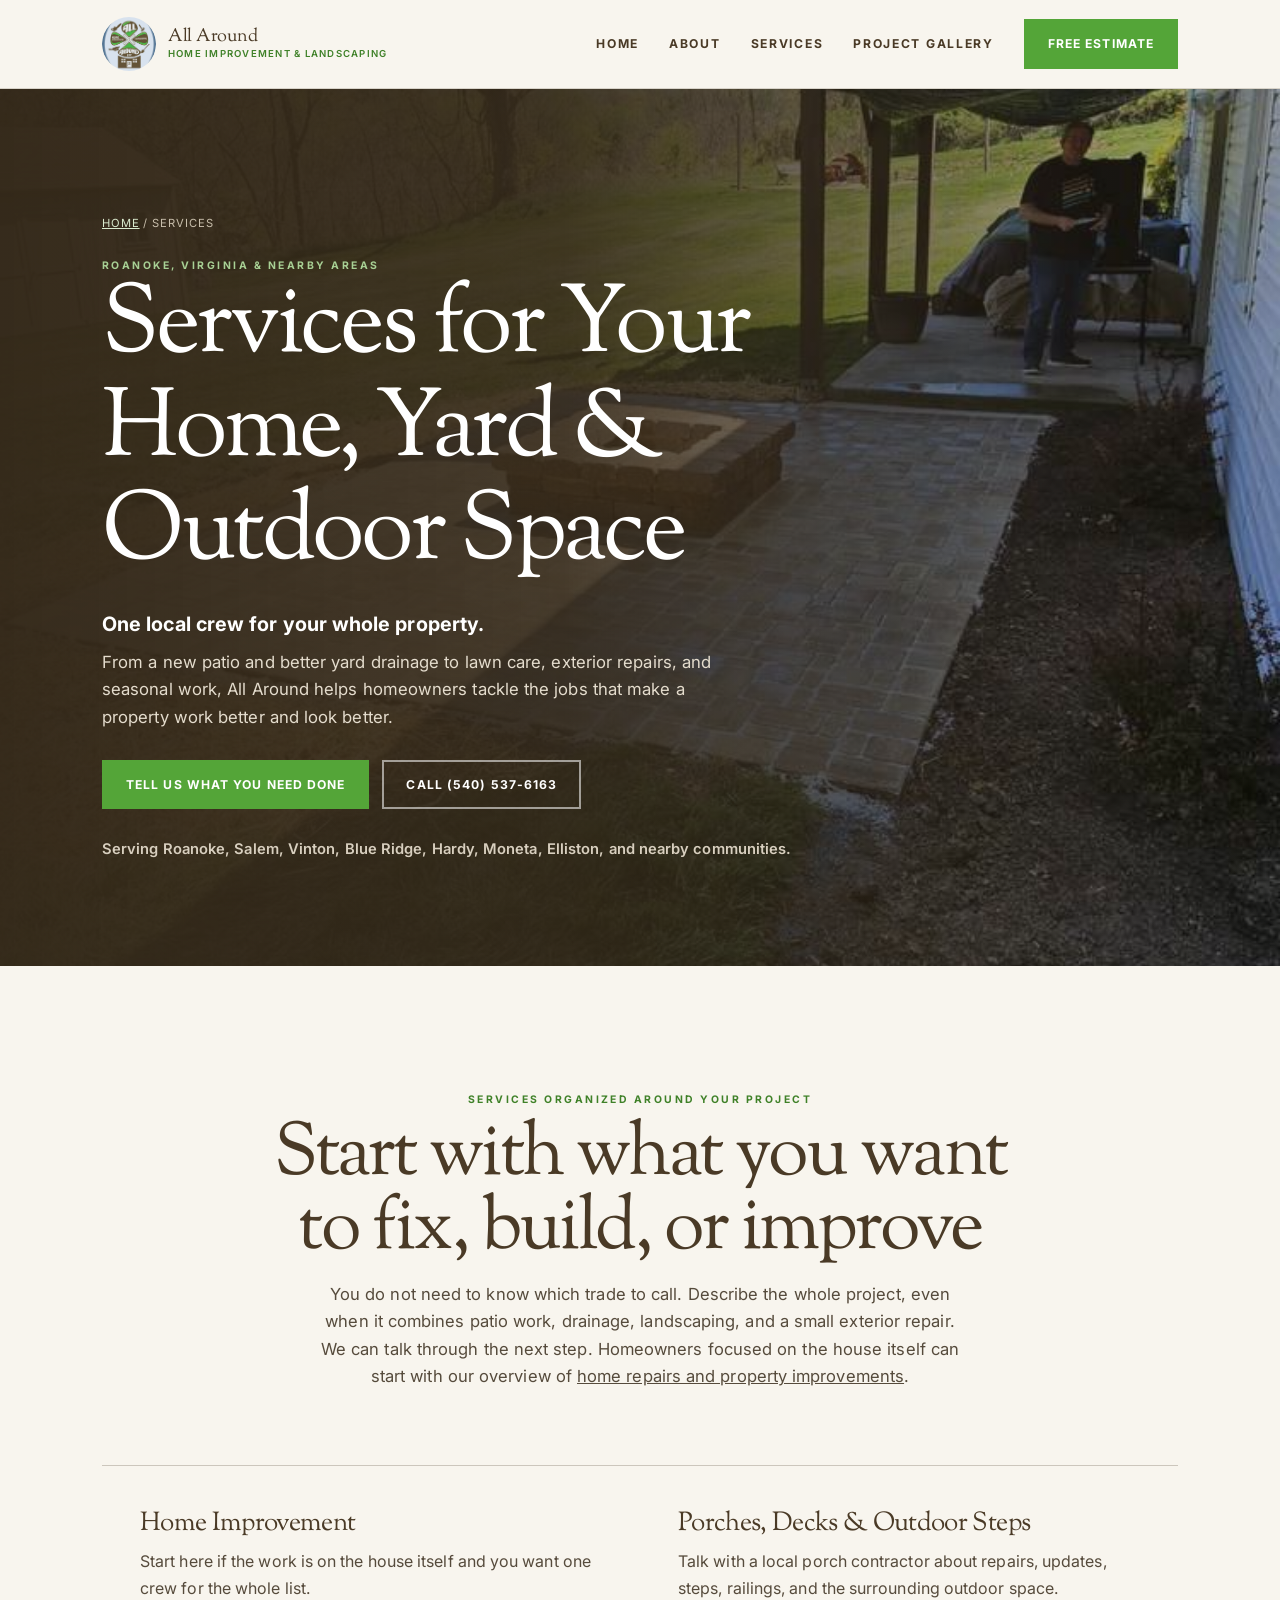
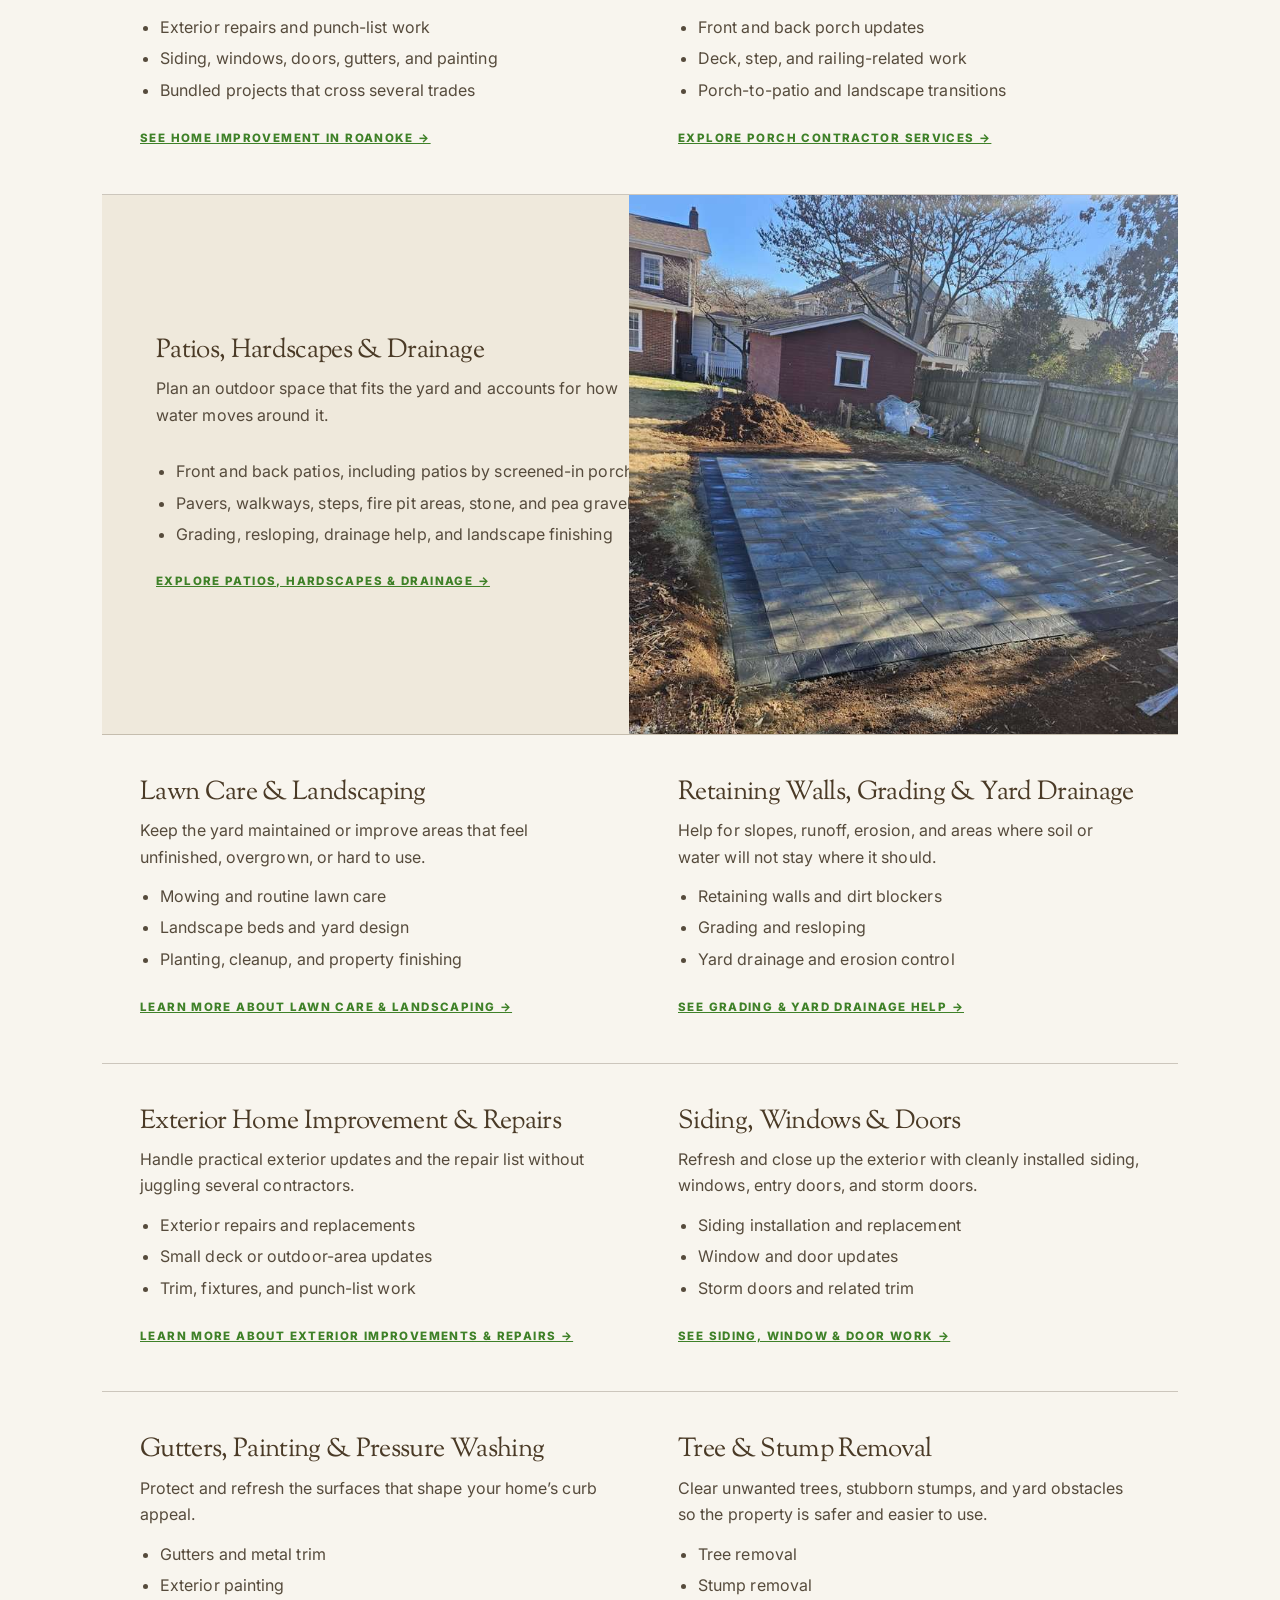
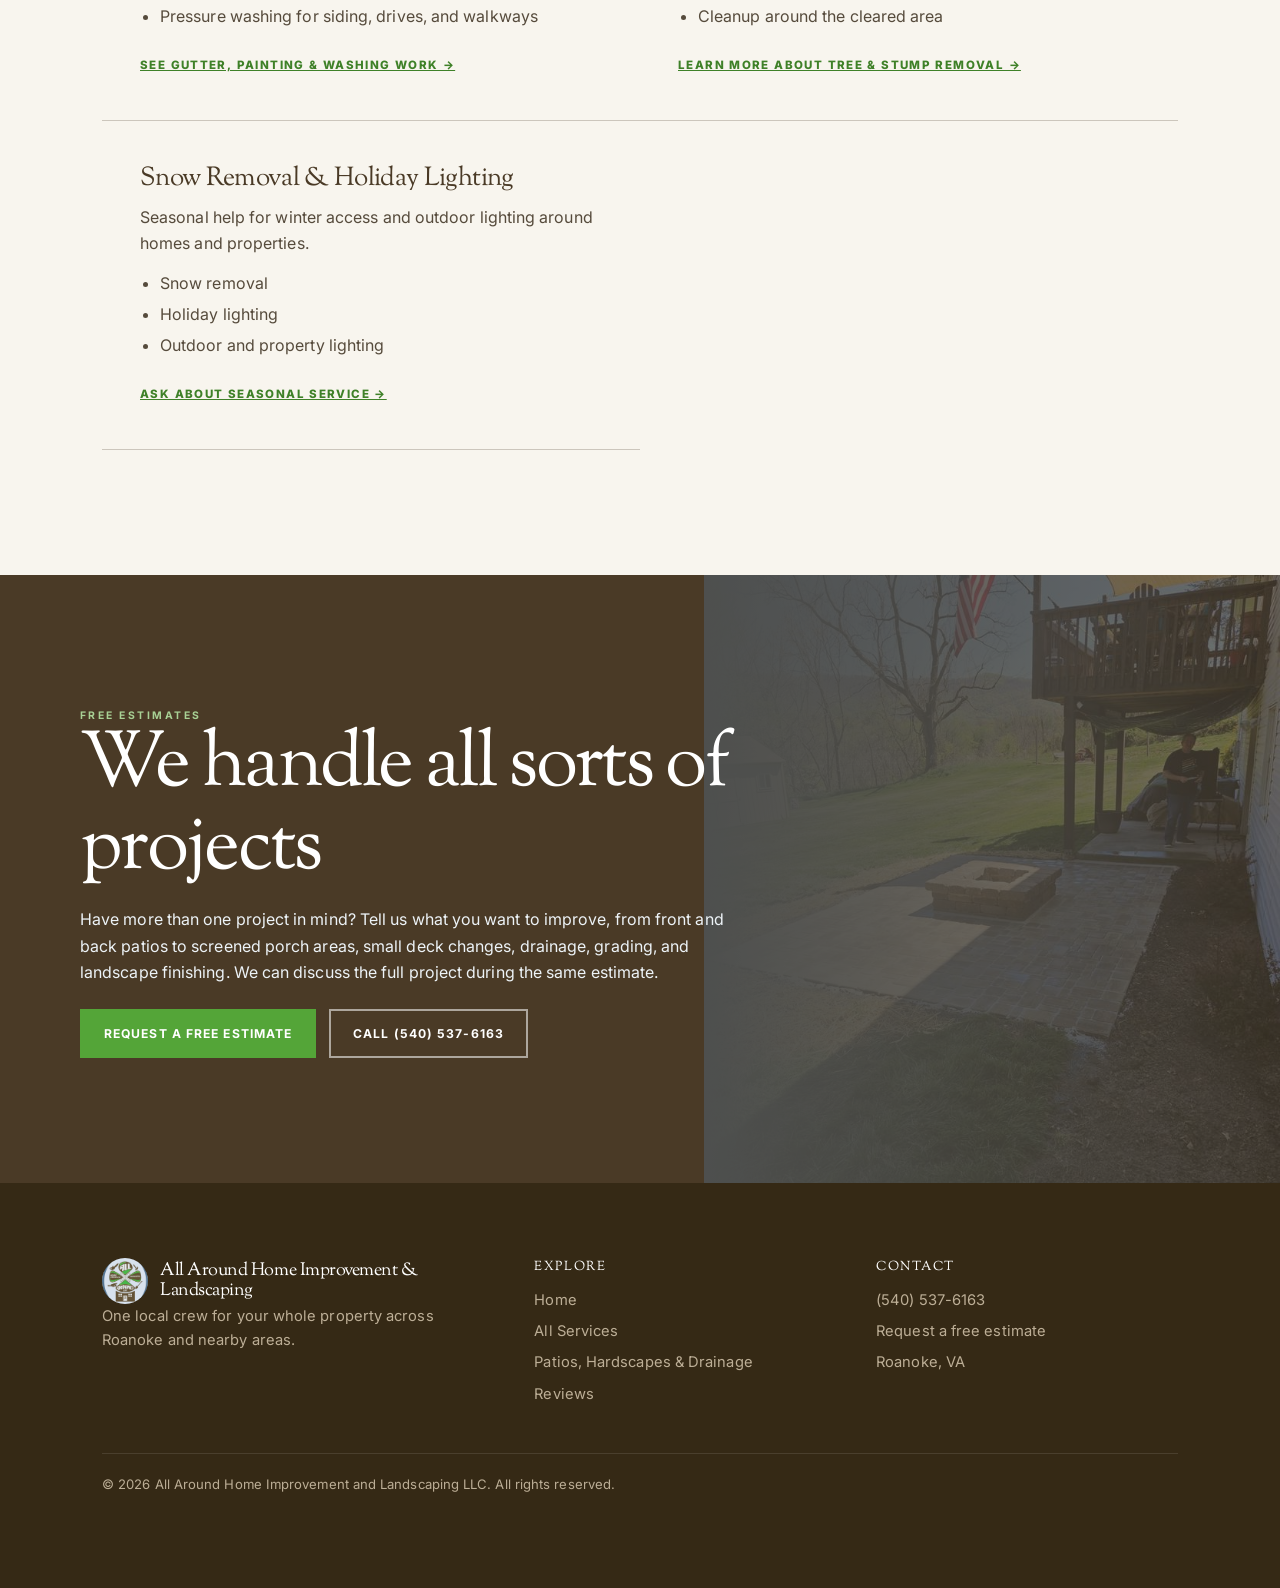
<file: services/index.html>
<!doctype html>
<html lang="en"><head>
<!-- Google tag (gtag.js) -->
<script async src="https://www.googletagmanager.com/gtag/js?id=G-47WBF0ZFZ8"></script>
<script>
  window.dataLayer = window.dataLayer || [];
  function gtag(){dataLayer.push(arguments);}
  gtag('js', new Date());
  gtag('config', 'G-47WBF0ZFZ8');
</script>
<script defer src="/phone-click-tracking.js"></script>
<meta charset="utf-8"><meta name="viewport" content="width=device-width,initial-scale=1">
<title>Our Services | Lawn, Patios, Porches &amp; Repairs in Roanoke VA</title>
<meta name="description" content="Browse every service All Around offers around Roanoke: lawn care, patios and drainage, porches, exterior repairs, tree and stump removal, and seasonal work.">
<link rel="canonical" href="https://allaroundroanoke.com/services/">
<meta name="theme-color" content="#54A538"><link rel="icon" href="../images/logo.png">
<meta property="og:type" content="website"><meta property="og:title" content="Our Services | All Around"><meta property="og:description" content="Browse exterior repairs, patios, hardscapes, drainage, lawn care and landscaping from one Roanoke-area crew."><meta property="og:url" content="https://allaroundroanoke.com/services/">
<link rel="preconnect" href="https://fonts.googleapis.com"><link rel="preconnect" href="https://fonts.gstatic.com" crossorigin><link href="https://fonts.googleapis.com/css2?family=Fraunces:wght@500;600;700;900&family=Inter:wght@400;500;600;700;800&display=swap" rel="stylesheet"><link rel="stylesheet" href="service-pages.css"><link rel="stylesheet" href="service-refresh.css">
<link rel="stylesheet" href="earthbound-pass.css"><link rel="stylesheet" href="earthbound-fonts.css">
<script type="application/ld+json">{"@context":"https://schema.org","@type":"BreadcrumbList","itemListElement":[{"@type":"ListItem","position":1,"name":"Home","item":"https://allaroundroanoke.com/"},{"@type":"ListItem","position":2,"name":"Services","item":"https://allaroundroanoke.com/services/"}]}</script>
<script type="application/ld+json">{"@context":"https://schema.org","@type":"ItemList","name":"Services offered by All Around Home Improvement and Landscaping","itemListElement":[{"@type":"ListItem","position":1,"name":"Home Improvement","url":"https://allaroundroanoke.com/home-improvement-roanoke-va/"},{"@type":"ListItem","position":2,"name":"Patios, Hardscapes & Drainage","url":"https://allaroundroanoke.com/services/patios-hardscapes-drainage-roanoke-va/"},{"@type":"ListItem","position":3,"name":"Lawn Care & Landscaping","url":"https://allaroundroanoke.com/services/lawn-care-landscaping-roanoke-va/"},{"@type":"ListItem","position":4,"name":"Porch Contractor","url":"https://allaroundroanoke.com/services/porch-contractor-roanoke-va/"},{"@type":"ListItem","position":5,"name":"Exterior Home Improvement & Repairs","url":"https://allaroundroanoke.com/services/exterior-home-improvement-repairs-roanoke-va/"},{"@type":"ListItem","position":6,"name":"Tree & Stump Removal","url":"https://allaroundroanoke.com/services/tree-stump-removal-roanoke-va/"}]}</script>
</head><body class="services-overview">
<header><div class="wrap nav"><a class="brand" href="../"><img src="../images/logo.png" alt="All Around Home Improvement and Landscaping logo"><span class="brand-name">All Around<small>Home Improvement &amp; Landscaping</small></span></a><nav class="nav-links" id="nav" aria-label="Main navigation"><a href="../">Home</a><a href="../about/">About</a><a href="./" aria-current="page">Services</a><a href="../gallery/">Project Gallery</a><a class="btn btn-primary" href="../contact/">Free Estimate</a></nav><button class="menu-button" type="button" aria-label="Open menu" aria-expanded="false" aria-controls="nav">☰</button></div></header>
<main><section class="hero"><div class="wrap hero-inner"><div class="crumbs"><a href="../">Home</a> / Services</div><span class="eyebrow dark">Roanoke, Virginia &amp; nearby areas</span><h1>Services for Your Home, Yard &amp; Outdoor Space</h1><p><strong style="display:block;color:#fff;font-size:1.18em;margin-bottom:8px">One local crew for your whole property.</strong> From a new patio and better yard drainage to lawn care, exterior repairs, and seasonal work, All Around helps homeowners tackle the jobs that make a property work better and look better.</p><div class="actions"><a class="btn btn-primary" href="../contact/">Tell us what you need done</a><a class="btn btn-light" href="tel:+15405376163">Call (540) 537-6163</a></div><div class="trustline">Serving Roanoke, Salem, Vinton, Blue Ridge, Hardy, Moneta, Elliston, and nearby communities.</div></div></section>
<section class="section"><div class="wrap"><div class="intro"><span class="eyebrow">Services organized around your project</span><h2>Start with what you want to fix, build, or improve</h2><p>You do not need to know which trade to call. Describe the whole project, even when it combines patio work, drainage, landscaping, and a small exterior repair. We can talk through the next step. Homeowners focused on the house itself can start with our overview of <a href="../home-improvement-roanoke-va/">home repairs and property improvements</a>.</p></div><div class="cards">
<article class="card"><h3>Home Improvement</h3><p>Start here if the work is on the house itself and you want one crew for the whole list.</p><ul class="examples"><li>Exterior repairs and punch-list work</li><li>Siding, windows, doors, gutters, and painting</li><li>Bundled projects that cross several trades</li></ul><a class="text-link" href="../home-improvement-roanoke-va/">See home improvement in Roanoke →</a></article>
<article class="card"><h3>Porches, Decks &amp; Outdoor Steps</h3><p>Talk with a local porch contractor about repairs, updates, steps, railings, and the surrounding outdoor space.</p><ul class="examples"><li>Front and back porch updates</li><li>Deck, step, and railing-related work</li><li>Porch-to-patio and landscape transitions</li></ul><a class="text-link" href="porch-contractor-roanoke-va/">Explore porch contractor services →</a></article>
<article class="card featured"><h3>Patios, Hardscapes &amp; Drainage</h3><p>Plan an outdoor space that fits the yard and accounts for how water moves around it.</p><ul class="examples"><li>Front and back patios, including patios by screened-in porches</li><li>Pavers, walkways, steps, fire pit areas, stone, and pea gravel</li><li>Grading, resloping, drainage help, and landscape finishing</li></ul><a class="text-link" href="patios-hardscapes-drainage-roanoke-va/">Explore patios, hardscapes &amp; drainage →</a></article>
<article class="card"><h3>Lawn Care &amp; Landscaping</h3><p>Keep the yard maintained or improve areas that feel unfinished, overgrown, or hard to use.</p><ul class="examples"><li>Mowing and routine lawn care</li><li>Landscape beds and yard design</li><li>Planting, cleanup, and property finishing</li></ul><a class="text-link" href="lawn-care-landscaping-roanoke-va/">Learn more about lawn care &amp; landscaping →</a></article>
<article class="card"><h3>Retaining Walls, Grading &amp; Yard Drainage</h3><p>Help for slopes, runoff, erosion, and areas where soil or water will not stay where it should.</p><ul class="examples"><li>Retaining walls and dirt blockers</li><li>Grading and resloping</li><li>Yard drainage and erosion control</li></ul><a class="text-link" href="patios-hardscapes-drainage-roanoke-va/">See grading &amp; yard drainage help →</a></article>
<article class="card"><h3>Exterior Home Improvement &amp; Repairs</h3><p>Handle practical exterior updates and the repair list without juggling several contractors.</p><ul class="examples"><li>Exterior repairs and replacements</li><li>Small deck or outdoor-area updates</li><li>Trim, fixtures, and punch-list work</li></ul><a class="text-link" href="exterior-home-improvement-repairs-roanoke-va/">Learn more about exterior improvements &amp; repairs →</a></article>
<article class="card"><h3>Siding, Windows &amp; Doors</h3><p>Refresh and close up the exterior with cleanly installed siding, windows, entry doors, and storm doors.</p><ul class="examples"><li>Siding installation and replacement</li><li>Window and door updates</li><li>Storm doors and related trim</li></ul><a class="text-link" href="exterior-home-improvement-repairs-roanoke-va/">See siding, window &amp; door work →</a></article>
<article class="card"><h3>Gutters, Painting &amp; Pressure Washing</h3><p>Protect and refresh the surfaces that shape your home’s curb appeal.</p><ul class="examples"><li>Gutters and metal trim</li><li>Exterior painting</li><li>Pressure washing for siding, drives, and walkways</li></ul><a class="text-link" href="exterior-home-improvement-repairs-roanoke-va/">See gutter, painting &amp; washing work →</a></article>
<article class="card"><h3>Tree &amp; Stump Removal</h3><p>Clear unwanted trees, stubborn stumps, and yard obstacles so the property is safer and easier to use.</p><ul class="examples"><li>Tree removal</li><li>Stump removal</li><li>Cleanup around the cleared area</li></ul><a class="text-link" href="tree-stump-removal-roanoke-va/">Learn more about tree &amp; stump removal →</a></article>
<article class="card"><h3>Snow Removal &amp; Holiday Lighting</h3><p>Seasonal help for winter access and outdoor lighting around homes and properties.</p><ul class="examples"><li>Snow removal</li><li>Holiday lighting</li><li>Outdoor and property lighting</li></ul><a class="text-link" href="../contact/">Ask about seasonal service →</a></article>
</div></div></section>
<section class="cta"><div class="wrap section"><span class="eyebrow dark">Free estimates</span><h2>We handle all sorts of projects</h2><p>Have more than one project in mind? Tell us what you want to improve, from front and back patios to screened porch areas, small deck changes, drainage, grading, and landscape finishing. We can discuss the full project during the same estimate.</p><div class="actions"><a class="btn btn-primary" href="../contact/">Request a free estimate</a><a class="btn btn-light" href="tel:+15405376163">Call (540) 537-6163</a></div></div></section></main>
<footer><div class="wrap"><div class="foot"><div><div class="foot-logo"><img src="../images/logo.png" alt=""><h2>All Around Home Improvement &amp; Landscaping</h2></div><p>One local crew for your whole property across Roanoke and nearby areas.</p></div><div><h3>Explore</h3><ul><li><a href="../">Home</a></li><li><a href="./">All Services</a></li><li><a href="patios-hardscapes-drainage-roanoke-va/">Patios, Hardscapes &amp; Drainage</a></li><li><a href="../#reviews">Reviews</a></li></ul></div><div><h3>Contact</h3><ul><li><a href="tel:+15405376163">(540) 537-6163</a></li><li><a href="../contact/">Request a free estimate</a></li><li>Roanoke, VA</li></ul></div></div><div class="legal">© <span class="year"></span> All Around Home Improvement and Landscaping LLC. All rights reserved.</div></div></footer><div class="call-bar"><a href="tel:+15405376163">Call (540) 537-6163</a></div><script>document.querySelector('.year').textContent=new Date().getFullYear();const b=document.querySelector('.menu-button'),n=document.querySelector('#nav');b.addEventListener('click',()=>{const o=n.classList.toggle('open');b.setAttribute('aria-expanded',o)});</script>
</body></html>
</file>
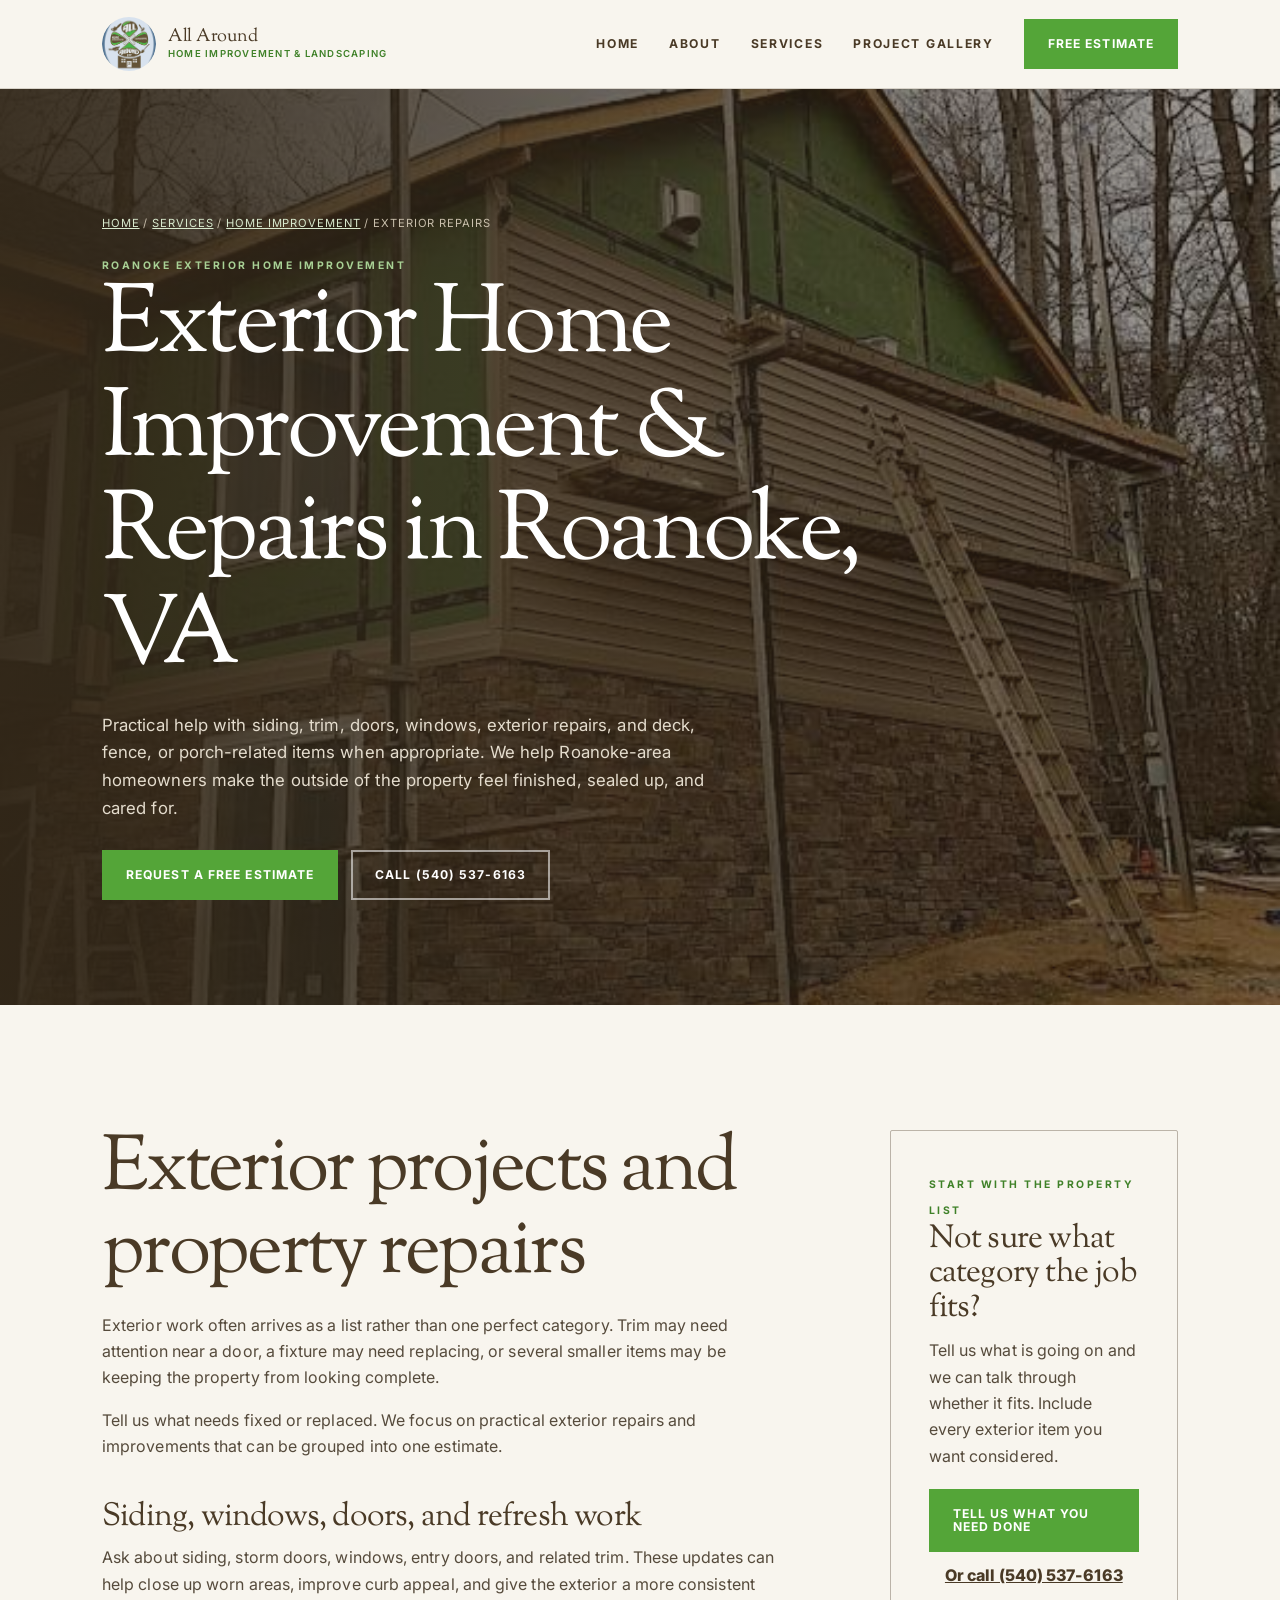
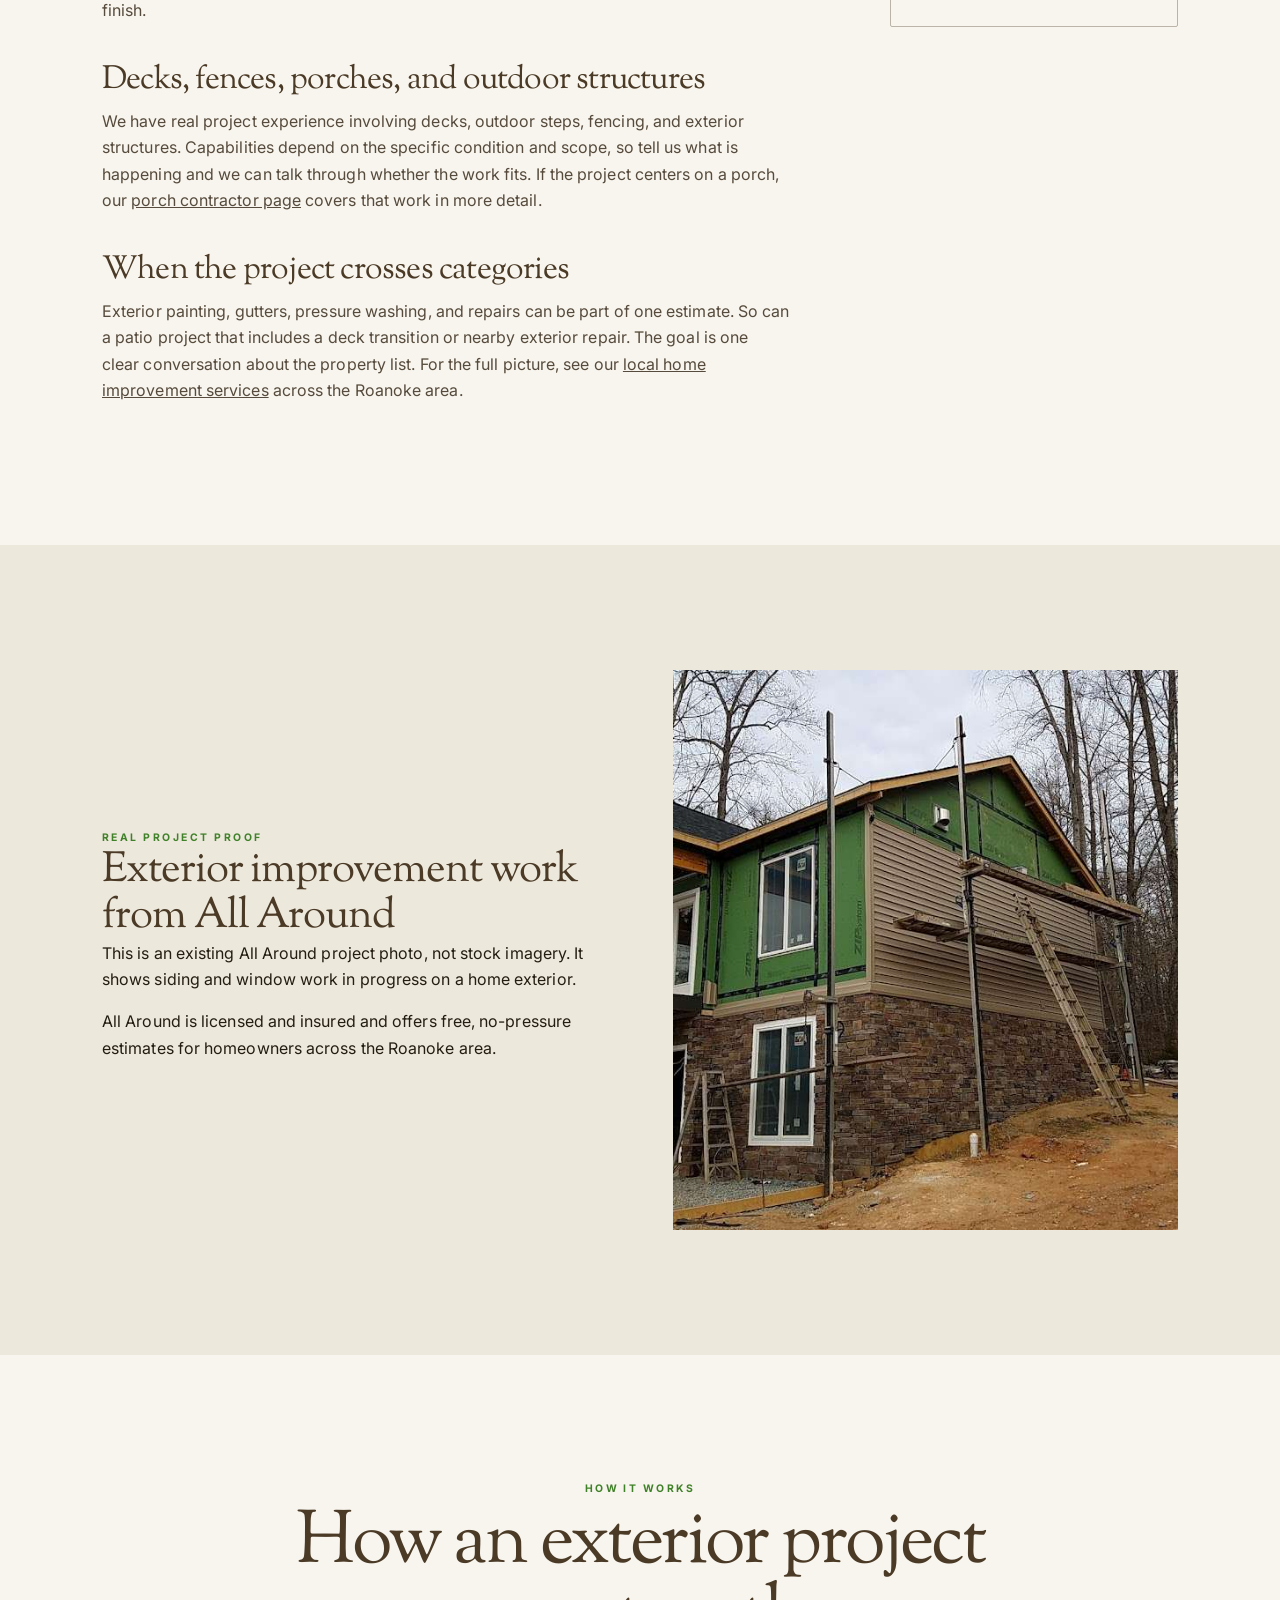
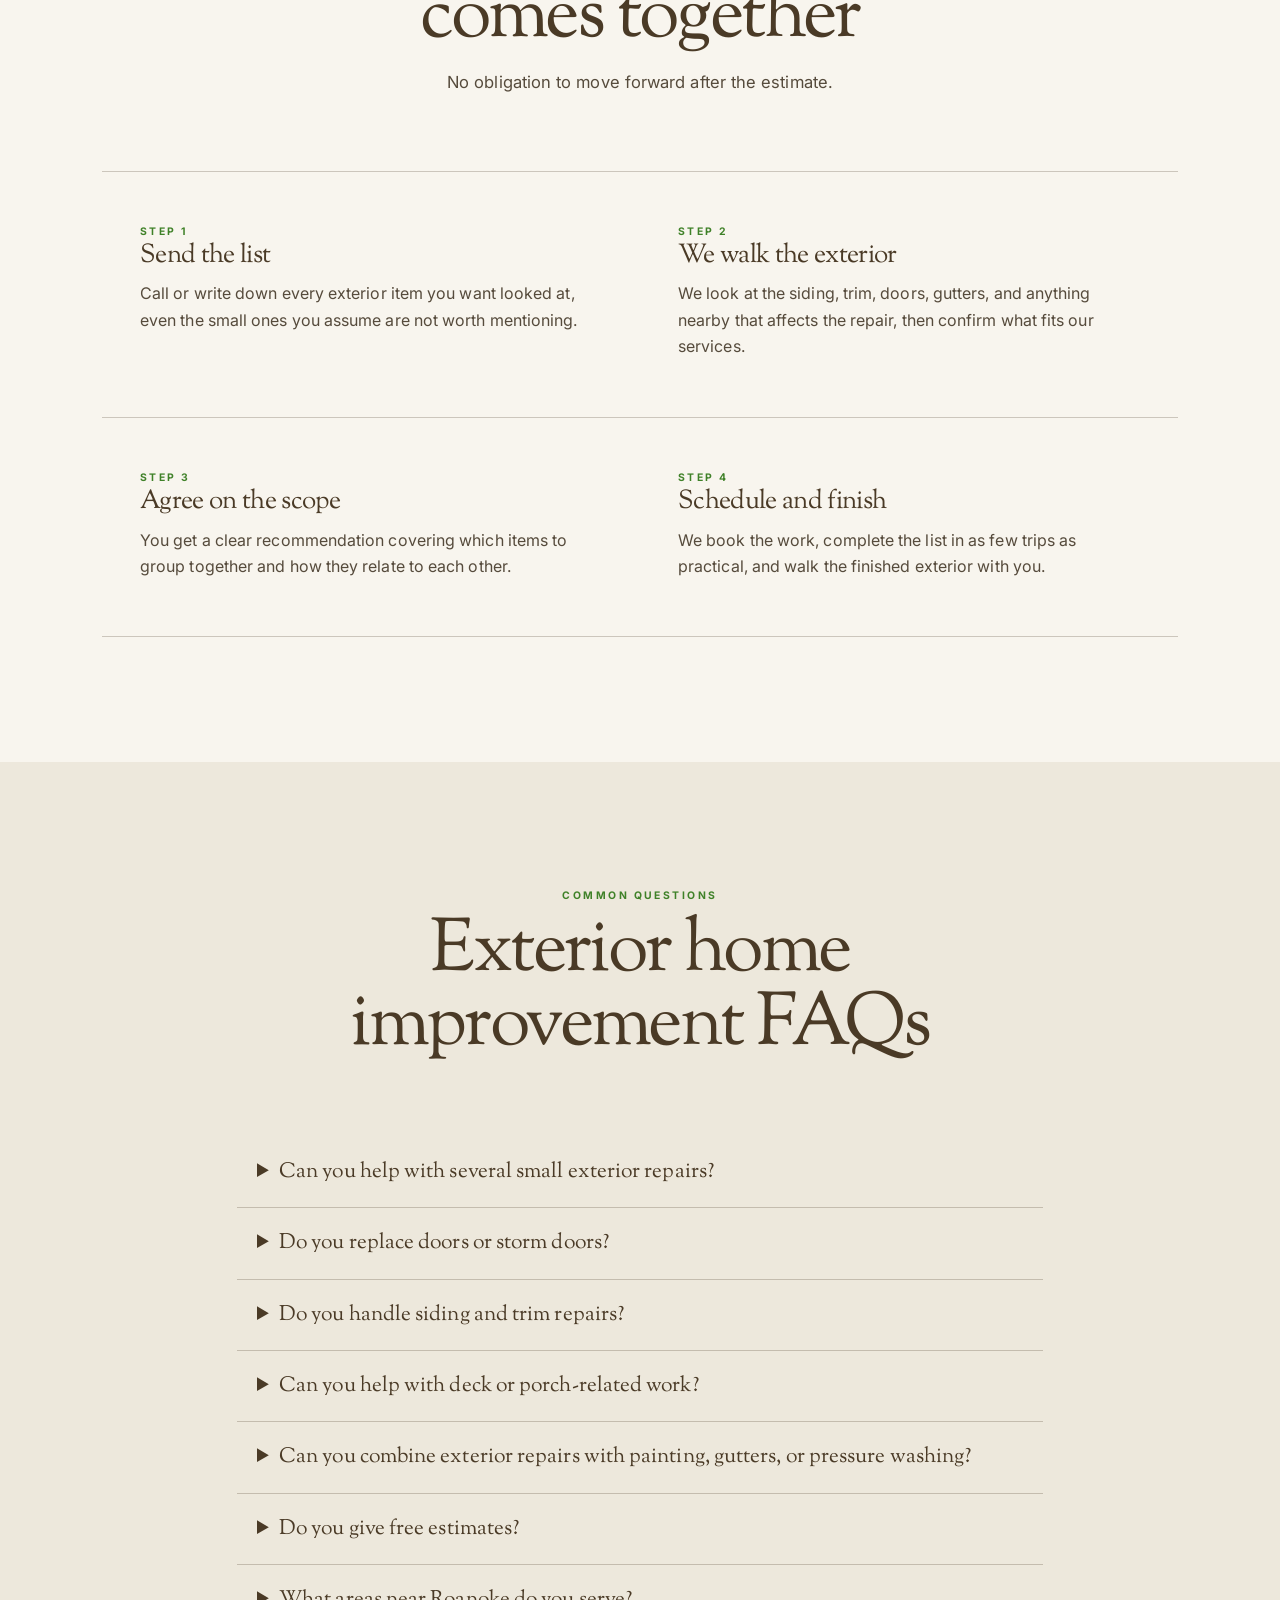
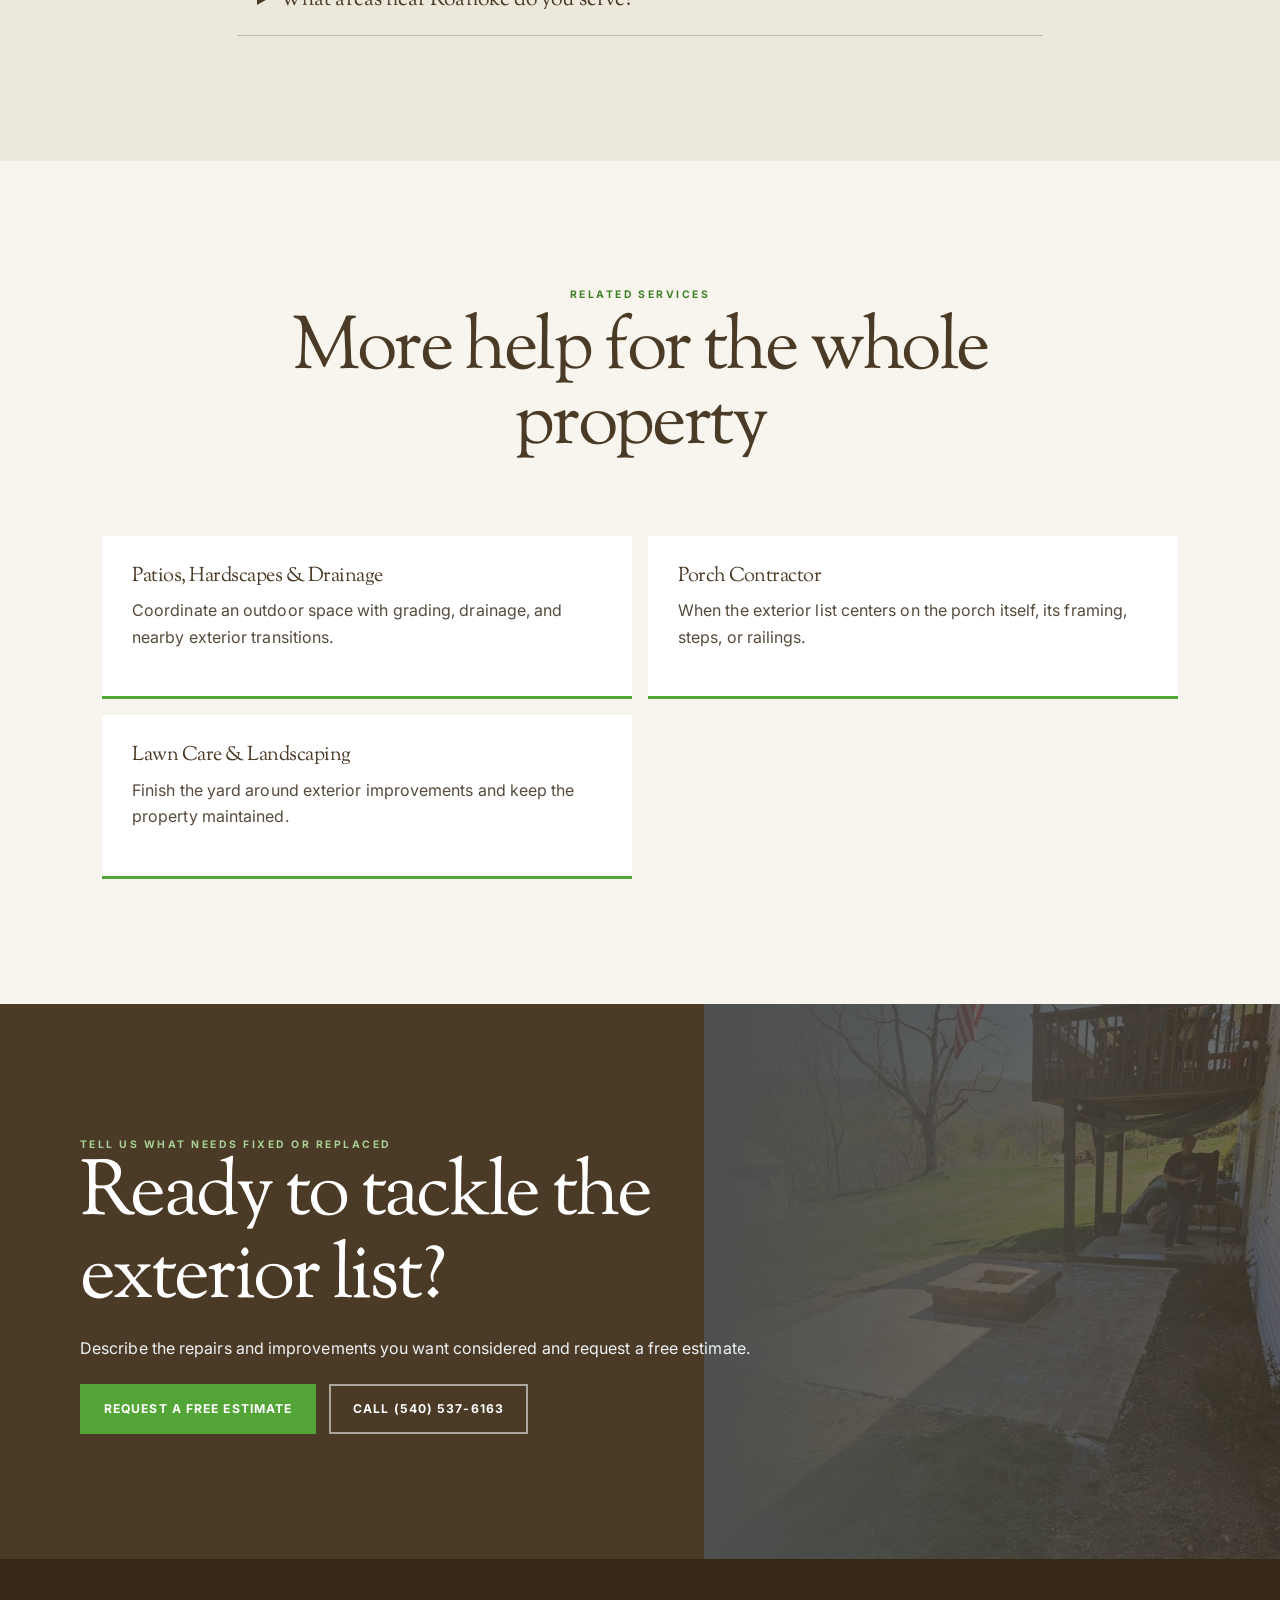
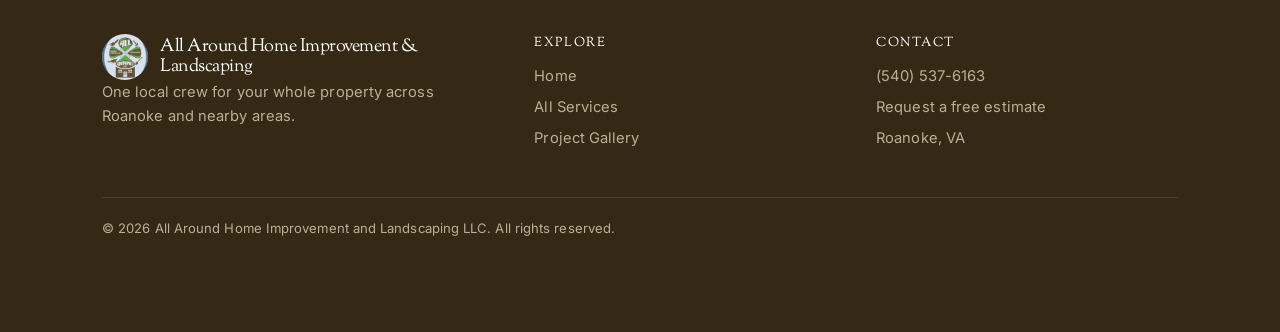
<file: services/exterior-home-improvement-repairs-roanoke-va/index.html>
<!doctype html>
<html lang="en"><head>
<!-- Google tag (gtag.js) -->
<script async src="https://www.googletagmanager.com/gtag/js?id=G-47WBF0ZFZ8"></script>
<script>
  window.dataLayer = window.dataLayer || [];
  function gtag(){dataLayer.push(arguments);}
  gtag('js', new Date());
  gtag('config', 'G-47WBF0ZFZ8');
</script>
<script defer src="/phone-click-tracking.js"></script>
<meta charset="utf-8"><meta name="viewport" content="width=device-width,initial-scale=1">
<title>Exterior Repairs, Siding, Windows &amp; Doors | Roanoke, VA</title>
<meta name="description" content="Siding, windows, doors, trim, gutters, painting, and the exterior repair list, handled by one local Roanoke-area crew. Request a free estimate.">
<link rel="canonical" href="https://allaroundroanoke.com/services/exterior-home-improvement-repairs-roanoke-va/"><link rel="icon" href="../../images/logo.png">
<link rel="stylesheet" href="../service-pages.css"><link rel="stylesheet" href="../service-refresh.css"><link rel="stylesheet" href="../earthbound-pass.css"><link rel="stylesheet" href="../earthbound-fonts.css"><link rel="stylesheet" href="../pillar-pages.css">
<script type="application/ld+json">{"@context":"https://schema.org","@type":"Service","name":"Exterior Home Improvement & Repairs","serviceType":"Exterior home improvement, siding, windows, doors, trim and property repairs","url":"https://allaroundroanoke.com/services/exterior-home-improvement-repairs-roanoke-va/","provider":{"@type":"GeneralContractor","name":"All Around Home Improvement and Landscaping LLC","telephone":"+15405376163","url":"https://allaroundroanoke.com/"},"areaServed":["Roanoke","Salem","Vinton","Blue Ridge","Hardy","Moneta","Elliston"]}</script>
<script type="application/ld+json">{"@context":"https://schema.org","@type":"BreadcrumbList","itemListElement":[{"@type":"ListItem","position":1,"name":"Home","item":"https://allaroundroanoke.com/"},{"@type":"ListItem","position":2,"name":"Services","item":"https://allaroundroanoke.com/services/"},{"@type":"ListItem","position":3,"name":"Home Improvement","item":"https://allaroundroanoke.com/home-improvement-roanoke-va/"},{"@type":"ListItem","position":4,"name":"Exterior Home Improvement & Repairs","item":"https://allaroundroanoke.com/services/exterior-home-improvement-repairs-roanoke-va/"}]}</script>
<script type="application/ld+json">{"@context":"https://schema.org","@type":"FAQPage","mainEntity":[{"@type":"Question","name":"Can you help with several small exterior repairs?","acceptedAnswer":{"@type":"Answer","text":"Yes. A bundled exterior list is often a good fit. Tell us what needs attention so we can discuss the scope and whether the work fits."}},{"@type":"Question","name":"Do you replace doors or storm doors?","acceptedAnswer":{"@type":"Answer","text":"Yes. Door and storm-door replacement are among the exterior projects homeowners can ask us about."}},{"@type":"Question","name":"Do you handle siding and trim repairs?","acceptedAnswer":{"@type":"Answer","text":"Yes. We can evaluate siding, trim, and related exterior repair or replacement needs during an estimate."}},{"@type":"Question","name":"Can you help with deck or porch-related work?","acceptedAnswer":{"@type":"Answer","text":"Ask us about the specific deck, porch, fence, or outdoor-structure item. We can look at the condition and talk through whether the work fits our services."}},{"@type":"Question","name":"Can you combine exterior repairs with painting, gutters, or pressure washing?","acceptedAnswer":{"@type":"Answer","text":"Yes. Painting, gutters, pressure washing, trim, and repairs can be discussed together as one exterior property list."}},{"@type":"Question","name":"Do you give free estimates?","acceptedAnswer":{"@type":"Answer","text":"Yes. All Around offers free, no-pressure estimates. Call or use the estimate form to tell us what needs fixed or replaced."}},{"@type":"Question","name":"What areas near Roanoke do you serve?","acceptedAnswer":{"@type":"Answer","text":"We serve Roanoke, Salem, Vinton, Blue Ridge, Hardy, Moneta, Elliston, and nearby communities."}}]}</script>
</head><body class="inner-page exterior-page">
<header><div class="wrap nav"><a class="brand" href="../../"><img src="../../images/logo.png" alt="All Around Home Improvement and Landscaping logo"><span class="brand-name">All Around<small>Home Improvement &amp; Landscaping</small></span></a><nav class="nav-links" id="nav" aria-label="Main navigation"><a href="../../">Home</a><a href="../../about/">About</a><a href="../">Services</a><a href="../../gallery/">Project Gallery</a><a class="btn btn-primary" href="../../contact/">Free Estimate</a></nav><button class="menu-button" type="button" aria-label="Open menu" aria-expanded="false" aria-controls="nav">☰</button></div></header>
<main><section class="hero"><div class="wrap hero-inner"><div class="crumbs"><a href="../../">Home</a> / <a href="../">Services</a> / <a href="../../home-improvement-roanoke-va/">Home Improvement</a> / Exterior Repairs</div><span class="eyebrow dark">Roanoke exterior home improvement</span><h1>Exterior Home Improvement &amp; Repairs in Roanoke, VA</h1><p>Practical help with siding, trim, doors, windows, exterior repairs, and deck, fence, or porch-related items when appropriate. We help Roanoke-area homeowners make the outside of the property feel finished, sealed up, and cared for.</p><div class="actions"><a class="btn btn-primary" href="../../contact/">Request a free estimate</a><a class="btn btn-light" href="tel:+15405376163">Call (540) 537-6163</a></div></div></section>
<section class="section"><div class="wrap detail-grid"><div class="prose"><h2>Exterior projects and property repairs</h2><p>Exterior work often arrives as a list rather than one perfect category. Trim may need attention near a door, a fixture may need replacing, or several smaller items may be keeping the property from looking complete.</p><p>Tell us what needs fixed or replaced. We focus on practical exterior repairs and improvements that can be grouped into one estimate.</p><h3>Siding, windows, doors, and refresh work</h3><p>Ask about siding, storm doors, windows, entry doors, and related trim. These updates can help close up worn areas, improve curb appeal, and give the exterior a more consistent finish.</p><h3>Decks, fences, porches, and outdoor structures</h3><p>We have real project experience involving decks, outdoor steps, fencing, and exterior structures. Capabilities depend on the specific condition and scope, so tell us what is happening and we can talk through whether the work fits. If the project centers on a porch, our <a href="../porch-contractor-roanoke-va/">porch contractor page</a> covers that work in more detail.</p><h3>When the project crosses categories</h3><p>Exterior painting, gutters, pressure washing, and repairs can be part of one estimate. So can a patio project that includes a deck transition or nearby exterior repair. The goal is one clear conversation about the property list. For the full picture, see our <a href="../../home-improvement-roanoke-va/">local home improvement services</a> across the Roanoke area.</p></div><aside class="aside"><span class="eyebrow">Start with the property list</span><h2>Not sure what category the job fits?</h2><p>Tell us what is going on and we can talk through whether it fits. Include every exterior item you want considered.</p><a class="btn btn-primary" href="../../contact/">Tell us what you need done</a><a class="call" href="tel:+15405376163">Or call (540) 537-6163</a></aside></div></section>
<section class="section alt"><div class="wrap proof-panel"><div><span class="eyebrow">Real project proof</span><h2>Exterior improvement work from All Around</h2><p>This is an existing All Around project photo, not stock imagery. It shows siding and window work in progress on a home exterior.</p><p>All Around is licensed and insured and offers free, no-pressure estimates for homeowners across the Roanoke area.</p></div><img src="../../images/project-5.jpg" alt="Siding and window exterior improvement by All Around in the Roanoke, VA area" loading="lazy" width="574" height="1020"></div></section>
<section class="section"><div class="wrap"><div class="intro"><span class="eyebrow">How it works</span><h2>How an exterior project comes together</h2><p>No obligation to move forward after the estimate.</p></div><div class="cards">
<article class="card"><span class="eyebrow">Step 1</span><h3>Send the list</h3><p>Call or write down every exterior item you want looked at, even the small ones you assume are not worth mentioning.</p></article>
<article class="card"><span class="eyebrow">Step 2</span><h3>We walk the exterior</h3><p>We look at the siding, trim, doors, gutters, and anything nearby that affects the repair, then confirm what fits our services.</p></article>
<article class="card"><span class="eyebrow">Step 3</span><h3>Agree on the scope</h3><p>You get a clear recommendation covering which items to group together and how they relate to each other.</p></article>
<article class="card"><span class="eyebrow">Step 4</span><h3>Schedule and finish</h3><p>We book the work, complete the list in as few trips as practical, and walk the finished exterior with you.</p></article>
</div></div></section>

<section class="section alt"><div class="wrap faq"><div class="intro"><span class="eyebrow">Common questions</span><h2>Exterior home improvement FAQs</h2></div><details><summary>Can you help with several small exterior repairs?</summary><p>Yes. A bundled exterior list is often a good fit. Tell us what needs attention so we can discuss the scope and whether the work fits.</p></details><details><summary>Do you replace doors or storm doors?</summary><p>Yes. Door and storm-door replacement are among the exterior projects homeowners can ask us about.</p></details><details><summary>Do you handle siding and trim repairs?</summary><p>Yes. We can evaluate siding, trim, and related exterior repair or replacement needs during an estimate.</p></details><details><summary>Can you help with deck or porch-related work?</summary><p>Ask us about the specific deck, porch, fence, or outdoor-structure item. We can look at the condition and talk through whether the work fits our services.</p></details><details><summary>Can you combine exterior repairs with painting, gutters, or pressure washing?</summary><p>Yes. Painting, gutters, pressure washing, trim, and repairs can be discussed together as one exterior property list.</p></details><details><summary>Do you give free estimates?</summary><p>Yes. All Around offers free, no-pressure estimates. Call or use the estimate form to tell us what needs fixed or replaced.</p></details><details><summary>What areas near Roanoke do you serve?</summary><p>We serve Roanoke, Salem, Vinton, Blue Ridge, Hardy, Moneta, Elliston, and nearby communities.</p></details></div></section>
<section class="section"><div class="wrap"><div class="intro"><span class="eyebrow">Related services</span><h2>More help for the whole property</h2></div><div class="related-grid"><a class="related-card" href="../patios-hardscapes-drainage-roanoke-va/"><h3>Patios, Hardscapes &amp; Drainage</h3><p>Coordinate an outdoor space with grading, drainage, and nearby exterior transitions.</p></a><a class="related-card" href="../porch-contractor-roanoke-va/"><h3>Porch Contractor</h3><p>When the exterior list centers on the porch itself, its framing, steps, or railings.</p></a>
<a class="related-card" href="../lawn-care-landscaping-roanoke-va/"><h3>Lawn Care &amp; Landscaping</h3><p>Finish the yard around exterior improvements and keep the property maintained.</p></a></div></div></section>
<section class="cta"><div class="wrap section"><span class="eyebrow dark">Tell us what needs fixed or replaced</span><h2>Ready to tackle the exterior list?</h2><p>Describe the repairs and improvements you want considered and request a free estimate.</p><div class="actions"><a class="btn btn-primary" href="../../contact/">Request a free estimate</a><a class="btn btn-light" href="tel:+15405376163">Call (540) 537-6163</a></div></div></section></main>
<footer><div class="wrap"><div class="foot"><div><div class="foot-logo"><img src="../../images/logo.png" alt=""><h2>All Around Home Improvement &amp; Landscaping</h2></div><p>One local crew for your whole property across Roanoke and nearby areas.</p></div><div><h3>Explore</h3><ul><li><a href="../../">Home</a></li><li><a href="../">All Services</a></li><li><a href="../../gallery/">Project Gallery</a></li></ul></div><div><h3>Contact</h3><ul><li><a href="tel:+15405376163">(540) 537-6163</a></li><li><a href="../../contact/">Request a free estimate</a></li><li>Roanoke, VA</li></ul></div></div><div class="legal">© <span class="year"></span> All Around Home Improvement and Landscaping LLC. All rights reserved.</div></div></footer><div class="call-bar"><a href="tel:+15405376163">Call (540) 537-6163</a></div><script>document.querySelector('.year').textContent=new Date().getFullYear();const b=document.querySelector('.menu-button'),n=document.querySelector('#nav');b.addEventListener('click',()=>{const o=n.classList.toggle('open');b.setAttribute('aria-expanded',o)});</script>
</body></html>
</file>
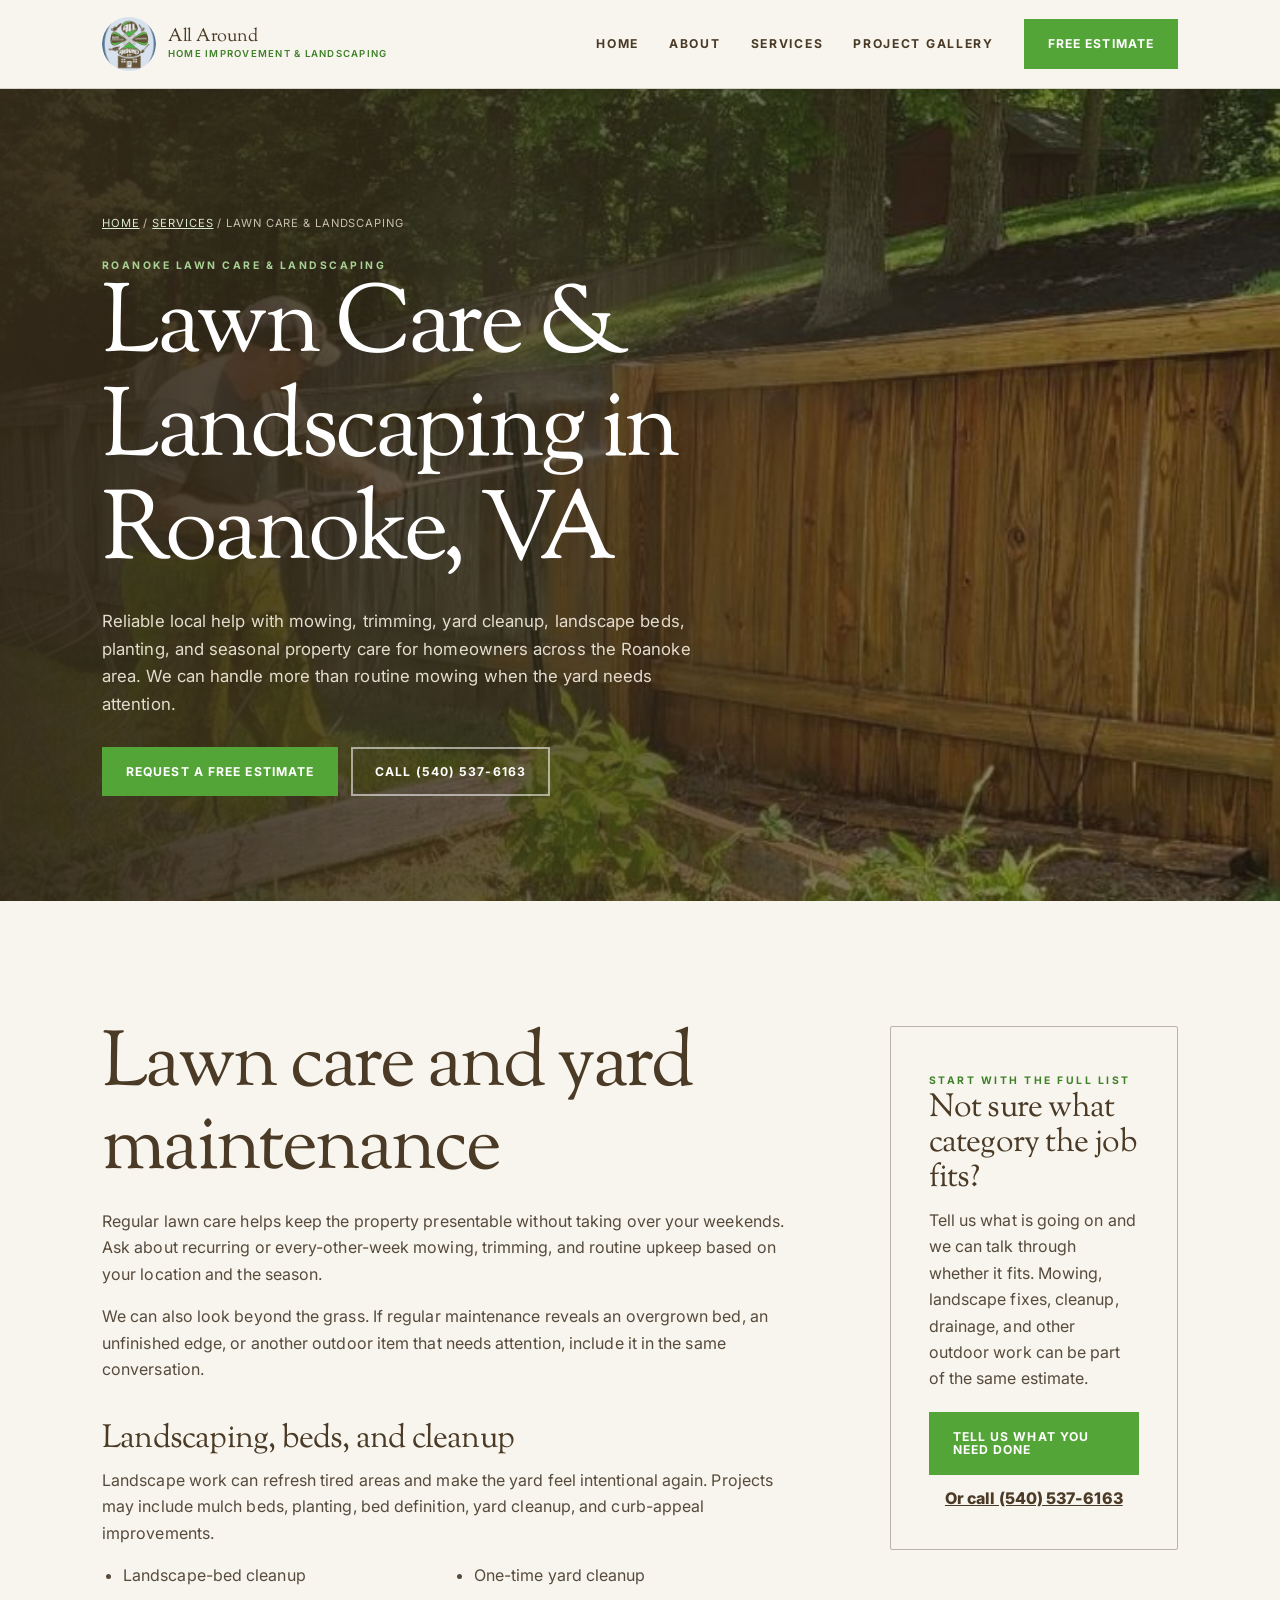
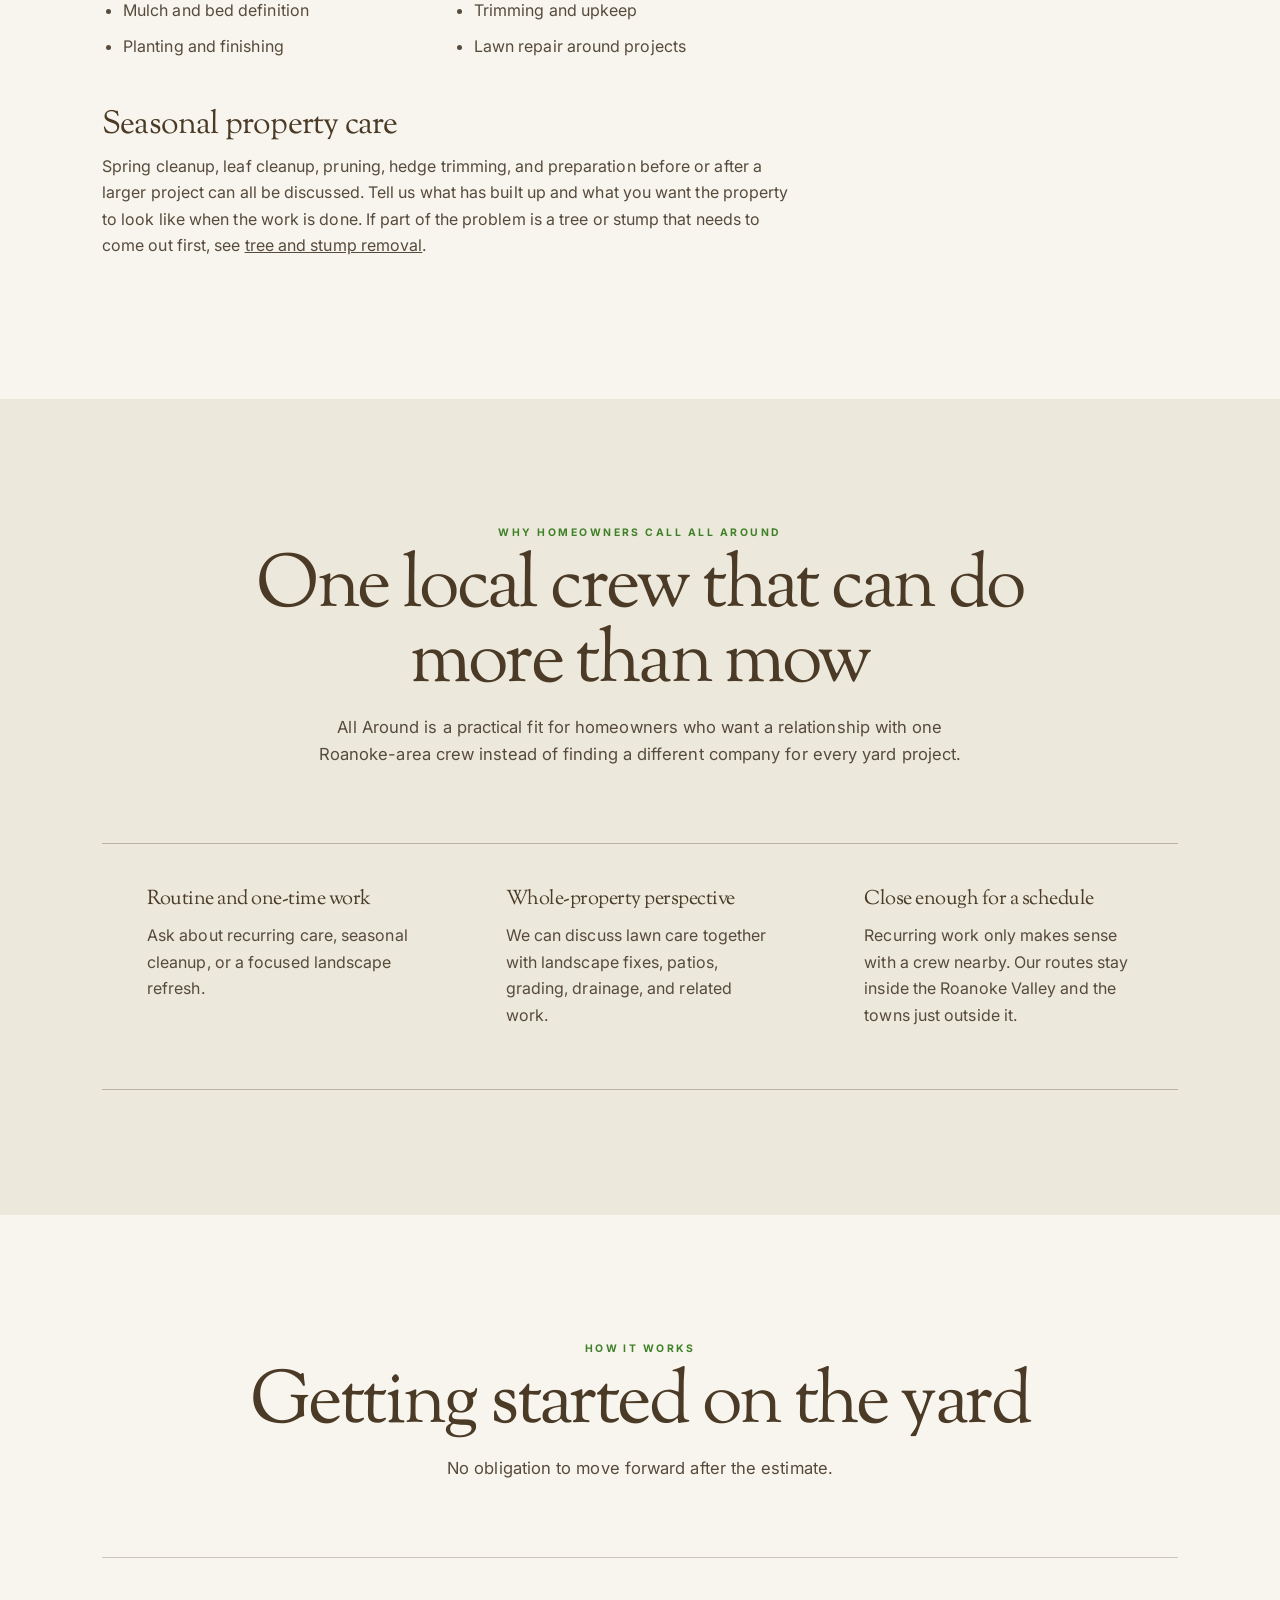
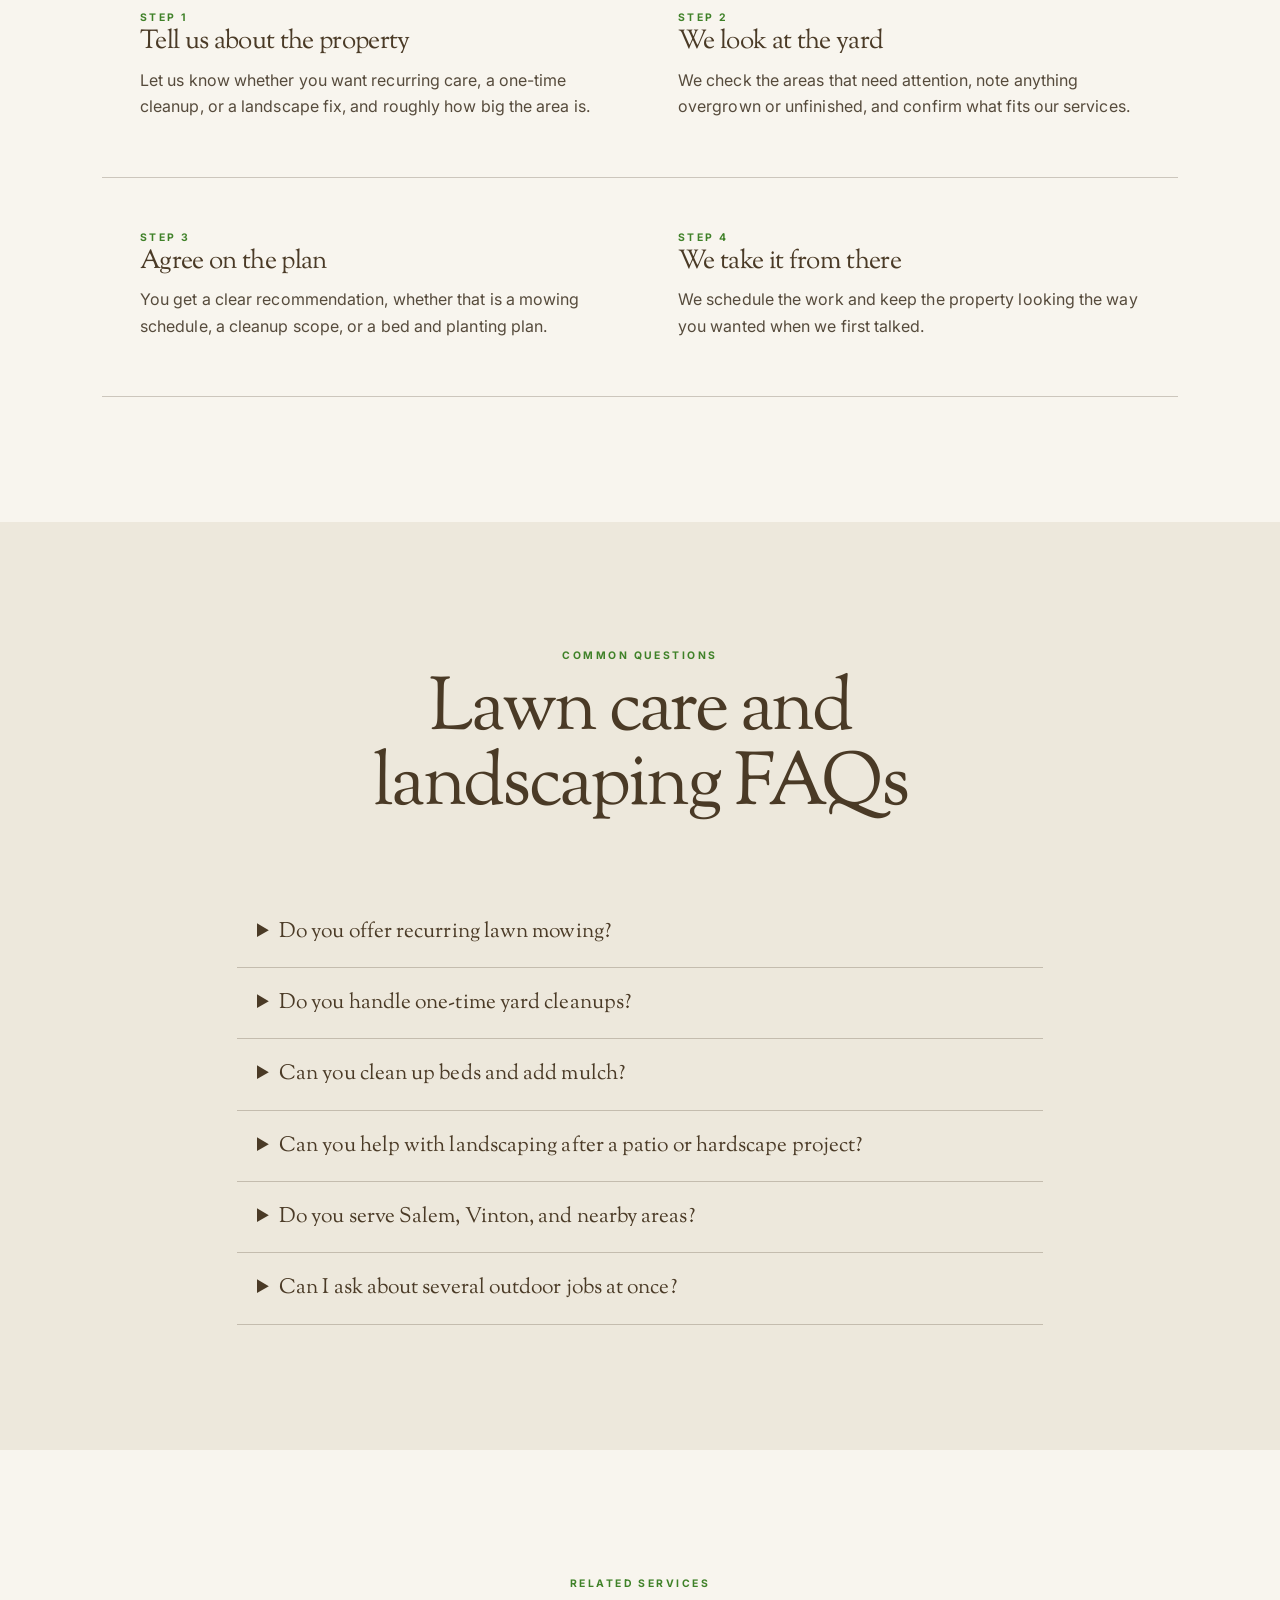
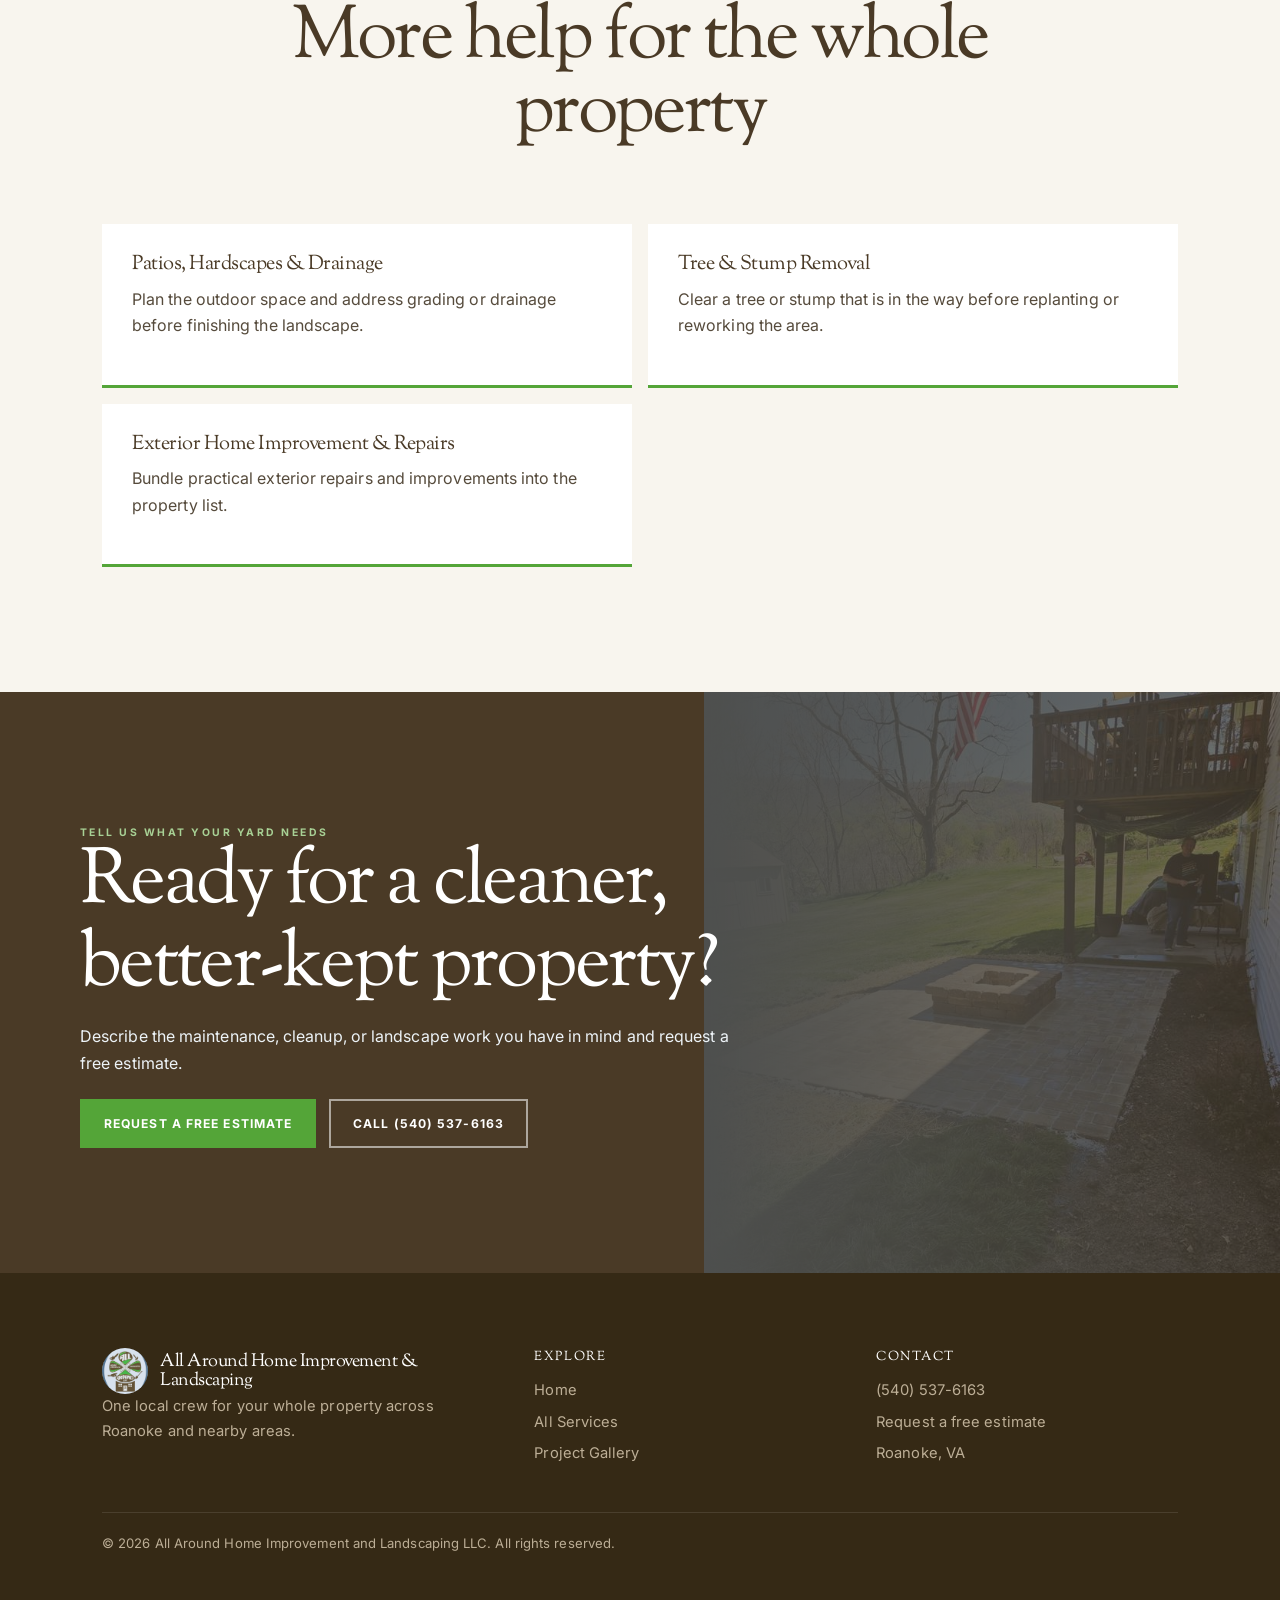
<file: services/lawn-care-landscaping-roanoke-va/index.html>
<!doctype html>
<html lang="en"><head>
<!-- Google tag (gtag.js) -->
<script async src="https://www.googletagmanager.com/gtag/js?id=G-47WBF0ZFZ8"></script>
<script>
  window.dataLayer = window.dataLayer || [];
  function gtag(){dataLayer.push(arguments);}
  gtag('js', new Date());
  gtag('config', 'G-47WBF0ZFZ8');
</script>
<script defer src="/phone-click-tracking.js"></script>
<meta charset="utf-8"><meta name="viewport" content="width=device-width,initial-scale=1">
<title>Lawn Care &amp; Landscaping in Roanoke, VA | All Around</title>
<meta name="description" content="Lawn care, mowing, landscaping, yard cleanup, beds, planting, and seasonal property care from one local Roanoke-area crew. Request a free estimate.">
<link rel="canonical" href="https://allaroundroanoke.com/services/lawn-care-landscaping-roanoke-va/"><link rel="icon" href="../../images/logo.png">
<link rel="stylesheet" href="../service-pages.css"><link rel="stylesheet" href="../service-refresh.css"><link rel="stylesheet" href="../earthbound-pass.css"><link rel="stylesheet" href="../earthbound-fonts.css"><link rel="stylesheet" href="../pillar-pages.css">
<script type="application/ld+json">{"@context":"https://schema.org","@type":"Service","name":"Lawn Care & Landscaping","serviceType":"Lawn care, mowing, landscaping, cleanup and seasonal property care","url":"https://allaroundroanoke.com/services/lawn-care-landscaping-roanoke-va/","provider":{"@type":"GeneralContractor","name":"All Around Home Improvement and Landscaping LLC","telephone":"+15405376163","url":"https://allaroundroanoke.com/"},"areaServed":["Roanoke","Salem","Vinton","Blue Ridge","Hardy","Moneta","Elliston"]}</script>
<script type="application/ld+json">{"@context":"https://schema.org","@type":"BreadcrumbList","itemListElement":[{"@type":"ListItem","position":1,"name":"Home","item":"https://allaroundroanoke.com/"},{"@type":"ListItem","position":2,"name":"Services","item":"https://allaroundroanoke.com/services/"},{"@type":"ListItem","position":3,"name":"Lawn Care & Landscaping","item":"https://allaroundroanoke.com/services/lawn-care-landscaping-roanoke-va/"}]}</script>
<script type="application/ld+json">{"@context":"https://schema.org","@type":"FAQPage","mainEntity":[{"@type":"Question","name":"Do you offer recurring lawn mowing?","acceptedAnswer":{"@type":"Answer","text":"Yes. Ask about recurring and every-other-week mowing for properties in our Roanoke-area service area. Availability can vary by location and season."}},{"@type":"Question","name":"Do you handle one-time yard cleanups?","acceptedAnswer":{"@type":"Answer","text":"Yes. We can discuss one-time cleanup for overgrown, untidy, or seasonally affected areas and determine what work fits your property."}},{"@type":"Question","name":"Can you clean up beds and add mulch?","acceptedAnswer":{"@type":"Answer","text":"Yes. Landscape-bed cleanup, definition, mulch, planting, and related finishing work can be included in an estimate."}},{"@type":"Question","name":"Can you help with landscaping after a patio or hardscape project?","acceptedAnswer":{"@type":"Answer","text":"Yes. We can discuss repairing and finishing the lawn, beds, stone, or planting areas around a patio or hardscape project."}},{"@type":"Question","name":"Do you serve Salem, Vinton, and nearby areas?","acceptedAnswer":{"@type":"Answer","text":"Yes. We serve Roanoke, Salem, Vinton, Blue Ridge, Hardy, Moneta, Elliston, and nearby communities."}},{"@type":"Question","name":"Can I ask about several outdoor jobs at once?","acceptedAnswer":{"@type":"Answer","text":"Yes. Tell us about the complete list, including mowing, cleanup, landscaping, drainage, or hardscape needs, and we can talk through whether the work fits."}}]}</script>
</head><body class="inner-page lawn-page">
<header><div class="wrap nav"><a class="brand" href="../../"><img src="../../images/logo.png" alt="All Around Home Improvement and Landscaping logo"><span class="brand-name">All Around<small>Home Improvement &amp; Landscaping</small></span></a><nav class="nav-links" id="nav" aria-label="Main navigation"><a href="../../">Home</a><a href="../../about/">About</a><a href="../">Services</a><a href="../../gallery/">Project Gallery</a><a class="btn btn-primary" href="../../contact/">Free Estimate</a></nav><button class="menu-button" type="button" aria-label="Open menu" aria-expanded="false" aria-controls="nav">☰</button></div></header>
<main>
<section class="hero"><div class="wrap hero-inner"><div class="crumbs"><a href="../../">Home</a> / <a href="../">Services</a> / Lawn Care &amp; Landscaping</div><span class="eyebrow dark">Roanoke lawn care &amp; landscaping</span><h1>Lawn Care &amp; Landscaping in Roanoke, VA</h1><p>Reliable local help with mowing, trimming, yard cleanup, landscape beds, planting, and seasonal property care for homeowners across the Roanoke area. We can handle more than routine mowing when the yard needs attention.</p><div class="actions"><a class="btn btn-primary" href="../../contact/">Request a free estimate</a><a class="btn btn-light" href="tel:+15405376163">Call (540) 537-6163</a></div></div></section>
<section class="section"><div class="wrap detail-grid"><div class="prose"><h2>Lawn care and yard maintenance</h2><p>Regular lawn care helps keep the property presentable without taking over your weekends. Ask about recurring or every-other-week mowing, trimming, and routine upkeep based on your location and the season.</p><p>We can also look beyond the grass. If regular maintenance reveals an overgrown bed, an unfinished edge, or another outdoor item that needs attention, include it in the same conversation.</p><h3>Landscaping, beds, and cleanup</h3><p>Landscape work can refresh tired areas and make the yard feel intentional again. Projects may include mulch beds, planting, bed definition, yard cleanup, and curb-appeal improvements.</p><ul class="check-list"><li>Landscape-bed cleanup</li><li>Mulch and bed definition</li><li>Planting and finishing</li><li>One-time yard cleanup</li><li>Trimming and upkeep</li><li>Lawn repair around projects</li></ul><h3>Seasonal property care</h3><p>Spring cleanup, leaf cleanup, pruning, hedge trimming, and preparation before or after a larger project can all be discussed. Tell us what has built up and what you want the property to look like when the work is done. If part of the problem is a tree or stump that needs to come out first, see <a href="../tree-stump-removal-roanoke-va/">tree and stump removal</a>.</p></div><aside class="aside"><span class="eyebrow">Start with the full list</span><h2>Not sure what category the job fits?</h2><p>Tell us what is going on and we can talk through whether it fits. Mowing, landscape fixes, cleanup, drainage, and other outdoor work can be part of the same estimate.</p><a class="btn btn-primary" href="../../contact/">Tell us what you need done</a><a class="call" href="tel:+15405376163">Or call (540) 537-6163</a></aside></div></section>
<section class="section alt"><div class="wrap"><div class="intro"><span class="eyebrow">Why homeowners call All Around</span><h2>One local crew that can do more than mow</h2><p>All Around is a practical fit for homeowners who want a relationship with one Roanoke-area crew instead of finding a different company for every yard project.</p></div><div class="values"><article class="value"><h3>Routine and one-time work</h3><p>Ask about recurring care, seasonal cleanup, or a focused landscape refresh.</p></article><article class="value"><h3>Whole-property perspective</h3><p>We can discuss lawn care together with landscape fixes, patios, grading, drainage, and related work.</p></article><article class="value"><h3>Close enough for a schedule</h3><p>Recurring work only makes sense with a crew nearby. Our routes stay inside the Roanoke Valley and the towns just outside it.</p></article></div></div></section>
<section class="section"><div class="wrap"><div class="intro"><span class="eyebrow">How it works</span><h2>Getting started on the yard</h2><p>No obligation to move forward after the estimate.</p></div><div class="cards">
<article class="card"><span class="eyebrow">Step 1</span><h3>Tell us about the property</h3><p>Let us know whether you want recurring care, a one-time cleanup, or a landscape fix, and roughly how big the area is.</p></article>
<article class="card"><span class="eyebrow">Step 2</span><h3>We look at the yard</h3><p>We check the areas that need attention, note anything overgrown or unfinished, and confirm what fits our services.</p></article>
<article class="card"><span class="eyebrow">Step 3</span><h3>Agree on the plan</h3><p>You get a clear recommendation, whether that is a mowing schedule, a cleanup scope, or a bed and planting plan.</p></article>
<article class="card"><span class="eyebrow">Step 4</span><h3>We take it from there</h3><p>We schedule the work and keep the property looking the way you wanted when we first talked.</p></article>
</div></div></section>

<section class="section alt"><div class="wrap faq"><div class="intro"><span class="eyebrow">Common questions</span><h2>Lawn care and landscaping FAQs</h2></div><details><summary>Do you offer recurring lawn mowing?</summary><p>Yes. Ask about recurring and every-other-week mowing for properties in our Roanoke-area service area. Availability can vary by location and season.</p></details><details><summary>Do you handle one-time yard cleanups?</summary><p>Yes. We can discuss one-time cleanup for overgrown, untidy, or seasonally affected areas and determine what work fits your property.</p></details><details><summary>Can you clean up beds and add mulch?</summary><p>Yes. Landscape-bed cleanup, definition, mulch, planting, and related finishing work can be included in an estimate.</p></details><details><summary>Can you help with landscaping after a patio or hardscape project?</summary><p>Yes. We can discuss repairing and finishing the lawn, beds, stone, or planting areas around a patio or hardscape project.</p></details><details><summary>Do you serve Salem, Vinton, and nearby areas?</summary><p>Yes. We serve Roanoke, Salem, Vinton, Blue Ridge, Hardy, Moneta, Elliston, and nearby communities.</p></details><details><summary>Can I ask about several outdoor jobs at once?</summary><p>Yes. Tell us about the complete list, including mowing, cleanup, landscaping, drainage, or hardscape needs, and we can talk through whether the work fits.</p></details></div></section>
<section class="section"><div class="wrap"><div class="intro"><span class="eyebrow">Related services</span><h2>More help for the whole property</h2></div><div class="related-grid"><a class="related-card" href="../patios-hardscapes-drainage-roanoke-va/"><h3>Patios, Hardscapes &amp; Drainage</h3><p>Plan the outdoor space and address grading or drainage before finishing the landscape.</p></a>
<a class="related-card" href="../tree-stump-removal-roanoke-va/"><h3>Tree &amp; Stump Removal</h3><p>Clear a tree or stump that is in the way before replanting or reworking the area.</p></a><a class="related-card" href="../exterior-home-improvement-repairs-roanoke-va/"><h3>Exterior Home Improvement &amp; Repairs</h3><p>Bundle practical exterior repairs and improvements into the property list.</p></a></div></div></section>
<section class="cta"><div class="wrap section"><span class="eyebrow dark">Tell us what your yard needs</span><h2>Ready for a cleaner, better-kept property?</h2><p>Describe the maintenance, cleanup, or landscape work you have in mind and request a free estimate.</p><div class="actions"><a class="btn btn-primary" href="../../contact/">Request a free estimate</a><a class="btn btn-light" href="tel:+15405376163">Call (540) 537-6163</a></div></div></section>
</main>
<footer><div class="wrap"><div class="foot"><div><div class="foot-logo"><img src="../../images/logo.png" alt=""><h2>All Around Home Improvement &amp; Landscaping</h2></div><p>One local crew for your whole property across Roanoke and nearby areas.</p></div><div><h3>Explore</h3><ul><li><a href="../../">Home</a></li><li><a href="../">All Services</a></li><li><a href="../../gallery/">Project Gallery</a></li></ul></div><div><h3>Contact</h3><ul><li><a href="tel:+15405376163">(540) 537-6163</a></li><li><a href="../../contact/">Request a free estimate</a></li><li>Roanoke, VA</li></ul></div></div><div class="legal">© <span class="year"></span> All Around Home Improvement and Landscaping LLC. All rights reserved.</div></div></footer><div class="call-bar"><a href="tel:+15405376163">Call (540) 537-6163</a></div><script>document.querySelector('.year').textContent=new Date().getFullYear();const b=document.querySelector('.menu-button'),n=document.querySelector('#nav');b.addEventListener('click',()=>{const o=n.classList.toggle('open');b.setAttribute('aria-expanded',o)});</script>
</body></html>
</file>
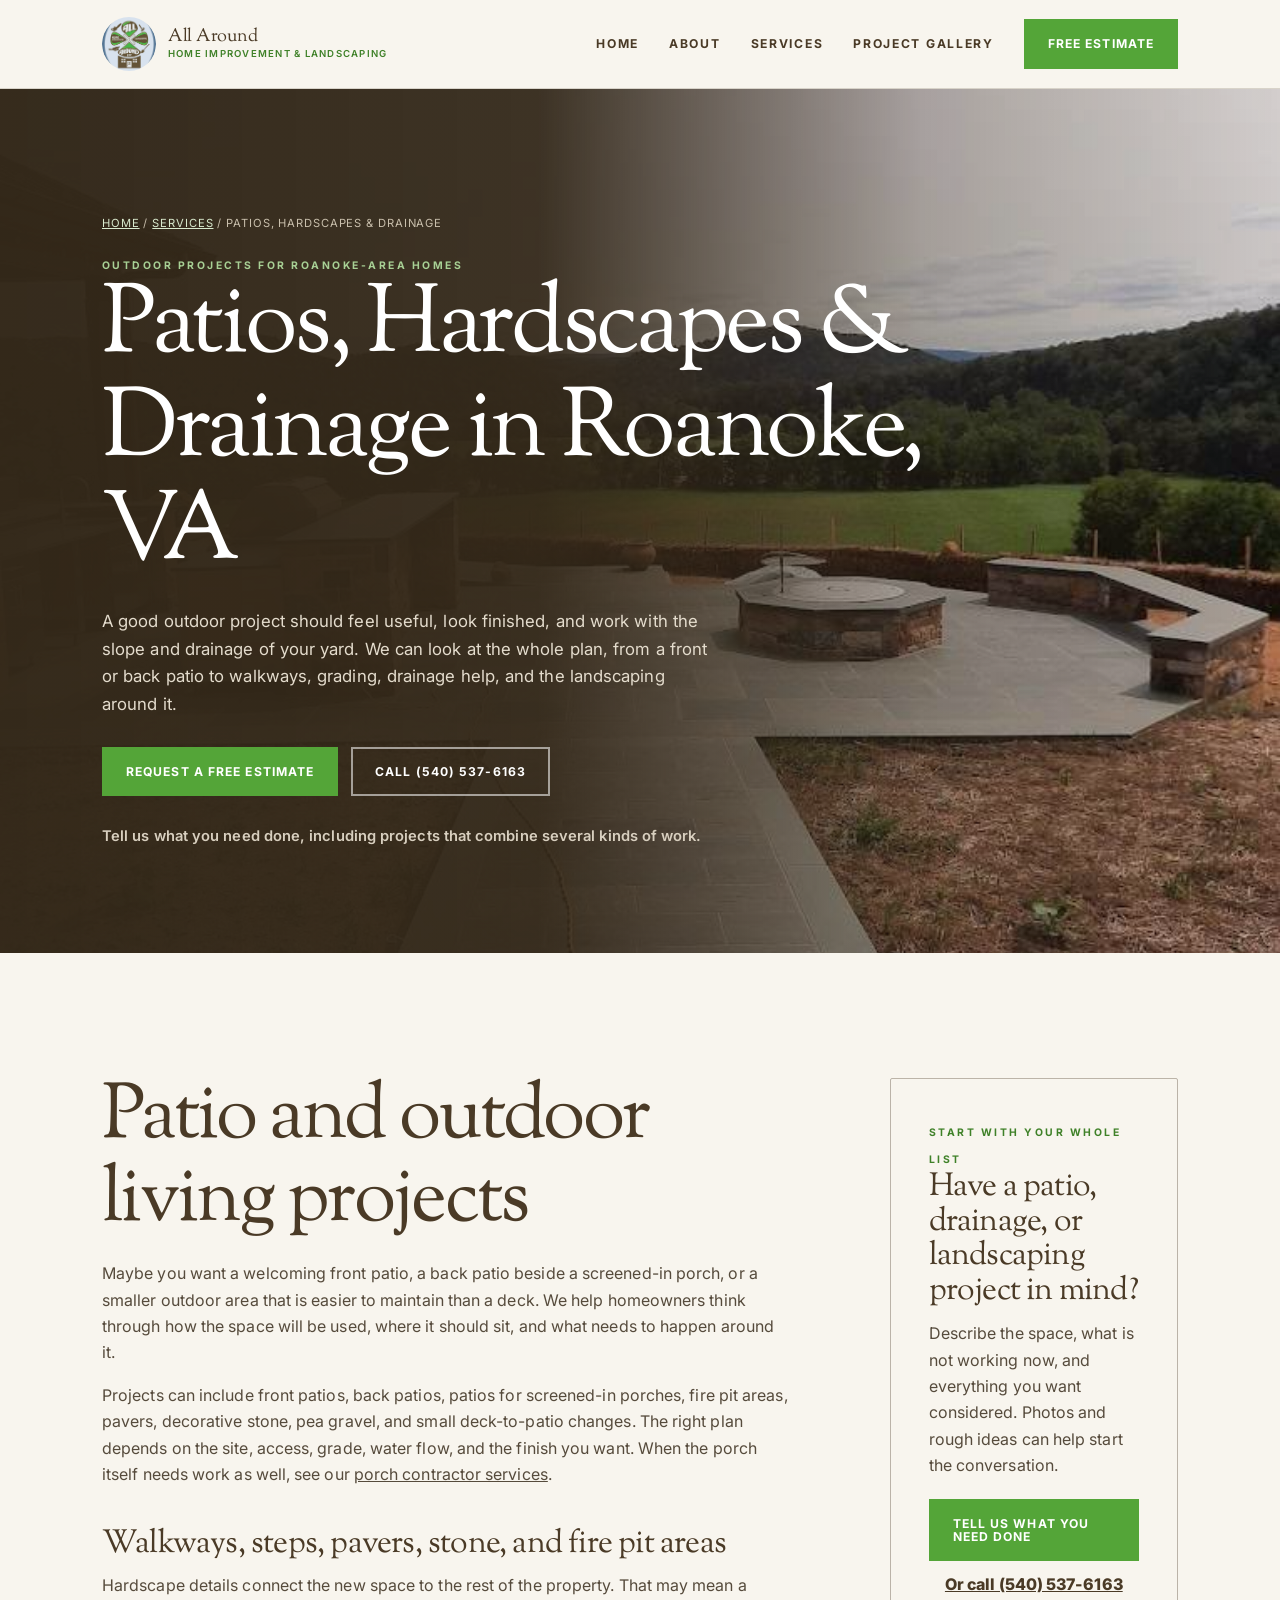
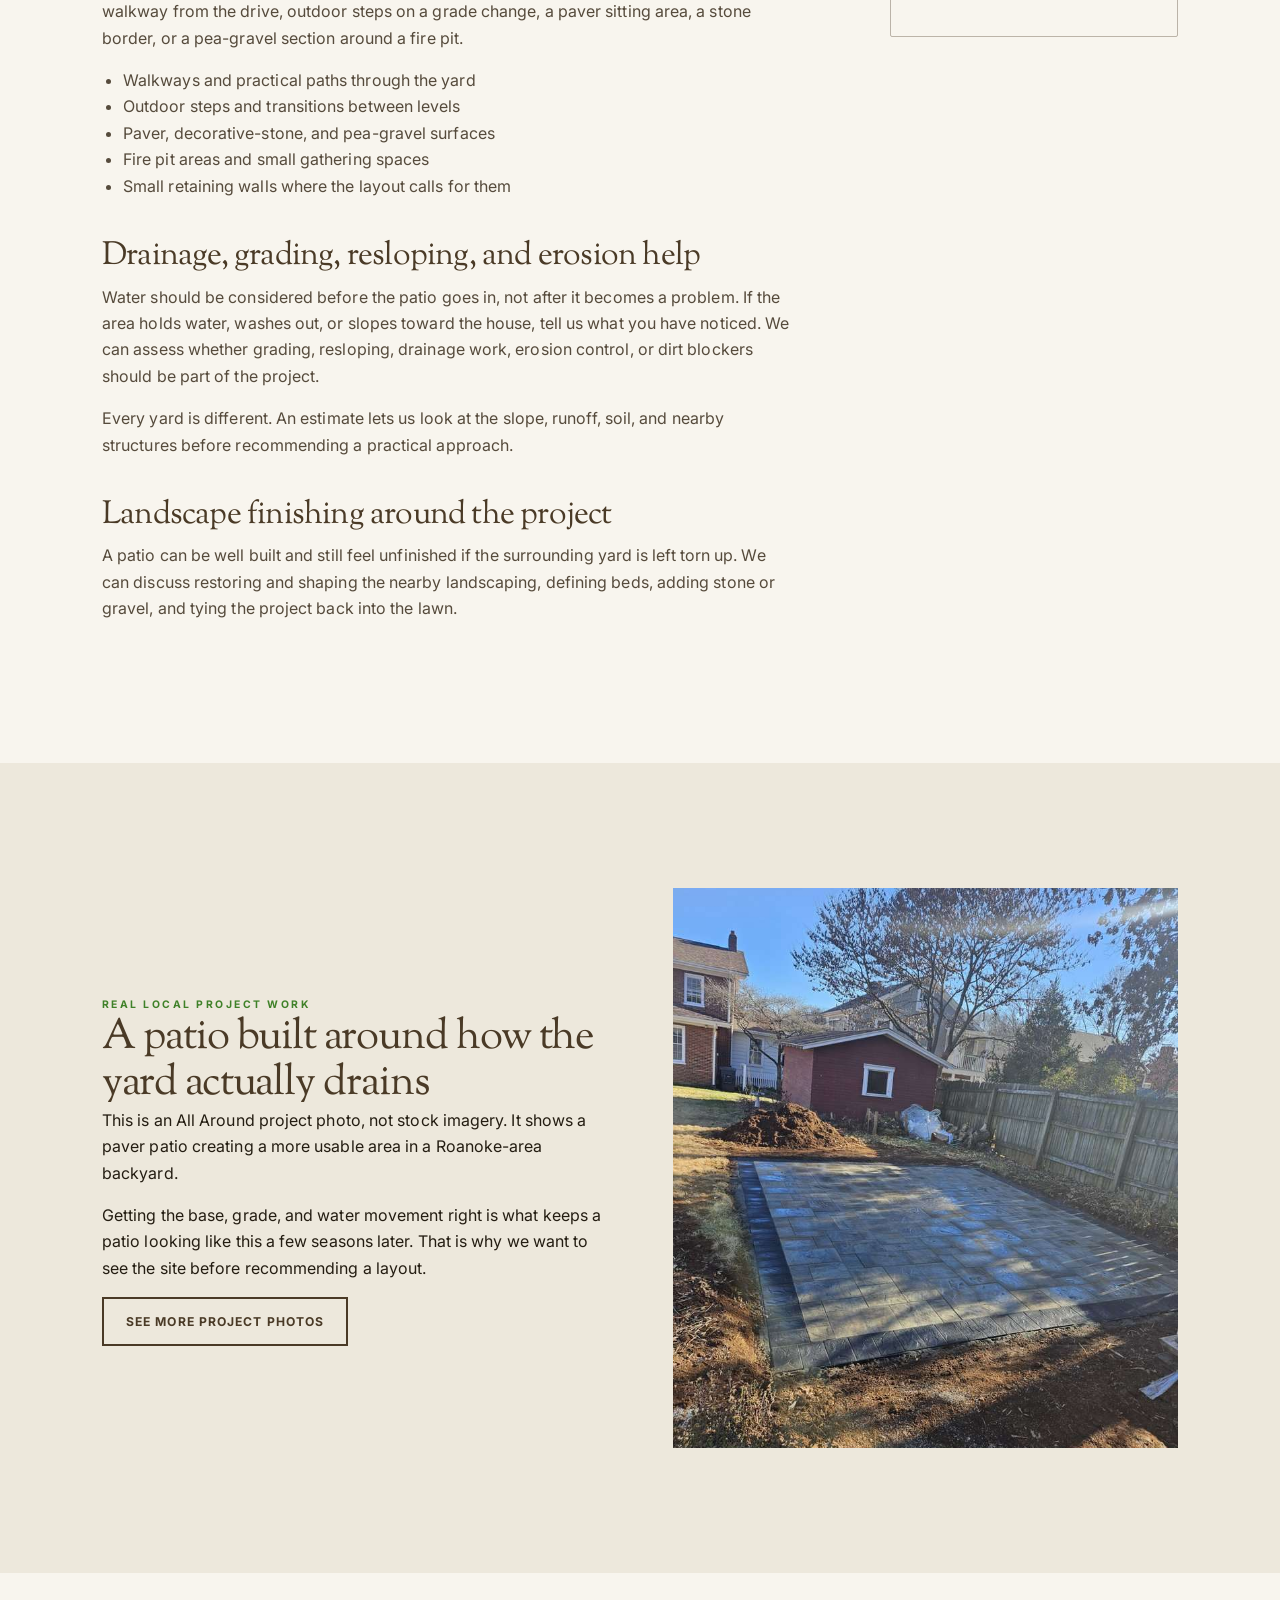
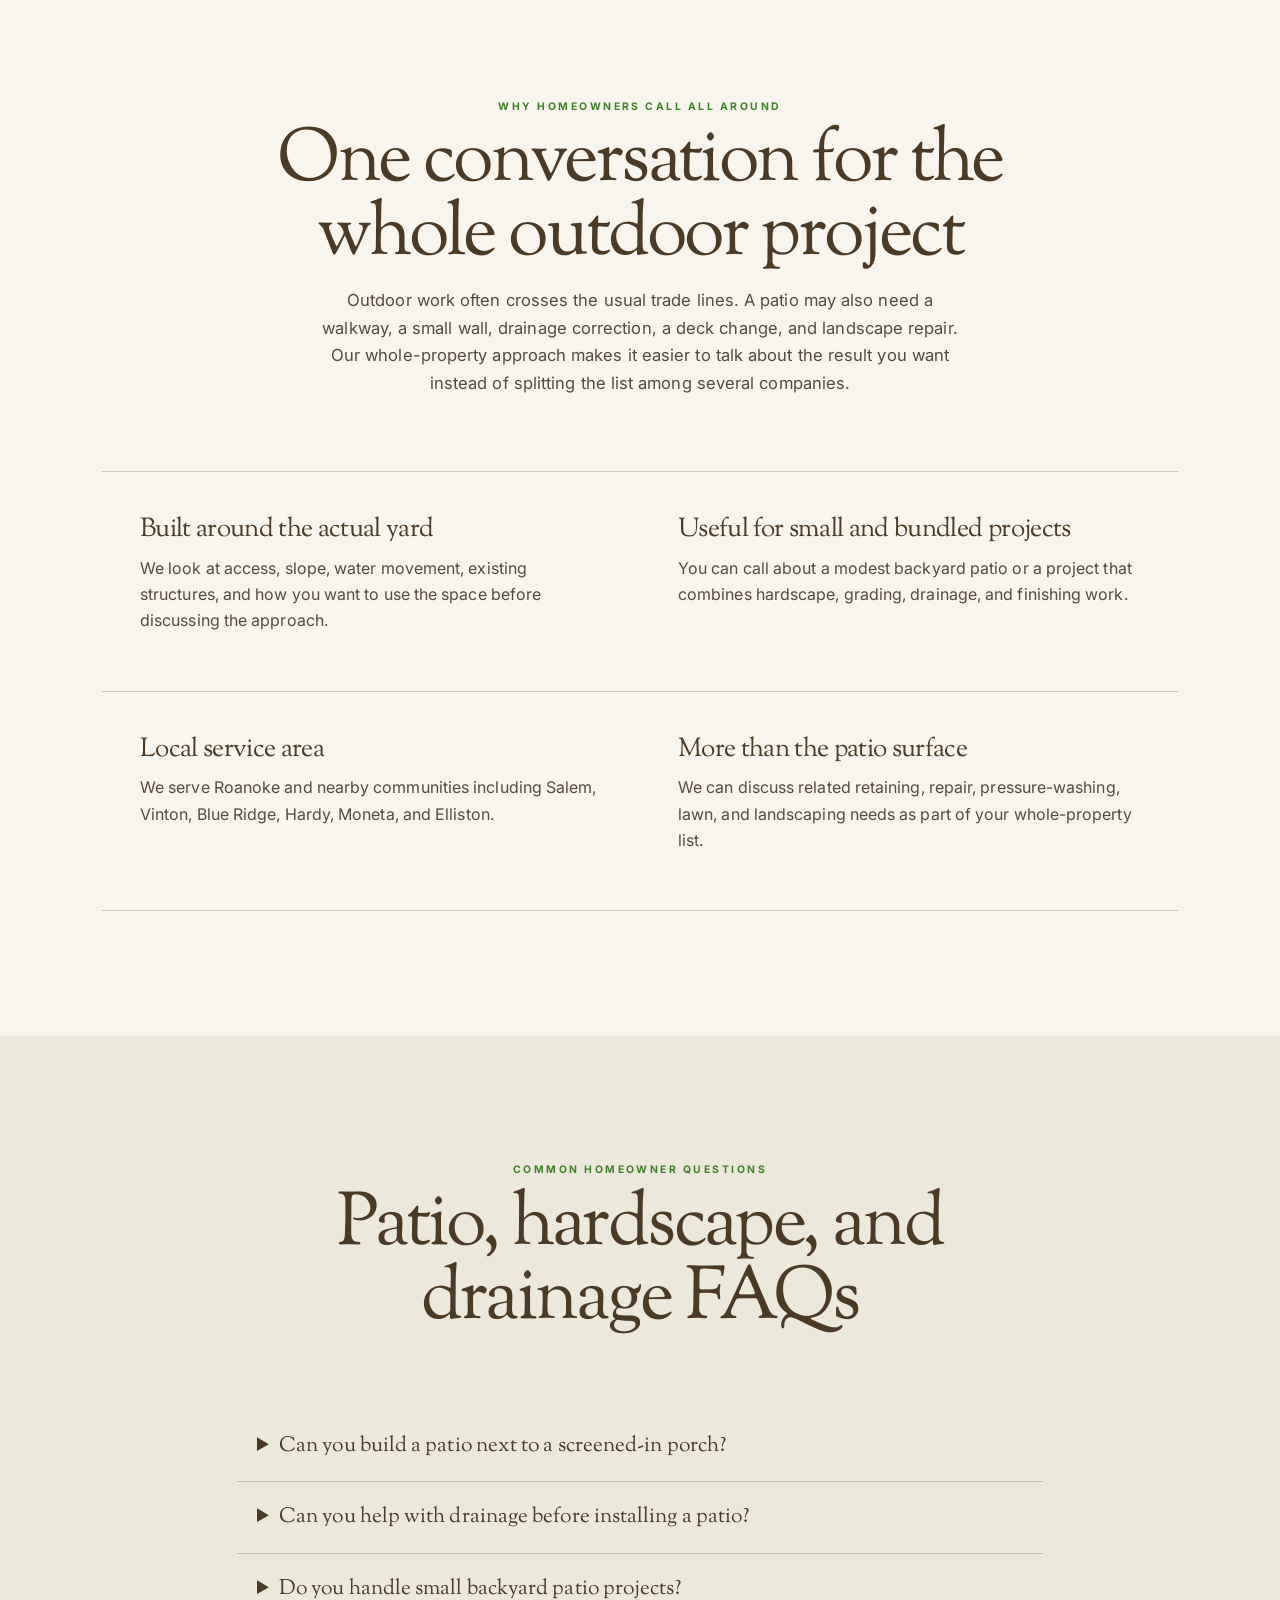
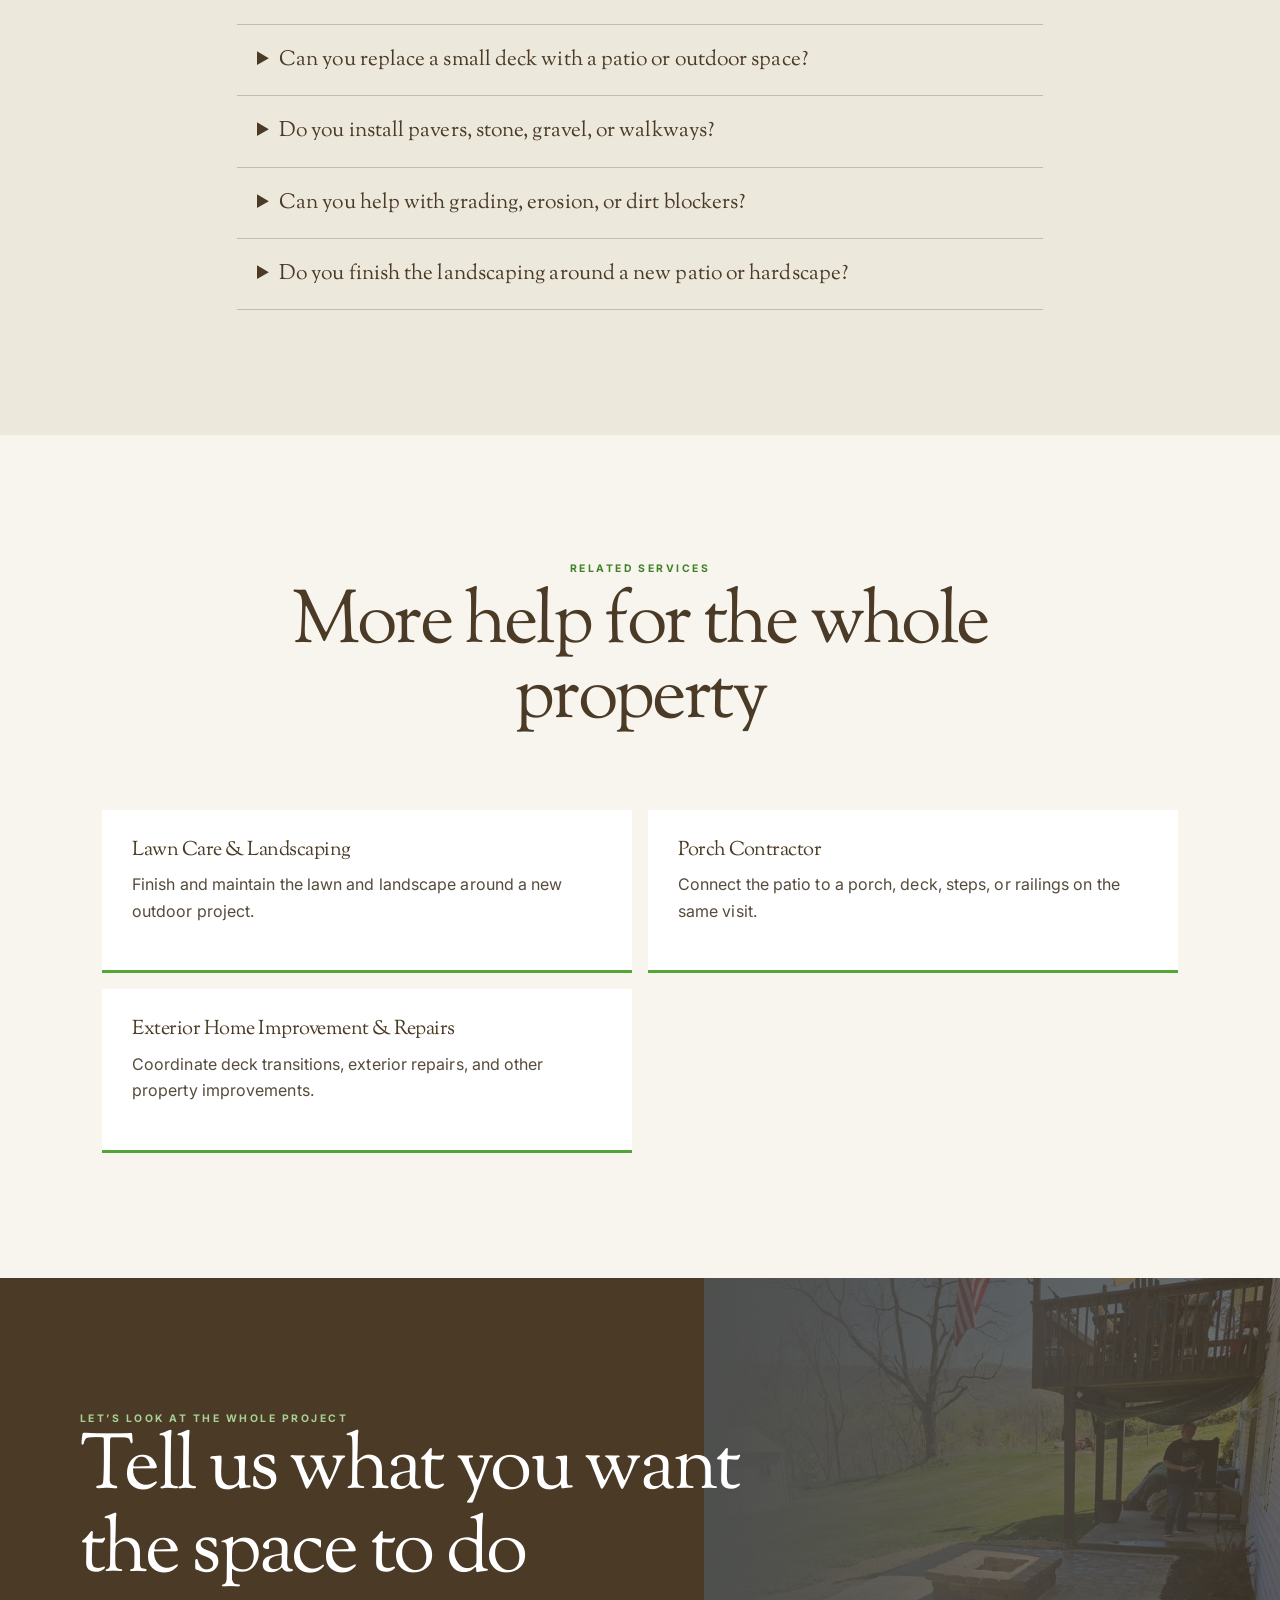
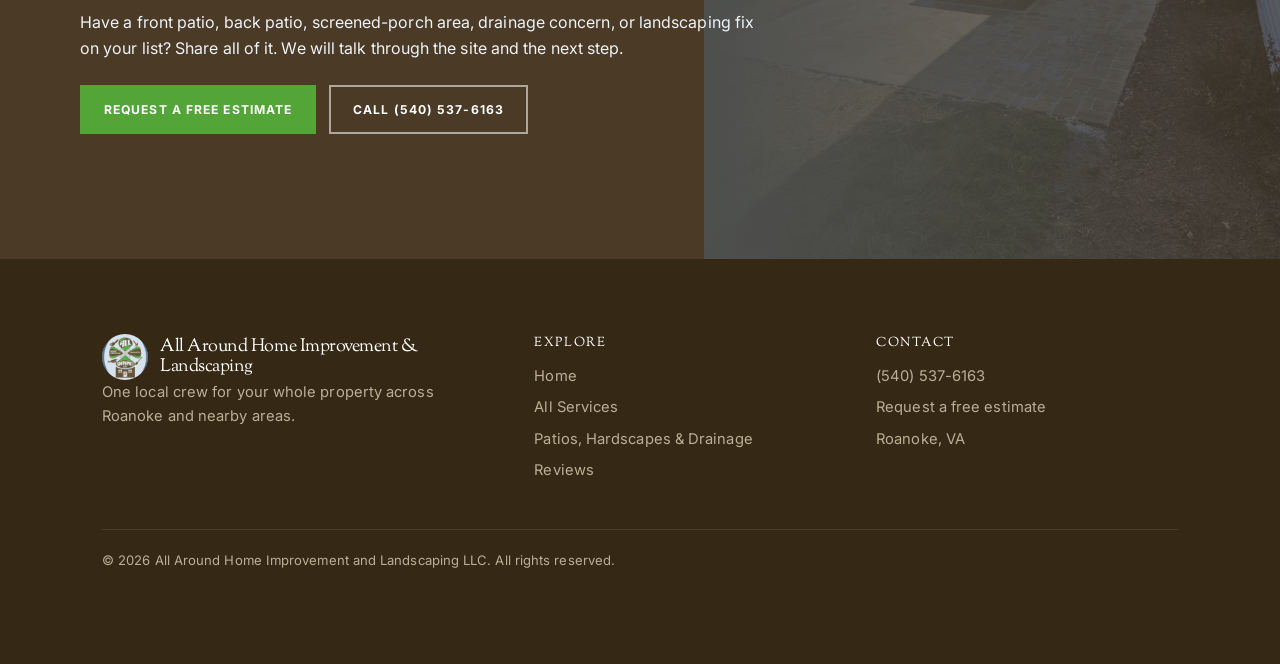
<file: services/patios-hardscapes-drainage-roanoke-va/index.html>
<!doctype html>
<html lang="en"><head>
<!-- Google tag (gtag.js) -->
<script async src="https://www.googletagmanager.com/gtag/js?id=G-47WBF0ZFZ8"></script>
<script>
  window.dataLayer = window.dataLayer || [];
  function gtag(){dataLayer.push(arguments);}
  gtag('js', new Date());
  gtag('config', 'G-47WBF0ZFZ8');
</script>
<script defer src="/phone-click-tracking.js"></script>
<meta charset="utf-8"><meta name="viewport" content="width=device-width,initial-scale=1">
<title>Patios, Hardscapes &amp; Drainage | Roanoke, VA</title>
<meta name="description" content="Planning a patio, walkway, grading, or yard drainage project in Roanoke, VA? Talk with one local crew about the whole outdoor project and request a free estimate.">
<link rel="canonical" href="https://allaroundroanoke.com/services/patios-hardscapes-drainage-roanoke-va/">
<meta name="theme-color" content="#54A538"><link rel="icon" href="../../images/logo.png">
<meta property="og:type" content="website"><meta property="og:title" content="Patios, Hardscapes &amp; Drainage in Roanoke, VA"><meta property="og:description" content="Patios, walkways, pavers, grading, drainage help, and landscape finishing from one local crew."><meta property="og:url" content="https://allaroundroanoke.com/services/patios-hardscapes-drainage-roanoke-va/">
<link rel="preconnect" href="https://fonts.googleapis.com"><link rel="preconnect" href="https://fonts.gstatic.com" crossorigin><link href="https://fonts.googleapis.com/css2?family=Inter:wght@400;500;600;700;800&display=swap" rel="stylesheet"><link rel="stylesheet" href="../service-pages.css"><link rel="stylesheet" href="../service-refresh.css"><link rel="stylesheet" href="../earthbound-pass.css"><link rel="stylesheet" href="../earthbound-fonts.css"><link rel="stylesheet" href="../pillar-pages.css">
<script type="application/ld+json">{"@context":"https://schema.org","@type":"Service","name":"Patios, Hardscapes & Drainage","serviceType":"Patio, hardscape, grading and yard drainage services","url":"https://allaroundroanoke.com/services/patios-hardscapes-drainage-roanoke-va/","provider":{"@type":"GeneralContractor","name":"All Around Home Improvement and Landscaping LLC","telephone":"+15405376163","url":"https://allaroundroanoke.com/"},"areaServed":["Roanoke","Salem","Vinton","Blue Ridge","Hardy","Moneta","Elliston"]}</script>
<script type="application/ld+json">{"@context":"https://schema.org","@type":"BreadcrumbList","itemListElement":[{"@type":"ListItem","position":1,"name":"Home","item":"https://allaroundroanoke.com/"},{"@type":"ListItem","position":2,"name":"Services","item":"https://allaroundroanoke.com/services/"},{"@type":"ListItem","position":3,"name":"Patios, Hardscapes & Drainage","item":"https://allaroundroanoke.com/services/patios-hardscapes-drainage-roanoke-va/"}]}</script>
<script type="application/ld+json">
{
  "@context": "https://schema.org",
  "@type": "FAQPage",
  "mainEntity": [
    {
      "@type": "Question",
      "name": "Can you build a patio next to a screened-in porch?",
      "acceptedAnswer": {"@type": "Answer", "text": "Yes, that is the kind of combined outdoor project we can evaluate. We will need to look at the porch, door height, grade, access, and drainage before recommending the patio layout."}
    },
    {
      "@type": "Question",
      "name": "Can you help with drainage before installing a patio?",
      "acceptedAnswer": {"@type": "Answer", "text": "Yes. Tell us about standing water, runoff, washout, or a slope toward the house. Drainage and grading should be considered as part of planning the patio."}
    },
    {
      "@type": "Question",
      "name": "Do you handle small backyard patio projects?",
      "acceptedAnswer": {"@type": "Answer", "text": "Yes. A project does not need to be a large outdoor-living build to be worth discussing. Call or send the details so we can understand the space and scope."}
    },
    {
      "@type": "Question",
      "name": "Can you replace a small deck with a patio or outdoor space?",
      "acceptedAnswer": {"@type": "Answer", "text": "Potentially. We can look at the existing deck area, access, elevation, and drainage and discuss whether a patio or another low-maintenance outdoor area fits the site."}
    },
    {
      "@type": "Question",
      "name": "Do you install pavers, stone, gravel, or walkways?",
      "acceptedAnswer": {"@type": "Answer", "text": "Yes. We work with pavers, decorative stone, pea gravel, walkways, outdoor steps, and related hardscape elements. Material choices depend on use, appearance, budget, and site conditions."}
    },
    {
      "@type": "Question",
      "name": "Can you help with grading, erosion, or dirt blockers?",
      "acceptedAnswer": {"@type": "Answer", "text": "Yes. We can assess resloping, yard drainage, erosion control, dirt blockers, and small retaining walls. An on-site look is important because the right approach depends on how water and soil move across the property."}
    },
    {
      "@type": "Question",
      "name": "Do you finish the landscaping around a new patio or hardscape?",
      "acceptedAnswer": {"@type": "Answer", "text": "Yes, landscape finishing can be part of the project. Tell us if you want the surrounding lawn, beds, stone, gravel, or planting areas repaired or reshaped after the hardscape work."}
    }
  ]
}
</script>
</head><body>
<header><div class="wrap nav"><a class="brand" href="../../"><img src="../../images/logo.png" alt="All Around Home Improvement and Landscaping logo"><span class="brand-name">All Around<small>Home Improvement &amp; Landscaping</small></span></a><nav class="nav-links" id="nav" aria-label="Main navigation"><a href="../../">Home</a><a href="../../about/">About</a><a href="../">Services</a><a href="../../gallery/">Project Gallery</a><a class="btn btn-primary" href="../../contact/">Free Estimate</a></nav><button class="menu-button" type="button" aria-label="Open menu" aria-expanded="false" aria-controls="nav">☰</button></div></header>
<main><section class="hero"><div class="wrap hero-inner"><div class="crumbs"><a href="../../">Home</a> / <a href="../">Services</a> / Patios, Hardscapes &amp; Drainage</div><span class="eyebrow dark">Outdoor projects for Roanoke-area homes</span><h1>Patios, Hardscapes &amp; Drainage in Roanoke, VA</h1><p>A good outdoor project should feel useful, look finished, and work with the slope and drainage of your yard. We can look at the whole plan, from a front or back patio to walkways, grading, drainage help, and the landscaping around it.</p><div class="actions"><a class="btn btn-primary" href="../../contact/">Request a free estimate</a><a class="btn btn-light" href="tel:+15405376163">Call (540) 537-6163</a></div><div class="trustline">Tell us what you need done, including projects that combine several kinds of work.</div></div></section>
<section class="section"><div class="wrap detail-grid"><div class="prose"><h2>Patio and outdoor living projects</h2><p>Maybe you want a welcoming front patio, a back patio beside a screened-in porch, or a smaller outdoor area that is easier to maintain than a deck. We help homeowners think through how the space will be used, where it should sit, and what needs to happen around it.</p><p>Projects can include front patios, back patios, patios for screened-in porches, fire pit areas, pavers, decorative stone, pea gravel, and small deck-to-patio changes. The right plan depends on the site, access, grade, water flow, and the finish you want. When the porch itself needs work as well, see our <a href="../porch-contractor-roanoke-va/">porch contractor services</a>.</p><h3>Walkways, steps, pavers, stone, and fire pit areas</h3><p>Hardscape details connect the new space to the rest of the property. That may mean a walkway from the drive, outdoor steps on a grade change, a paver sitting area, a stone border, or a pea-gravel section around a fire pit.</p><ul><li>Walkways and practical paths through the yard</li><li>Outdoor steps and transitions between levels</li><li>Paver, decorative-stone, and pea-gravel surfaces</li><li>Fire pit areas and small gathering spaces</li><li>Small retaining walls where the layout calls for them</li></ul><h3>Drainage, grading, resloping, and erosion help</h3><p>Water should be considered before the patio goes in, not after it becomes a problem. If the area holds water, washes out, or slopes toward the house, tell us what you have noticed. We can assess whether grading, resloping, drainage work, erosion control, or dirt blockers should be part of the project.</p><p>Every yard is different. An estimate lets us look at the slope, runoff, soil, and nearby structures before recommending a practical approach.</p><h3>Landscape finishing around the project</h3><p>A patio can be well built and still feel unfinished if the surrounding yard is left torn up. We can discuss restoring and shaping the nearby landscaping, defining beds, adding stone or gravel, and tying the project back into the lawn.</p></div><aside class="aside"><span class="eyebrow">Start with your whole list</span><h2>Have a patio, drainage, or landscaping project in mind?</h2><p>Describe the space, what is not working now, and everything you want considered. Photos and rough ideas can help start the conversation.</p><a class="btn btn-primary" href="../../contact/">Tell us what you need done</a><a class="call" href="tel:+15405376163">Or call (540) 537-6163</a></aside></div></section>
<section class="section alt"><div class="wrap proof-panel"><div><span class="eyebrow">Real local project work</span><h2>A patio built around how the yard actually drains</h2><p>This is an All Around project photo, not stock imagery. It shows a paver patio creating a more usable area in a Roanoke-area backyard.</p><p>Getting the base, grade, and water movement right is what keeps a patio looking like this a few seasons later. That is why we want to see the site before recommending a layout.</p><a class="btn btn-ghost" href="../../gallery/">See more project photos</a></div><img src="../../images/project-1.jpg" alt="Paver patio installed by All Around Home Improvement &amp; Landscaping in the Roanoke, VA area" loading="lazy" width="750" height="1000"></div></section>

<section class="section"><div class="wrap"><div class="intro"><span class="eyebrow">Why homeowners call All Around</span><h2>One conversation for the whole outdoor project</h2><p>Outdoor work often crosses the usual trade lines. A patio may also need a walkway, a small wall, drainage correction, a deck change, and landscape repair. Our whole-property approach makes it easier to talk about the result you want instead of splitting the list among several companies.</p></div><div class="cards"><article class="card"><h3>Built around the actual yard</h3><p>We look at access, slope, water movement, existing structures, and how you want to use the space before discussing the approach.</p></article><article class="card"><h3>Useful for small and bundled projects</h3><p>You can call about a modest backyard patio or a project that combines hardscape, grading, drainage, and finishing work.</p></article><article class="card"><h3>Local service area</h3><p>We serve Roanoke and nearby communities including Salem, Vinton, Blue Ridge, Hardy, Moneta, and Elliston.</p></article><article class="card"><h3>More than the patio surface</h3><p>We can discuss related retaining, repair, pressure-washing, lawn, and landscaping needs as part of your whole-property list.</p></article></div></div></section>
<section class="section alt"><div class="wrap faq"><div class="intro"><span class="eyebrow">Common homeowner questions</span><h2>Patio, hardscape, and drainage FAQs</h2></div>
<details><summary>Can you build a patio next to a screened-in porch?</summary><p>Yes, that is the kind of combined outdoor project we can evaluate. We will need to look at the porch, door height, grade, access, and drainage before recommending the patio layout.</p></details>
<details><summary>Can you help with drainage before installing a patio?</summary><p>Yes. Tell us about standing water, runoff, washout, or a slope toward the house. Drainage and grading should be considered as part of planning the patio.</p></details>
<details><summary>Do you handle small backyard patio projects?</summary><p>Yes. A project does not need to be a large outdoor-living build to be worth discussing. Call or send the details so we can understand the space and scope.</p></details>
<details><summary>Can you replace a small deck with a patio or outdoor space?</summary><p>Potentially. We can look at the existing deck area, access, elevation, and drainage and discuss whether a patio or another low-maintenance outdoor area fits the site.</p></details>
<details><summary>Do you install pavers, stone, gravel, or walkways?</summary><p>Yes. We work with pavers, decorative stone, pea gravel, walkways, outdoor steps, and related hardscape elements. Material choices depend on use, appearance, budget, and site conditions.</p></details>
<details><summary>Can you help with grading, erosion, or dirt blockers?</summary><p>Yes. We can assess resloping, yard drainage, erosion control, dirt blockers, and small retaining walls. An on-site look is important because the right approach depends on how water and soil move across the property.</p></details>
<details><summary>Do you finish the landscaping around a new patio or hardscape?</summary><p>Yes, landscape finishing can be part of the project. Tell us if you want the surrounding lawn, beds, stone, gravel, or planting areas repaired or reshaped after the hardscape work.</p></details>
</div></section>
<section class="section"><div class="wrap"><div class="intro"><span class="eyebrow">Related services</span><h2>More help for the whole property</h2></div><div class="related-grid"><a class="related-card" href="../lawn-care-landscaping-roanoke-va/"><h3>Lawn Care &amp; Landscaping</h3><p>Finish and maintain the lawn and landscape around a new outdoor project.</p></a><a class="related-card" href="../porch-contractor-roanoke-va/"><h3>Porch Contractor</h3><p>Connect the patio to a porch, deck, steps, or railings on the same visit.</p></a>
<a class="related-card" href="../exterior-home-improvement-repairs-roanoke-va/"><h3>Exterior Home Improvement &amp; Repairs</h3><p>Coordinate deck transitions, exterior repairs, and other property improvements.</p></a></div></div></section>
<section class="cta"><div class="wrap section"><span class="eyebrow dark">Let’s look at the whole project</span><h2>Tell us what you want the space to do</h2><p>Have a front patio, back patio, screened-porch area, drainage concern, or landscaping fix on your list? Share all of it. We will talk through the site and the next step.</p><div class="actions"><a class="btn btn-primary" href="../../contact/">Request a free estimate</a><a class="btn btn-light" href="tel:+15405376163">Call (540) 537-6163</a></div></div></section></main>
<footer><div class="wrap"><div class="foot"><div><div class="foot-logo"><img src="../../images/logo.png" alt=""><h2>All Around Home Improvement &amp; Landscaping</h2></div><p>One local crew for your whole property across Roanoke and nearby areas.</p></div><div><h3>Explore</h3><ul><li><a href="../../">Home</a></li><li><a href="../">All Services</a></li><li><a href="./" aria-current="page">Patios, Hardscapes &amp; Drainage</a></li><li><a href="../../#reviews">Reviews</a></li></ul></div><div><h3>Contact</h3><ul><li><a href="tel:+15405376163">(540) 537-6163</a></li><li><a href="../../contact/">Request a free estimate</a></li><li>Roanoke, VA</li></ul></div></div><div class="legal">© <span class="year"></span> All Around Home Improvement and Landscaping LLC. All rights reserved.</div></div></footer><div class="call-bar"><a href="tel:+15405376163">Call (540) 537-6163</a></div><script>document.querySelector('.year').textContent=new Date().getFullYear();const b=document.querySelector('.menu-button'),n=document.querySelector('#nav');b.addEventListener('click',()=>{const o=n.classList.toggle('open');b.setAttribute('aria-expanded',o)});</script>
</body></html>
</file>
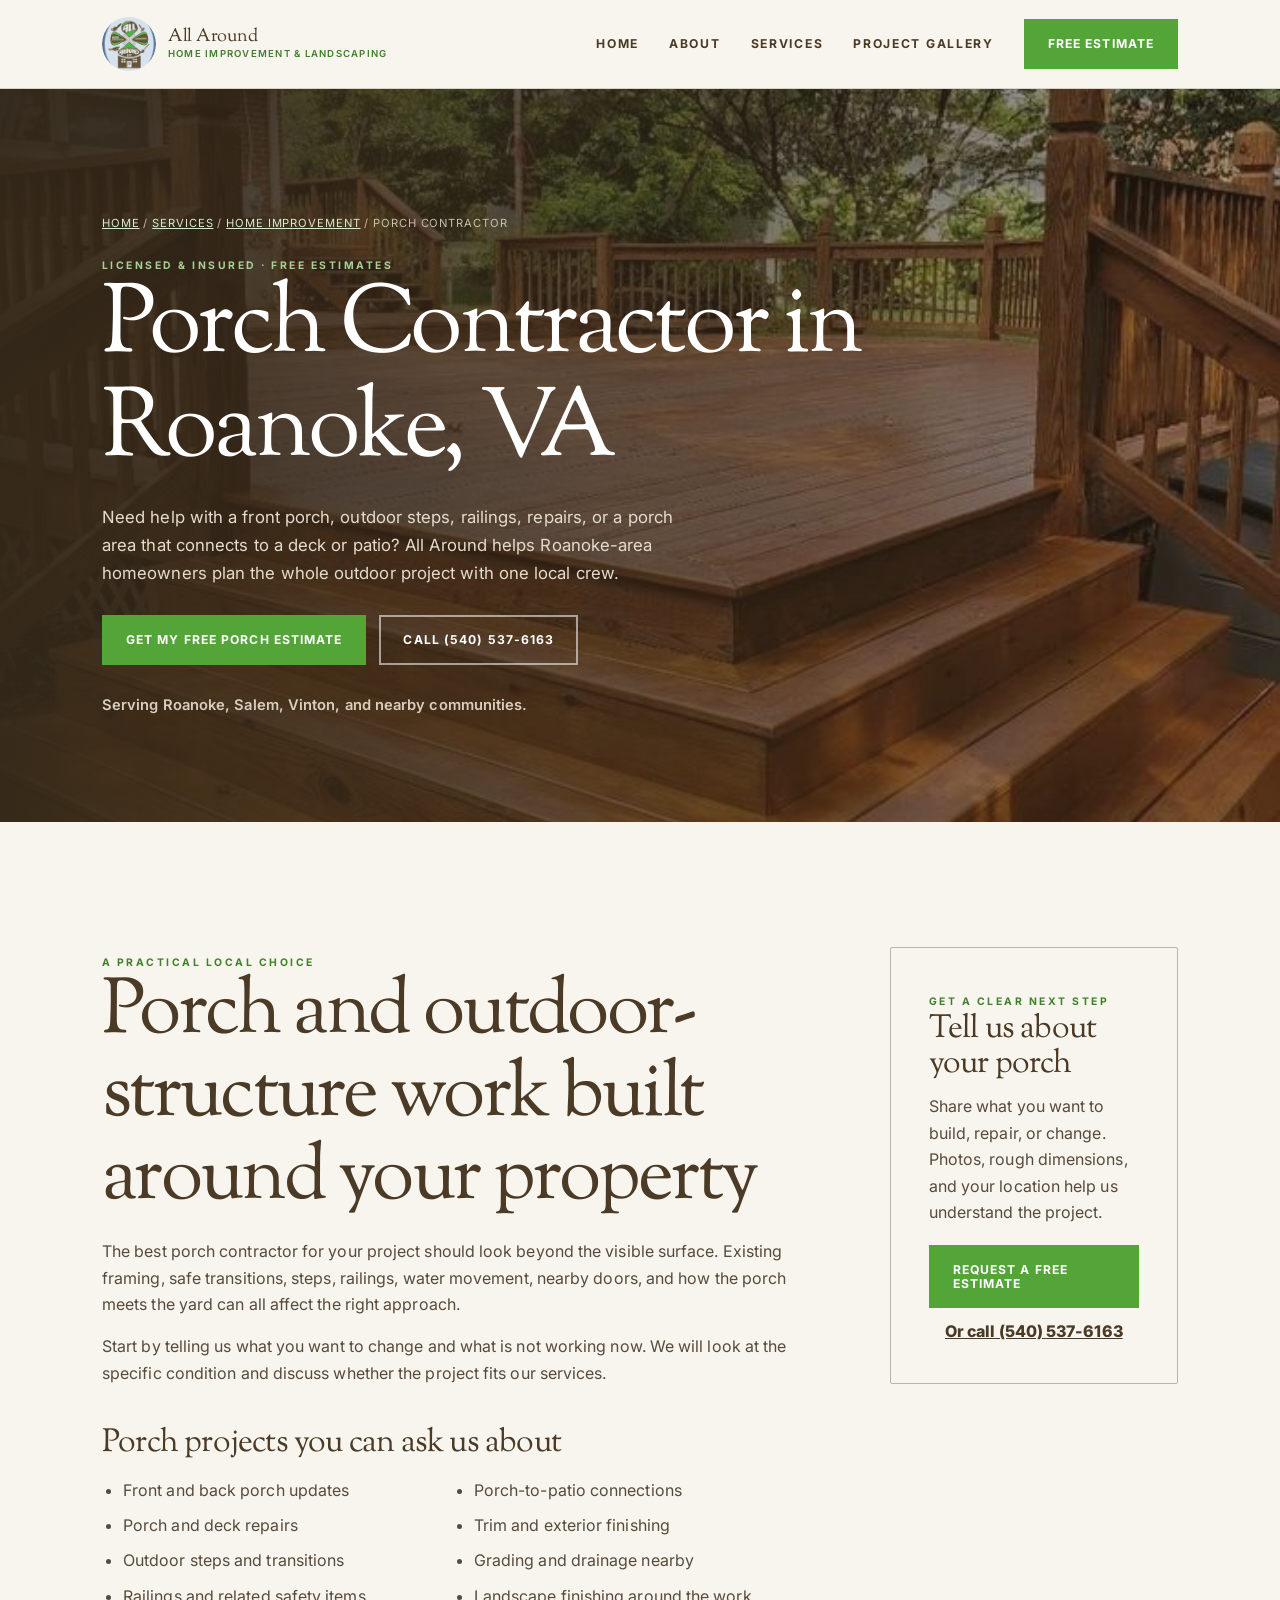
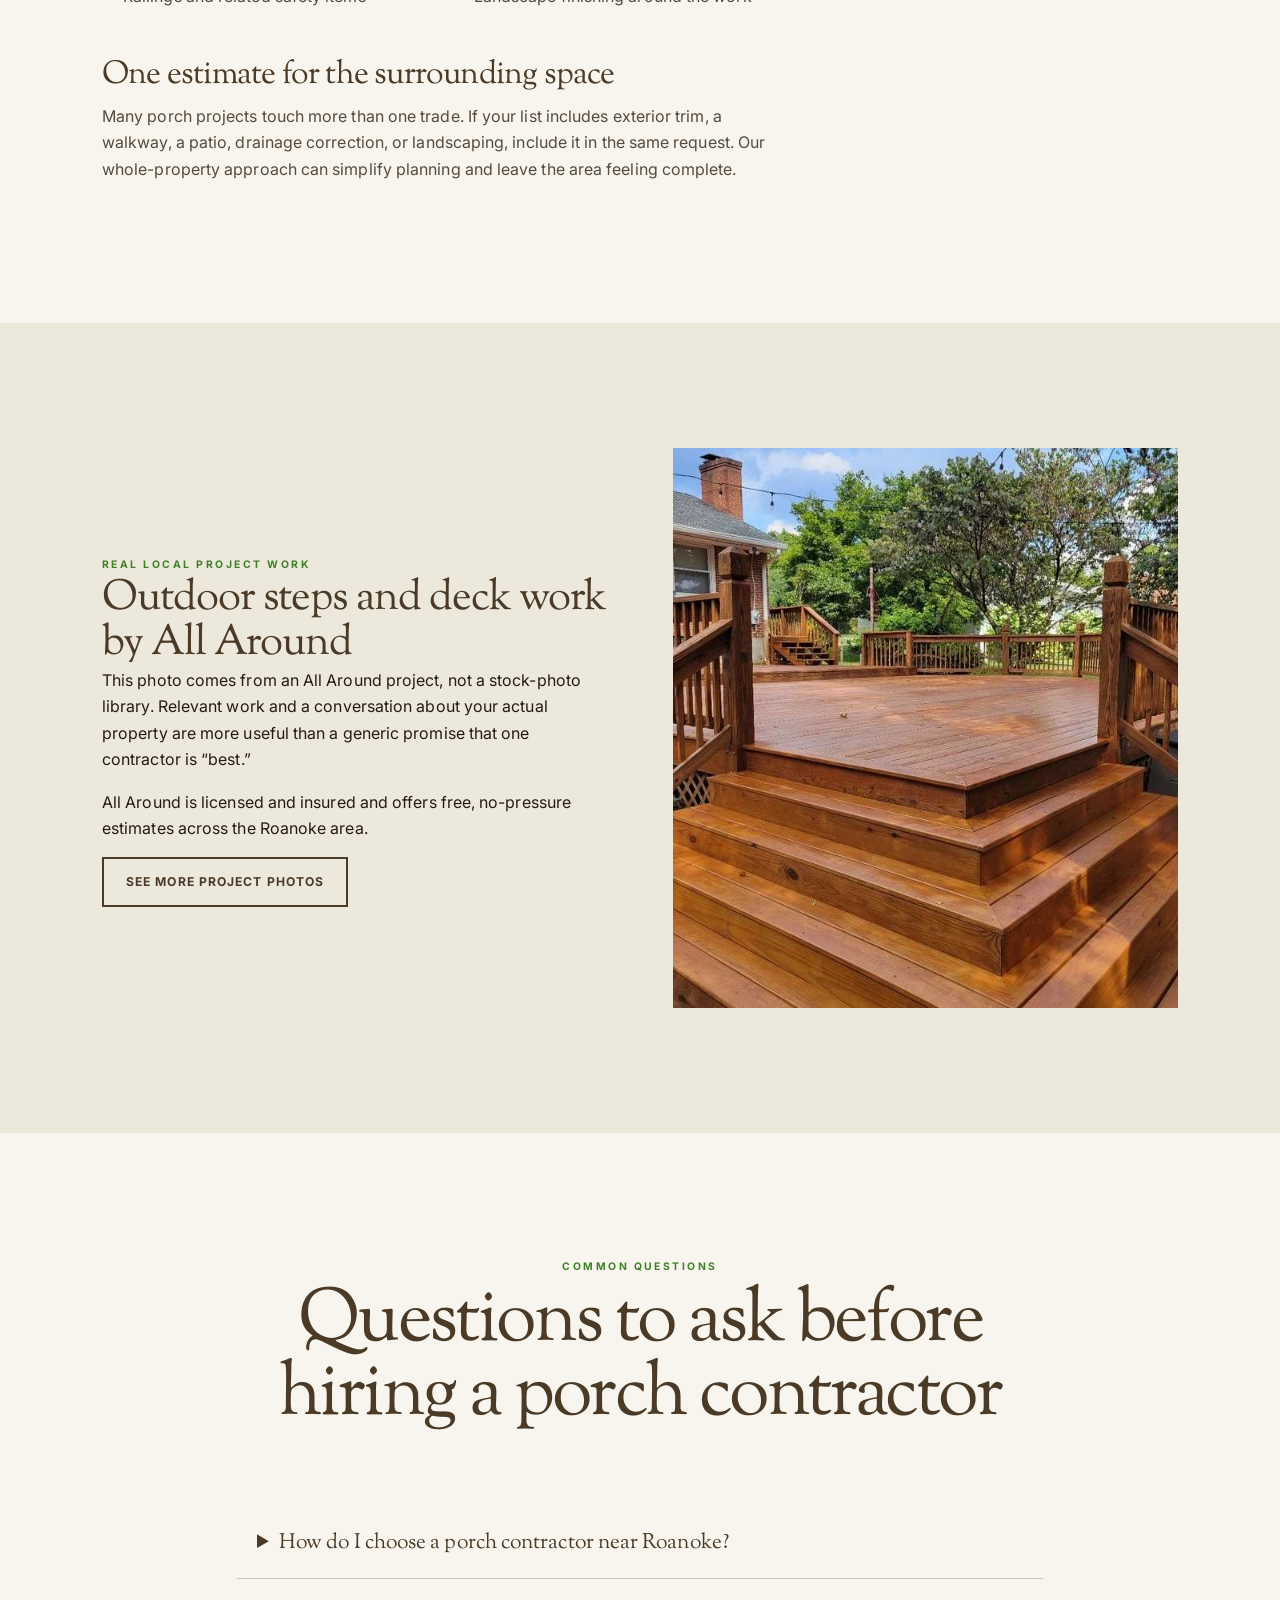
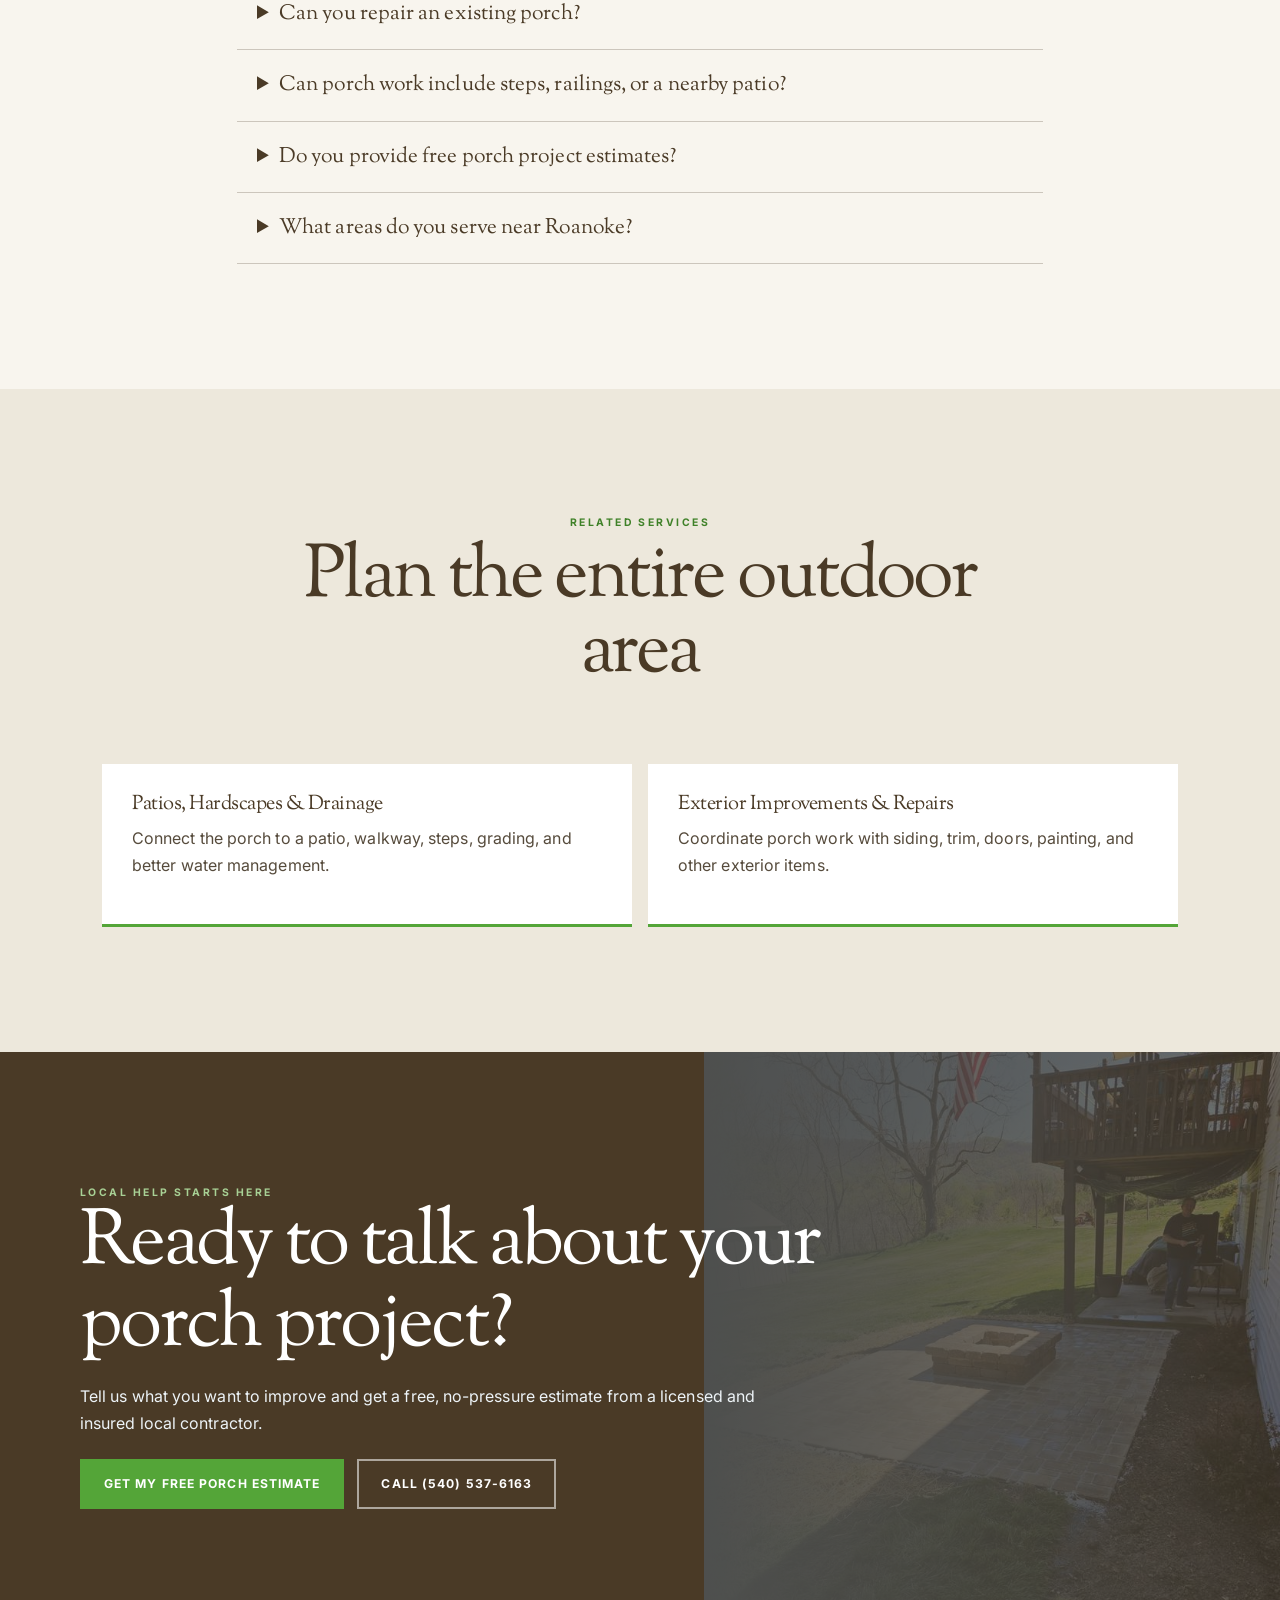
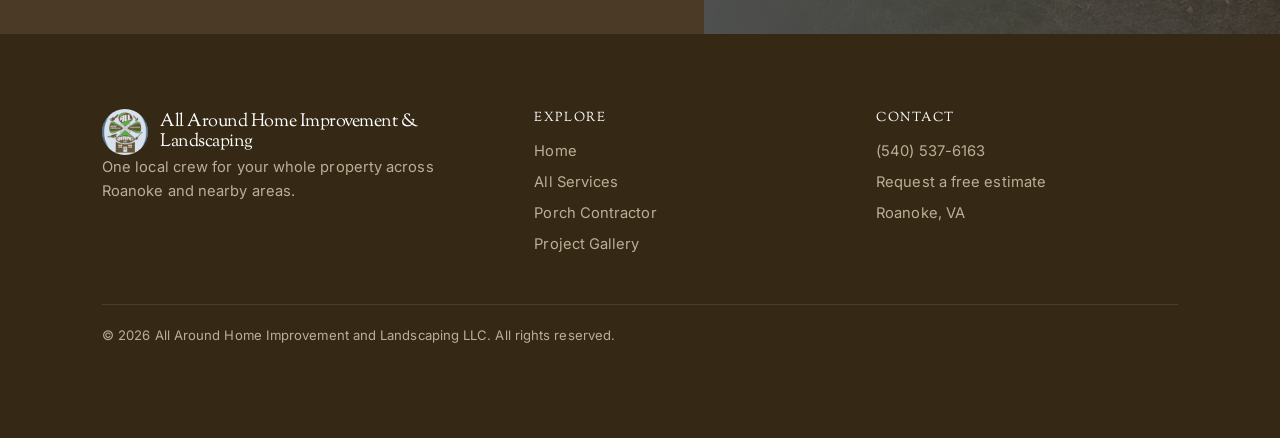
<file: services/porch-contractor-roanoke-va/index.html>
<!doctype html>
<html lang="en"><head>
<script async src="https://www.googletagmanager.com/gtag/js?id=G-47WBF0ZFZ8"></script><script>window.dataLayer=window.dataLayer||[];function gtag(){dataLayer.push(arguments)}gtag('js',new Date());gtag('config','G-47WBF0ZFZ8');</script><script defer src="/phone-click-tracking.js"></script>
<meta charset="utf-8"><meta name="viewport" content="width=device-width,initial-scale=1"><title>Porch Contractor in Roanoke, VA | Free Estimate</title><meta name="description" content="Looking for a porch contractor near Roanoke, VA? See real outdoor-structure work, learn what to consider, and request a free estimate from All Around."><link rel="canonical" href="https://allaroundroanoke.com/services/porch-contractor-roanoke-va/"><link rel="icon" href="../../images/logo.png">
<meta property="og:type" content="website"><meta property="og:title" content="Porch Contractor in Roanoke, VA | All Around"><meta property="og:description" content="Local help with porch, deck, steps, railings, repairs, and the surrounding outdoor space. Request a free estimate."><meta property="og:url" content="https://allaroundroanoke.com/services/porch-contractor-roanoke-va/"><meta property="og:image" content="https://allaroundroanoke.com/images/project-3.jpg">
<link rel="stylesheet" href="../service-pages.css"><link rel="stylesheet" href="../service-refresh.css"><link rel="stylesheet" href="../earthbound-pass.css"><link rel="stylesheet" href="../earthbound-fonts.css"><link rel="stylesheet" href="../pillar-pages.css">
<script type="application/ld+json">{"@context":"https://schema.org","@type":"Service","name":"Porch Contractor Services in Roanoke, VA","serviceType":"Porch, deck, outdoor steps, railing and outdoor-structure work","url":"https://allaroundroanoke.com/services/porch-contractor-roanoke-va/","provider":{"@type":"GeneralContractor","name":"All Around Home Improvement and Landscaping LLC","telephone":"+15405376163","url":"https://allaroundroanoke.com/"},"areaServed":["Roanoke","Salem","Vinton","Blue Ridge","Hardy","Moneta","Elliston"]}</script>
<script type="application/ld+json">{"@context":"https://schema.org","@type":"BreadcrumbList","itemListElement":[{"@type":"ListItem","position":1,"name":"Home","item":"https://allaroundroanoke.com/"},{"@type":"ListItem","position":2,"name":"Services","item":"https://allaroundroanoke.com/services/"},{"@type":"ListItem","position":3,"name":"Home Improvement","item":"https://allaroundroanoke.com/home-improvement-roanoke-va/"},{"@type":"ListItem","position":4,"name":"Porch Contractor","item":"https://allaroundroanoke.com/services/porch-contractor-roanoke-va/"}]}</script>
<script type="application/ld+json">{"@context":"https://schema.org","@type":"FAQPage","mainEntity":[{"@type":"Question","name":"How do I choose a porch contractor near Roanoke?","acceptedAnswer":{"@type":"Answer","text":"Look for a local contractor who is licensed and insured, can show relevant project work, considers structure and drainage, and provides a clear estimate for your specific scope."}},{"@type":"Question","name":"Can you repair an existing porch?","acceptedAnswer":{"@type":"Answer","text":"Tell us what is damaged or changing. We can inspect the condition, discuss the scope, and determine whether the repair fits our services."}},{"@type":"Question","name":"Can porch work include steps, railings, or a nearby patio?","acceptedAnswer":{"@type":"Answer","text":"Yes. Ask us to consider the complete outdoor area, including steps, railings, deck transitions, a patio, grading, drainage, and landscape finishing."}},{"@type":"Question","name":"Do you provide free porch project estimates?","acceptedAnswer":{"@type":"Answer","text":"Yes. All Around provides free, no-pressure estimates for projects that fit our services."}},{"@type":"Question","name":"What areas do you serve near Roanoke?","acceptedAnswer":{"@type":"Answer","text":"We serve Roanoke, Salem, Vinton, Blue Ridge, Hardy, Moneta, Elliston, and nearby communities."}}]}</script>
</head><body class="inner-page porch-page"><header><div class="wrap nav"><a class="brand" href="../../"><img src="../../images/logo.png" alt="All Around Home Improvement and Landscaping logo"><span class="brand-name">All Around<small>Home Improvement &amp; Landscaping</small></span></a><nav class="nav-links" id="nav" aria-label="Main navigation"><a href="../../">Home</a><a href="../../about/">About</a><a href="../">Services</a><a href="../../gallery/">Project Gallery</a><a class="btn btn-primary" href="../../contact/?project=porch">Free Estimate</a></nav><button class="menu-button" type="button" aria-label="Open menu" aria-expanded="false" aria-controls="nav">☰</button></div></header>
<main><section class="hero"><div class="wrap hero-inner"><div class="crumbs"><a href="../../">Home</a> / <a href="../">Services</a> / <a href="../../home-improvement-roanoke-va/">Home Improvement</a> / Porch Contractor</div><span class="eyebrow dark">Licensed &amp; insured · Free estimates</span><h1>Porch Contractor in Roanoke, VA</h1><p>Need help with a front porch, outdoor steps, railings, repairs, or a porch area that connects to a deck or patio? All Around helps Roanoke-area homeowners plan the whole outdoor project with one local crew.</p><div class="actions"><a class="btn btn-primary" href="../../contact/?project=porch">Get my free porch estimate</a><a class="btn btn-light" href="tel:+15405376163">Call (540) 537-6163</a></div><div class="trustline">Serving Roanoke, Salem, Vinton, and nearby communities.</div></div></section>
<section class="section"><div class="wrap detail-grid"><div class="prose"><span class="eyebrow">A practical local choice</span><h2>Porch and outdoor-structure work built around your property</h2><p>The best porch contractor for your project should look beyond the visible surface. Existing framing, safe transitions, steps, railings, water movement, nearby doors, and how the porch meets the yard can all affect the right approach.</p><p>Start by telling us what you want to change and what is not working now. We will look at the specific condition and discuss whether the project fits our services.</p><h3>Porch projects you can ask us about</h3><ul class="check-list"><li>Front and back porch updates</li><li>Porch and deck repairs</li><li>Outdoor steps and transitions</li><li>Railings and related safety items</li><li>Porch-to-patio connections</li><li>Trim and exterior finishing</li><li>Grading and drainage nearby</li><li>Landscape finishing around the work</li></ul><h3>One estimate for the surrounding space</h3><p>Many porch projects touch more than one trade. If your list includes exterior trim, a walkway, a patio, drainage correction, or landscaping, include it in the same request. Our whole-property approach can simplify planning and leave the area feeling complete.</p></div><aside class="aside"><span class="eyebrow">Get a clear next step</span><h2>Tell us about your porch</h2><p>Share what you want to build, repair, or change. Photos, rough dimensions, and your location help us understand the project.</p><a class="btn btn-primary" href="../../contact/?project=porch">Request a free estimate</a><a class="call" href="tel:+15405376163">Or call (540) 537-6163</a></aside></div></section>
<section class="section alt"><div class="wrap proof-panel"><div><span class="eyebrow">Real local project work</span><h2>Outdoor steps and deck work by All Around</h2><p>This photo comes from an All Around project, not a stock-photo library. Relevant work and a conversation about your actual property are more useful than a generic promise that one contractor is “best.”</p><p>All Around is licensed and insured and offers free, no-pressure estimates across the Roanoke area.</p><a class="btn btn-ghost" href="../../gallery/">See more project photos</a></div><img src="../../images/project-3.jpg" alt="Deck and outdoor steps project by All Around near Roanoke, Virginia" loading="lazy" width="700" height="700"></div></section>
<section class="section"><div class="wrap faq"><div class="intro"><span class="eyebrow">Common questions</span><h2>Questions to ask before hiring a porch contractor</h2></div><details><summary>How do I choose a porch contractor near Roanoke?</summary><p>Look for a local contractor who is licensed and insured, can show relevant project work, considers structure and drainage, and provides a clear estimate for your specific scope.</p></details><details><summary>Can you repair an existing porch?</summary><p>Tell us what is damaged or changing. We can inspect the condition, discuss the scope, and determine whether the repair fits our services.</p></details><details><summary>Can porch work include steps, railings, or a nearby patio?</summary><p>Yes. Ask us to consider the complete outdoor area, including steps, railings, deck transitions, a patio, grading, drainage, and landscape finishing.</p></details><details><summary>Do you provide free porch project estimates?</summary><p>Yes. All Around provides free, no-pressure estimates for projects that fit our services.</p></details><details><summary>What areas do you serve near Roanoke?</summary><p>We serve Roanoke, Salem, Vinton, Blue Ridge, Hardy, Moneta, Elliston, and nearby communities.</p></details></div></section>
<section class="section alt"><div class="wrap"><div class="intro"><span class="eyebrow">Related services</span><h2>Plan the entire outdoor area</h2></div><div class="related-grid"><a class="related-card" href="../patios-hardscapes-drainage-roanoke-va/"><h3>Patios, Hardscapes &amp; Drainage</h3><p>Connect the porch to a patio, walkway, steps, grading, and better water management.</p></a><a class="related-card" href="../exterior-home-improvement-repairs-roanoke-va/"><h3>Exterior Improvements &amp; Repairs</h3><p>Coordinate porch work with siding, trim, doors, painting, and other exterior items.</p></a></div></div></section>
<section class="cta"><div class="wrap section"><span class="eyebrow dark">Local help starts here</span><h2>Ready to talk about your porch project?</h2><p>Tell us what you want to improve and get a free, no-pressure estimate from a licensed and insured local contractor.</p><div class="actions"><a class="btn btn-primary" href="../../contact/?project=porch">Get my free porch estimate</a><a class="btn btn-light" href="tel:+15405376163">Call (540) 537-6163</a></div></div></section></main>
<footer><div class="wrap"><div class="foot"><div><div class="foot-logo"><img src="../../images/logo.png" alt=""><h2>All Around Home Improvement &amp; Landscaping</h2></div><p>One local crew for your whole property across Roanoke and nearby areas.</p></div><div><h3>Explore</h3><ul><li><a href="../../">Home</a></li><li><a href="../">All Services</a></li><li><a href="./" aria-current="page">Porch Contractor</a></li><li><a href="../../gallery/">Project Gallery</a></li></ul></div><div><h3>Contact</h3><ul><li><a href="tel:+15405376163">(540) 537-6163</a></li><li><a href="../../contact/?project=porch">Request a free estimate</a></li><li>Roanoke, VA</li></ul></div></div><div class="legal">© <span class="year"></span> All Around Home Improvement and Landscaping LLC. All rights reserved.</div></div></footer><div class="call-bar"><a href="tel:+15405376163">Call (540) 537-6163</a></div><script>document.querySelector('.year').textContent=new Date().getFullYear();const b=document.querySelector('.menu-button'),n=document.querySelector('#nav');b.addEventListener('click',()=>{const o=n.classList.toggle('open');b.setAttribute('aria-expanded',o)});</script></body></html>
</file>
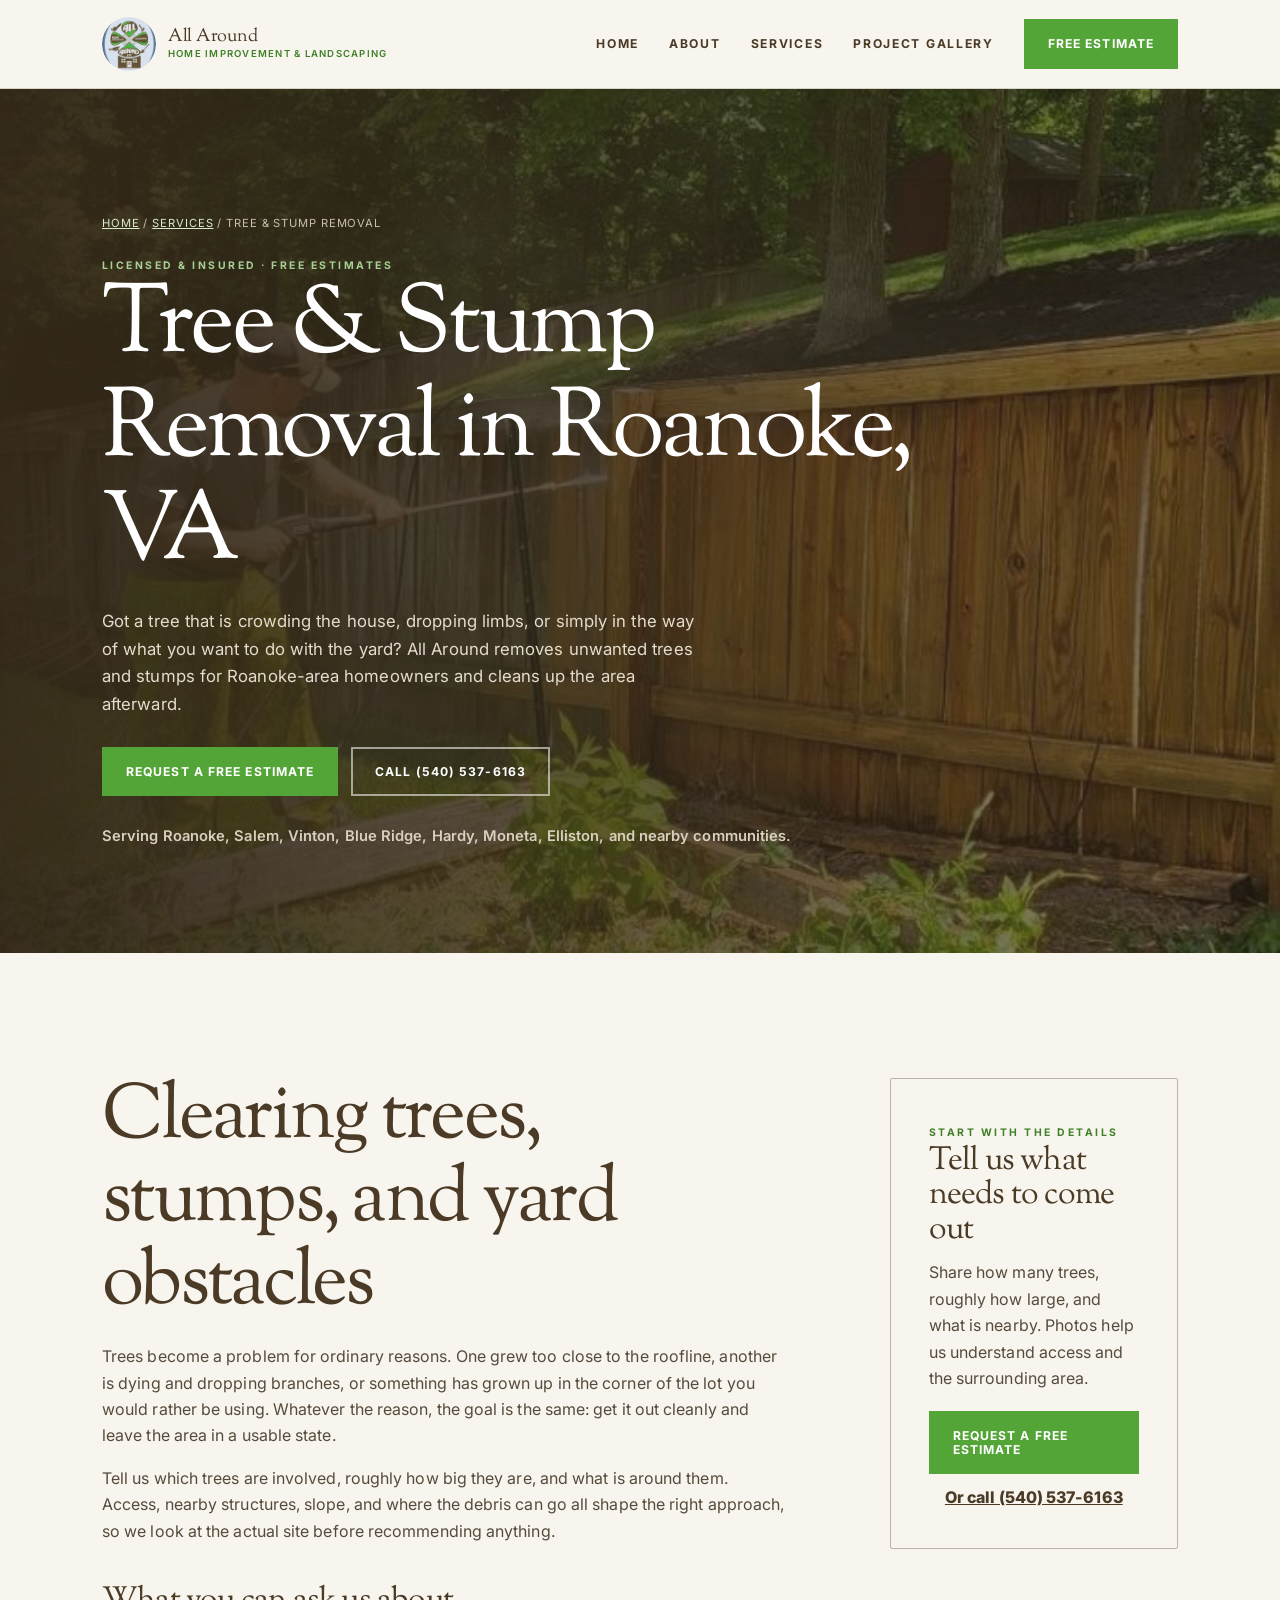
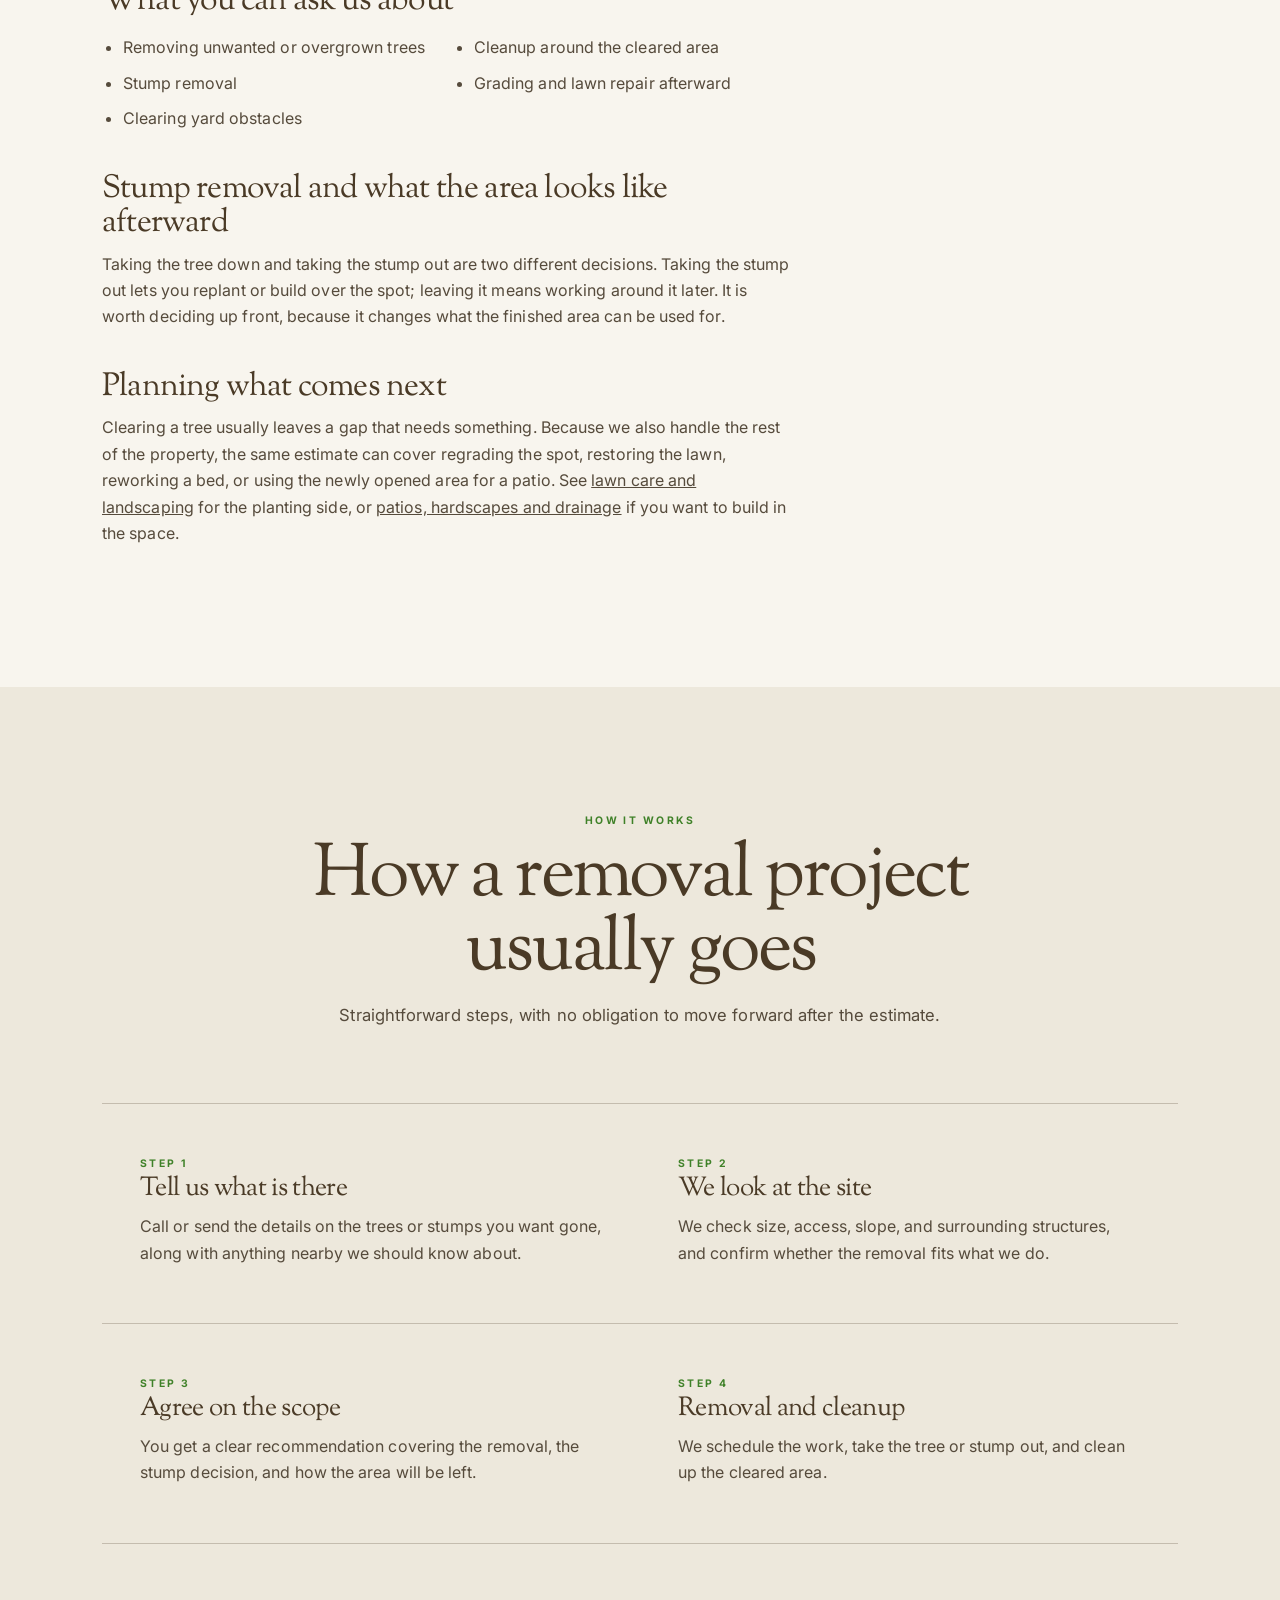
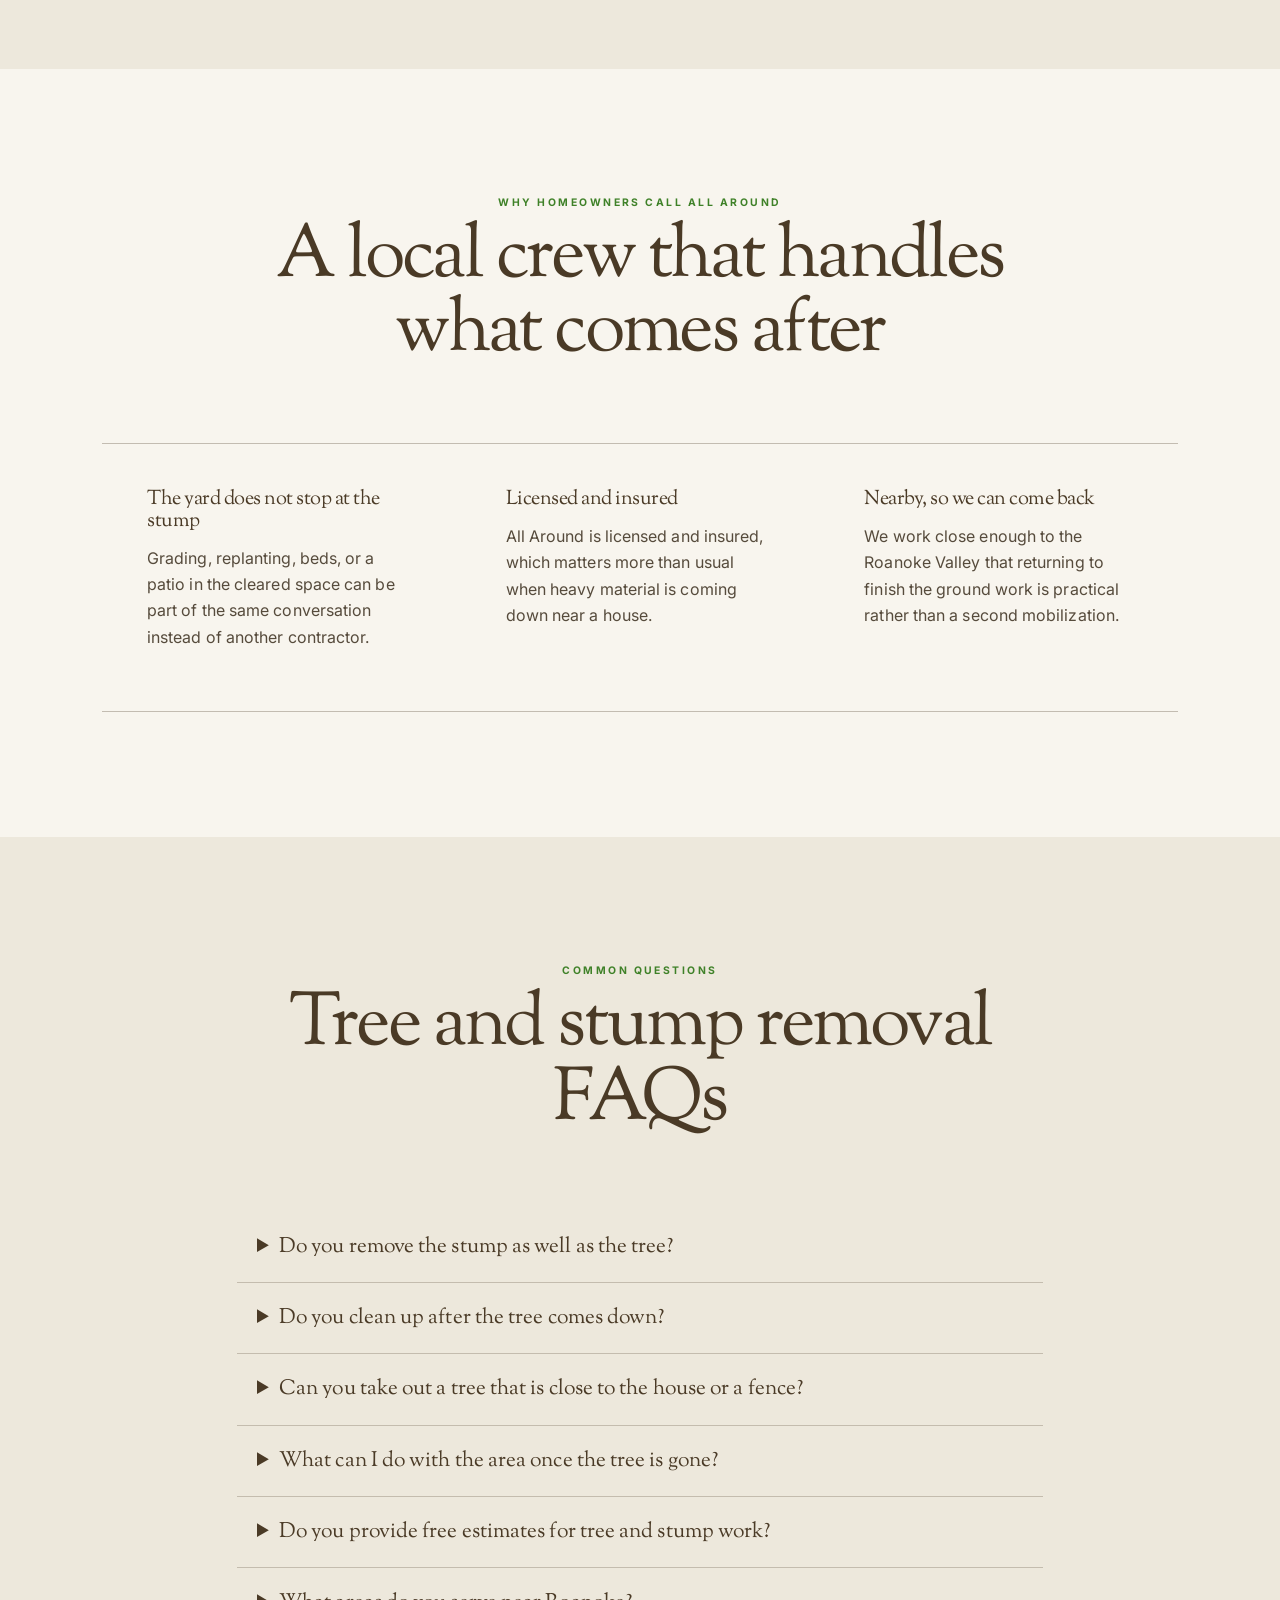
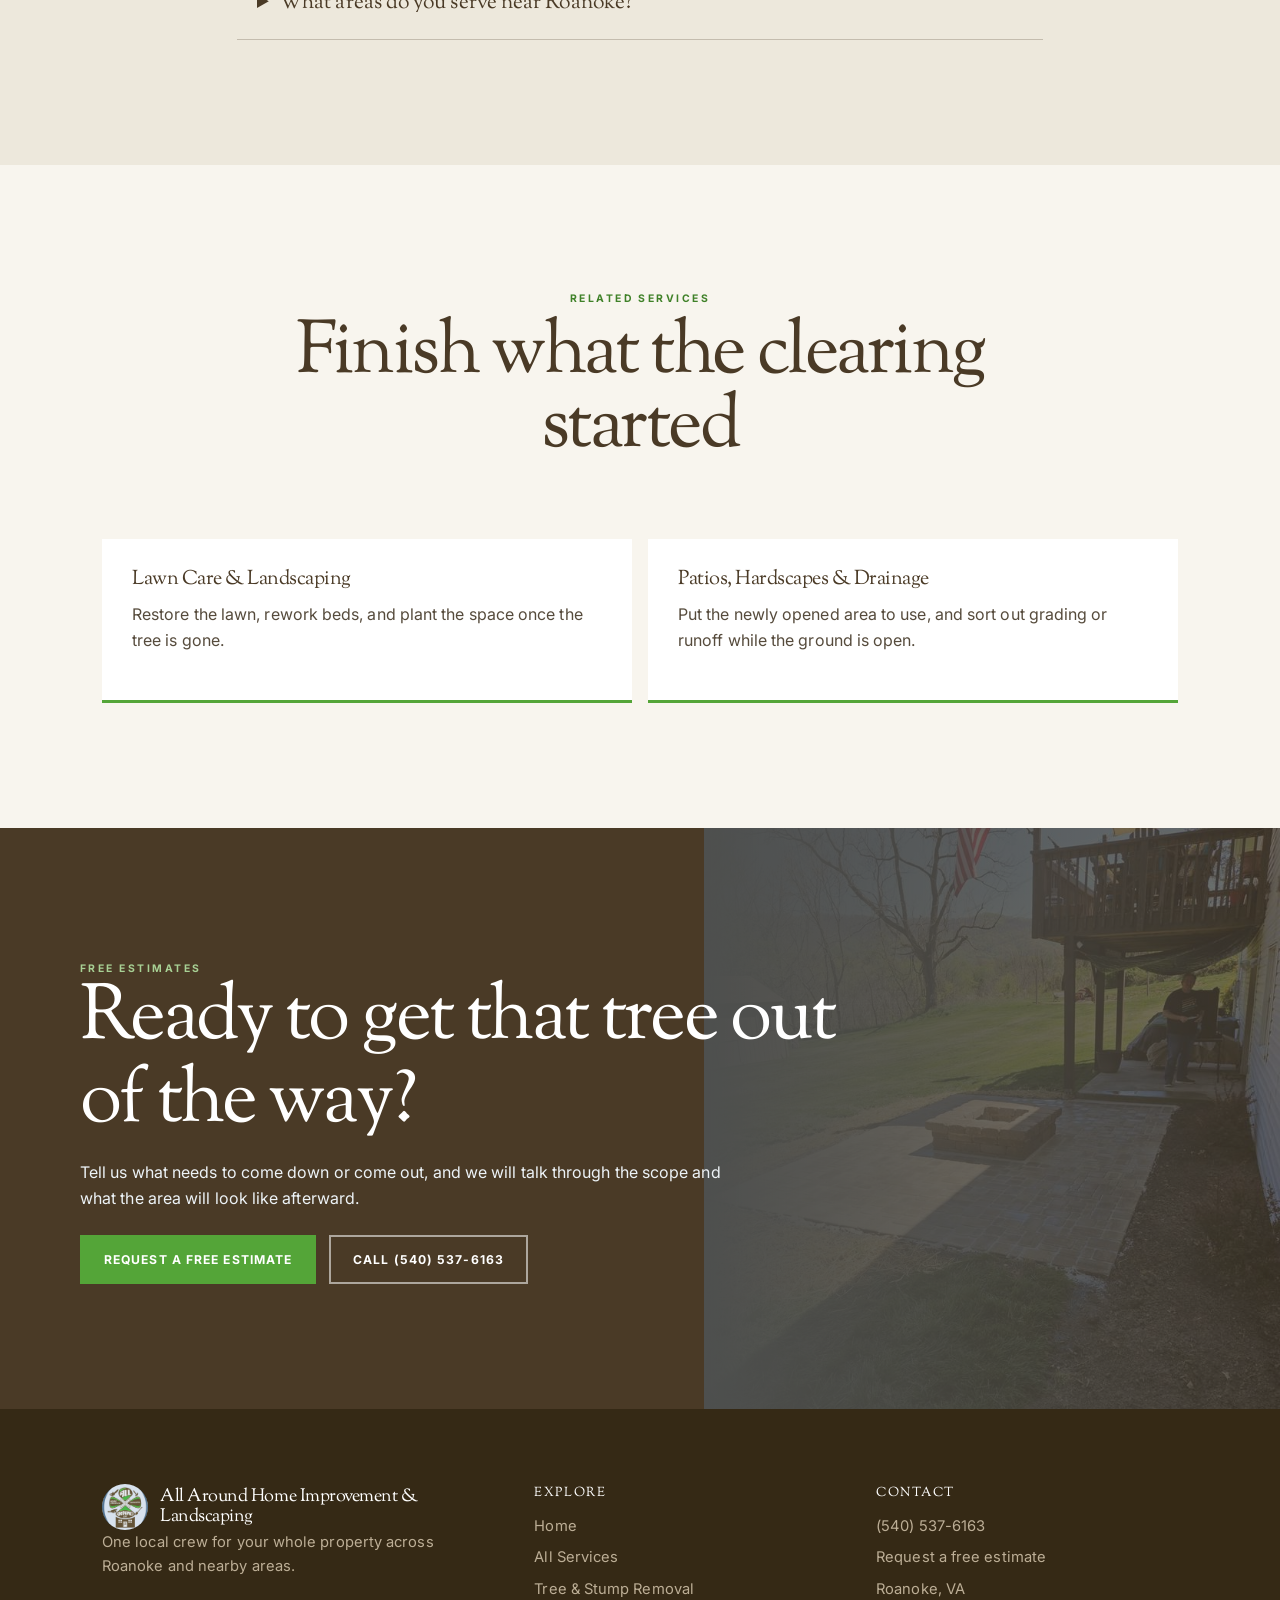
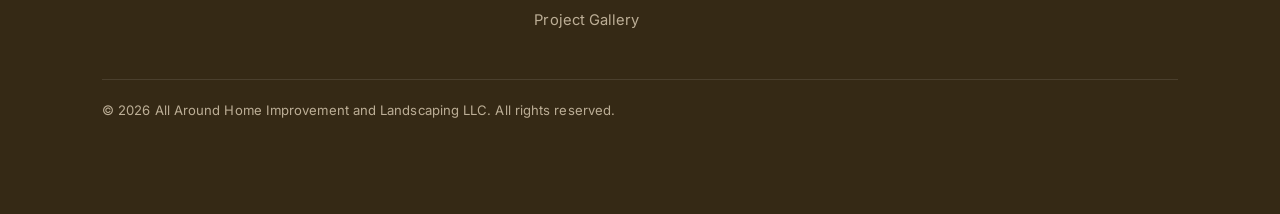
<file: services/tree-stump-removal-roanoke-va/index.html>
<!doctype html>
<html lang="en"><head>
<!-- Google tag (gtag.js) -->
<script async src="https://www.googletagmanager.com/gtag/js?id=G-47WBF0ZFZ8"></script>
<script>
  window.dataLayer = window.dataLayer || [];
  function gtag(){dataLayer.push(arguments);}
  gtag('js', new Date());
  gtag('config', 'G-47WBF0ZFZ8');
</script>
<script defer src="/phone-click-tracking.js"></script>
<meta charset="utf-8"><meta name="viewport" content="width=device-width,initial-scale=1">
<title>Tree &amp; Stump Removal in Roanoke, VA | All Around</title>
<meta name="description" content="Tree removal, stump removal, and cleanup around the cleared area for Roanoke-area homeowners. Tell us what needs to come out and request a free estimate.">
<link rel="canonical" href="https://allaroundroanoke.com/services/tree-stump-removal-roanoke-va/">
<meta name="theme-color" content="#54A538"><link rel="icon" href="../../images/logo.png">
<meta property="og:type" content="website"><meta property="og:title" content="Tree &amp; Stump Removal in Roanoke, VA | All Around"><meta property="og:description" content="Removing unwanted trees, stubborn stumps, and yard obstacles, with cleanup around the cleared area. Free estimates."><meta property="og:url" content="https://allaroundroanoke.com/services/tree-stump-removal-roanoke-va/">
<link rel="preconnect" href="https://fonts.googleapis.com"><link rel="preconnect" href="https://fonts.gstatic.com" crossorigin><link href="https://fonts.googleapis.com/css2?family=Fraunces:wght@500;600;700;900&family=Inter:wght@400;500;600;700;800&display=swap" rel="stylesheet">
<link rel="stylesheet" href="../service-pages.css"><link rel="stylesheet" href="../service-refresh.css"><link rel="stylesheet" href="../earthbound-pass.css"><link rel="stylesheet" href="../earthbound-fonts.css"><link rel="stylesheet" href="../pillar-pages.css">
<script type="application/ld+json">{"@context":"https://schema.org","@type":"Service","name":"Tree & Stump Removal","serviceType":"Tree removal, stump removal, and cleanup around the cleared area","url":"https://allaroundroanoke.com/services/tree-stump-removal-roanoke-va/","provider":{"@type":"GeneralContractor","name":"All Around Home Improvement and Landscaping LLC","telephone":"+15405376163","url":"https://allaroundroanoke.com/"},"areaServed":["Roanoke","Salem","Vinton","Blue Ridge","Hardy","Moneta","Elliston"]}</script>
<script type="application/ld+json">{"@context":"https://schema.org","@type":"BreadcrumbList","itemListElement":[{"@type":"ListItem","position":1,"name":"Home","item":"https://allaroundroanoke.com/"},{"@type":"ListItem","position":2,"name":"Services","item":"https://allaroundroanoke.com/services/"},{"@type":"ListItem","position":3,"name":"Tree & Stump Removal","item":"https://allaroundroanoke.com/services/tree-stump-removal-roanoke-va/"}]}</script>
<script type="application/ld+json">{"@context":"https://schema.org","@type":"FAQPage","mainEntity":[{"@type":"Question","name":"Do you remove the stump as well as the tree?","acceptedAnswer":{"@type":"Answer","text":"Stump removal can be included. Tell us whether you want the stump taken out or left in place, because it affects the approach and what the area looks like when the work is finished."}},{"@type":"Question","name":"Do you clean up after the tree comes down?","acceptedAnswer":{"@type":"Answer","text":"Yes. Cleanup around the cleared area is part of how we approach this work. Let us know how tidy you need the space left and whether anything should be kept."}},{"@type":"Question","name":"Can you take out a tree that is close to the house or a fence?","acceptedAnswer":{"@type":"Answer","text":"It depends on the location, size, and what is around it. Access, nearby structures, and the lean of the tree all matter, so we look at the specific situation before saying whether the removal fits our services."}},{"@type":"Question","name":"What can I do with the area once the tree is gone?","acceptedAnswer":{"@type":"Answer","text":"That is a good time to think about the rest of the yard. Once an area is cleared it can be graded, replanted, or used for a patio or landscape bed, and we can discuss that in the same estimate."}},{"@type":"Question","name":"Do you provide free estimates for tree and stump work?","acceptedAnswer":{"@type":"Answer","text":"Yes. All Around offers free, no-pressure estimates. Call (540) 537-6163 or send the details and we will talk through the scope."}},{"@type":"Question","name":"What areas do you serve near Roanoke?","acceptedAnswer":{"@type":"Answer","text":"We serve Roanoke, Salem, Vinton, Blue Ridge, Hardy, Moneta, Elliston, and nearby communities."}}]}</script>
</head><body class="inner-page">
<header><div class="wrap nav"><a class="brand" href="../../"><img src="../../images/logo.png" alt="All Around Home Improvement and Landscaping logo"><span class="brand-name">All Around<small>Home Improvement &amp; Landscaping</small></span></a><nav class="nav-links" id="nav" aria-label="Main navigation"><a href="../../">Home</a><a href="../../about/">About</a><a href="../">Services</a><a href="../../gallery/">Project Gallery</a><a class="btn btn-primary" href="../../contact/">Free Estimate</a></nav><button class="menu-button" type="button" aria-label="Open menu" aria-expanded="false" aria-controls="nav">☰</button></div></header>
<main>
<section class="hero"><div class="wrap hero-inner"><div class="crumbs"><a href="../../">Home</a> / <a href="../">Services</a> / Tree &amp; Stump Removal</div><span class="eyebrow dark">Licensed &amp; insured &middot; Free estimates</span><h1>Tree &amp; Stump Removal in Roanoke, VA</h1><p>Got a tree that is crowding the house, dropping limbs, or simply in the way of what you want to do with the yard? All Around removes unwanted trees and stumps for Roanoke-area homeowners and cleans up the area afterward.</p><div class="actions"><a class="btn btn-primary" href="../../contact/">Request a free estimate</a><a class="btn btn-light" href="tel:+15405376163">Call (540) 537-6163</a></div><div class="trustline">Serving Roanoke, Salem, Vinton, Blue Ridge, Hardy, Moneta, Elliston, and nearby communities.</div></div></section>

<section class="section"><div class="wrap detail-grid"><div class="prose">
<h2>Clearing trees, stumps, and yard obstacles</h2>
<p>Trees become a problem for ordinary reasons. One grew too close to the roofline, another is dying and dropping branches, or something has grown up in the corner of the lot you would rather be using. Whatever the reason, the goal is the same: get it out cleanly and leave the area in a usable state.</p>
<p>Tell us which trees are involved, roughly how big they are, and what is around them. Access, nearby structures, slope, and where the debris can go all shape the right approach, so we look at the actual site before recommending anything.</p>
<h3>What you can ask us about</h3>
<ul class="check-list">
<li>Removing unwanted or overgrown trees</li>
<!-- Limb/pruning work is NOT supported anywhere in the repo. Confirm with owner before listing it. -->
<li>Stump removal</li>
<li>Clearing yard obstacles</li>
<li>Cleanup around the cleared area</li>
<li>Grading and lawn repair afterward</li>
</ul>
<h3>Stump removal and what the area looks like afterward</h3>
<p>Taking the tree down and taking the stump out are two different decisions. Taking the stump out lets you replant or build over the spot; leaving it means working around it later. It is worth deciding up front, because it changes what the finished area can be used for.</p>
<h3>Planning what comes next</h3>
<p>Clearing a tree usually leaves a gap that needs something. Because we also handle the rest of the property, the same estimate can cover regrading the spot, restoring the lawn, reworking a bed, or using the newly opened area for a patio. See <a href="../lawn-care-landscaping-roanoke-va/">lawn care and landscaping</a> for the planting side, or <a href="../patios-hardscapes-drainage-roanoke-va/">patios, hardscapes and drainage</a> if you want to build in the space.</p>
</div>
<aside class="aside"><span class="eyebrow">Start with the details</span><h2>Tell us what needs to come out</h2><p>Share how many trees, roughly how large, and what is nearby. Photos help us understand access and the surrounding area.</p><a class="btn btn-primary" href="../../contact/">Request a free estimate</a><a class="call" href="tel:+15405376163">Or call (540) 537-6163</a></aside></div></section>

<section class="section alt"><div class="wrap"><div class="intro"><span class="eyebrow">How it works</span><h2>How a removal project usually goes</h2><p>Straightforward steps, with no obligation to move forward after the estimate.</p></div><div class="cards">
<article class="card"><span class="eyebrow">Step 1</span><h3>Tell us what is there</h3><p>Call or send the details on the trees or stumps you want gone, along with anything nearby we should know about.</p></article>
<article class="card"><span class="eyebrow">Step 2</span><h3>We look at the site</h3><p>We check size, access, slope, and surrounding structures, and confirm whether the removal fits what we do.</p></article>
<article class="card"><span class="eyebrow">Step 3</span><h3>Agree on the scope</h3><p>You get a clear recommendation covering the removal, the stump decision, and how the area will be left.</p></article>
<article class="card"><span class="eyebrow">Step 4</span><h3>Removal and cleanup</h3><p>We schedule the work, take the tree or stump out, and clean up the cleared area.</p></article>
</div></div></section>

<section class="section"><div class="wrap"><div class="intro"><span class="eyebrow">Why homeowners call All Around</span><h2>A local crew that handles what comes after</h2></div><div class="values">
<article class="value"><h3>The yard does not stop at the stump</h3><p>Grading, replanting, beds, or a patio in the cleared space can be part of the same conversation instead of another contractor.</p></article>
<article class="value"><h3>Licensed and insured</h3><p>All Around is licensed and insured, which matters more than usual when heavy material is coming down near a house.</p></article>
<article class="value"><h3>Nearby, so we can come back</h3><p>We work close enough to the Roanoke Valley that returning to finish the ground work is practical rather than a second mobilization.</p></article>
</div></div></section>

<section class="section alt"><div class="wrap faq"><div class="intro"><span class="eyebrow">Common questions</span><h2>Tree and stump removal FAQs</h2></div>
<details><summary>Do you remove the stump as well as the tree?</summary><p>Stump removal can be included. Tell us whether you want the stump taken out or left in place, because it affects the approach and what the area looks like when the work is finished.</p></details>
<details><summary>Do you clean up after the tree comes down?</summary><p>Yes. Cleanup around the cleared area is part of how we approach this work. Let us know how tidy you need the space left and whether anything should be kept.</p></details>
<details><summary>Can you take out a tree that is close to the house or a fence?</summary><p>It depends on the location, size, and what is around it. Access, nearby structures, and the lean of the tree all matter, so we look at the specific situation before saying whether the removal fits our services.</p></details>
<details><summary>What can I do with the area once the tree is gone?</summary><p>That is a good time to think about the rest of the yard. Once an area is cleared it can be graded, replanted, or used for a patio or landscape bed, and we can discuss that in the same estimate.</p></details>
<details><summary>Do you provide free estimates for tree and stump work?</summary><p>Yes. All Around offers free, no-pressure estimates. Call (540) 537-6163 or send the details and we will talk through the scope.</p></details>
<details><summary>What areas do you serve near Roanoke?</summary><p>We serve Roanoke, Salem, Vinton, Blue Ridge, Hardy, Moneta, Elliston, and nearby communities.</p></details>
</div></section>

<section class="section"><div class="wrap"><div class="intro"><span class="eyebrow">Related services</span><h2>Finish what the clearing started</h2></div><div class="related-grid">
<a class="related-card" href="../lawn-care-landscaping-roanoke-va/"><h3>Lawn Care &amp; Landscaping</h3><p>Restore the lawn, rework beds, and plant the space once the tree is gone.</p></a>
<a class="related-card" href="../patios-hardscapes-drainage-roanoke-va/"><h3>Patios, Hardscapes &amp; Drainage</h3><p>Put the newly opened area to use, and sort out grading or runoff while the ground is open.</p></a>
</div></div></section>

<section class="cta"><div class="wrap section"><span class="eyebrow dark">Free estimates</span><h2>Ready to get that tree out of the way?</h2><p>Tell us what needs to come down or come out, and we will talk through the scope and what the area will look like afterward.</p><div class="actions"><a class="btn btn-primary" href="../../contact/">Request a free estimate</a><a class="btn btn-light" href="tel:+15405376163">Call (540) 537-6163</a></div></div></section>
</main>
<footer><div class="wrap"><div class="foot"><div><div class="foot-logo"><img src="../../images/logo.png" alt=""><h2>All Around Home Improvement &amp; Landscaping</h2></div><p>One local crew for your whole property across Roanoke and nearby areas.</p></div><div><h3>Explore</h3><ul><li><a href="../../">Home</a></li><li><a href="../">All Services</a></li><li><a href="./" aria-current="page">Tree &amp; Stump Removal</a></li><li><a href="../../gallery/">Project Gallery</a></li></ul></div><div><h3>Contact</h3><ul><li><a href="tel:+15405376163">(540) 537-6163</a></li><li><a href="../../contact/">Request a free estimate</a></li><li>Roanoke, VA</li></ul></div></div><div class="legal">© <span class="year"></span> All Around Home Improvement and Landscaping LLC. All rights reserved.</div></div></footer><div class="call-bar"><a href="tel:+15405376163">Call (540) 537-6163</a></div><script>document.querySelector('.year').textContent=new Date().getFullYear();const b=document.querySelector('.menu-button'),n=document.querySelector('#nav');b.addEventListener('click',()=>{const o=n.classList.toggle('open');b.setAttribute('aria-expanded',o)});</script>
</body></html>
</file>
<file: services/earthbound-fonts.css>
@import url('https://fonts.googleapis.com/css2?family=Sorts+Mill+Goudy:ital@0;1&family=Inter:wght@400;500;600;700;800&display=swap');
h1,h2,h3,.display,.brand-name,.foot-logo h2,.faq summary{font-family:"Sorts Mill Goudy",Georgia,serif!important;font-weight:400!important}body,.btn,.nav-links,.eyebrow,input,textarea,button{font-family:"Inter",Arial,sans-serif}.hero h1,.intro h2,.prose h2,.cta h2{letter-spacing:-.035em}.brand-name{letter-spacing:-.015em}.brand-name small{font-family:"Inter",Arial,sans-serif}
html,body{max-width:100%;overflow-x:hidden}img{max-width:100%;height:auto}h1,h2,h3,p,a{overflow-wrap:break-word}.btn,.menu-button,a{touch-action:manipulation}@media(max-width:840px){.wrap{padding-left:26px;padding-right:26px}header .wrap.nav{padding-left:16px;padding-right:16px}.brand{min-width:0;max-width:calc(100% - 58px)}.brand-name{min-width:0}.brand-name small{font-size:.52rem;letter-spacing:.09em}.menu-button{display:flex;align-items:center;justify-content:center;min-width:44px;min-height:44px;padding:8px;position:relative;z-index:102}.nav-links.open{z-index:101;max-height:calc(100vh - 72px);overflow-y:auto;overscroll-behavior:contain;padding:16px 26px 24px;gap:0;box-shadow:0 14px 30px rgba(36,29,18,.16)}.nav-links.open>a{display:flex;align-items:center;min-height:48px;padding:12px 0;border-bottom:1px solid rgba(74,58,38,.18)}.nav-links.open>.btn{justify-content:center;margin-top:12px;border-bottom:0;padding:15px 18px}.hero h1{hyphens:auto}.actions .btn{min-height:48px}.foot{gap:28px}.estimate-form{width:100%}}@media(max-width:580px){.wrap{padding-left:24px;padding-right:24px}.brand img{width:44px;height:44px}.brand-name{font-size:.86rem}.hero p{font-size:1rem}.actions{width:100%}.actions .btn{flex:1 1 100%;width:100%}.photo-grid figure,.photo-grid img{width:100%}.estimate-form input,.estimate-form textarea{font-size:16px}}
header{position:sticky;top:0;z-index:100}@media(max-width:840px){header .nav{gap:8px}.nav-links{display:flex;margin-left:auto;gap:0}.nav-links>a:not(.btn){display:none}.nav-links>.btn{display:inline-flex;white-space:nowrap;padding:11px 13px;min-height:42px}.nav-links.open{display:flex;position:absolute;left:0;right:0;top:100%;margin-left:0}.nav-links.open>a:not(.btn){display:flex}.nav-links.open>.btn{display:flex}}@media(max-width:440px){.brand-name small{display:none}.brand{gap:8px}.nav-links>.btn{font-size:0;padding:10px 12px}.nav-links>.btn::after{content:"Estimate";font:700 .7rem/1 Inter,Arial,sans-serif;letter-spacing:.08em;text-transform:uppercase}}
</file>
<file: services/service-pages.css>
:root{--brown:#4a3a26;--green:#54a538;--green-dk:#3f8128;--slate:#6e92ad;--cream:#f5f1e8;--tint:#ece6d7;--leaf:#e7efdd;--ink:#241d12;--soft:#564b3c;--line:#ded5c2;--white:#fff;--max:1120px}*{box-sizing:border-box}html{scroll-behavior:smooth}body{margin:0;background:var(--cream);color:var(--ink);font:17px/1.65 Inter,system-ui,sans-serif;-webkit-font-smoothing:antialiased}h1,h2,h3{font-family:Fraunces,Georgia,serif;line-height:1.08;letter-spacing:-.005em;color:var(--brown);margin:0}h1{font-size:clamp(2.45rem,6vw,4.35rem);color:#fff;font-weight:900}h2{font-size:clamp(1.85rem,4vw,2.65rem);font-weight:900}h3{font-size:1.25rem}p{margin:0 0 1rem}a{color:inherit}.wrap{max-width:var(--max);margin:auto;padding:0 22px}.eyebrow{text-transform:uppercase;letter-spacing:.18em;font-size:.72rem;font-weight:700;color:var(--green-dk)}.eyebrow.dark{color:#a8d195}.btn{display:inline-flex;align-items:center;justify-content:center;padding:14px 23px;border-radius:9px;font-weight:700;text-decoration:none;line-height:1.1;border:2px solid transparent}.btn-primary{background:var(--green);color:#fff;box-shadow:0 6px 18px rgba(84,165,56,.28)}.btn-primary:hover{background:var(--green-dk)}.btn-light{border-color:rgba(255,255,255,.55);color:#fff}.btn-light:hover{background:#fff;color:var(--brown)}header{position:sticky;top:0;z-index:10;background:rgba(245,241,232,.95);backdrop-filter:blur(10px);border-bottom:1px solid var(--line)}.nav{height:76px;display:flex;align-items:center;justify-content:space-between;gap:20px}.brand{display:flex;align-items:center;gap:12px;text-decoration:none;min-width:0}.brand img{width:48px;height:48px;border-radius:50%}.brand-name{font:700 1.05rem/1.05 Fraunces,serif;color:var(--brown)}.brand-name small{display:block;font:600 .6rem/1.4 Inter,sans-serif;letter-spacing:.13em;text-transform:uppercase;color:var(--green-dk)}.nav-links{display:flex;align-items:center;gap:22px}.nav-links>a:not(.btn){font-weight:700;text-decoration:none;color:var(--brown)}.phone{white-space:nowrap}.menu-button{display:none;background:none;border:0;padding:8px;font-size:1.65rem;color:var(--brown)}.hero{background:var(--brown);color:#fff}.hero-inner{padding:72px 0 66px;max-width:820px}.hero p{color:#e4dccd;font-size:1.12rem;max-width:720px;margin:20px 0 28px}.crumbs{font-size:.86rem;color:#c9bfac;margin-bottom:18px}.crumbs a{color:#d9eace}.actions{display:flex;gap:13px;flex-wrap:wrap}.trustline{margin-top:28px;font-weight:600;color:#d8cfbf;font-size:.92rem}.section{padding:72px 0}.alt{background:var(--tint)}.intro{max-width:760px;margin-bottom:34px}.intro .eyebrow{display:block;margin-bottom:10px}.intro p{color:var(--soft);font-size:1.04rem;margin-top:14px}.cards{display:grid;grid-template-columns:repeat(2,1fr);gap:20px}.card{background:#fff;border:1px solid var(--line);border-radius:14px;padding:27px}.card.featured{border-top:5px solid var(--green)}.card p{color:var(--soft);margin:10px 0 13px}.examples{color:var(--soft);padding-left:20px;margin:12px 0 20px}.examples li{margin:5px 0}.text-link{color:var(--green-dk);font-weight:800}.detail-grid{display:grid;grid-template-columns:1.4fr .8fr;gap:48px;align-items:start}.prose h2{margin:0 0 16px}.prose h3{margin:28px 0 10px}.prose p,.prose li{color:var(--soft)}.prose ul{padding-left:21px}.aside{background:var(--leaf);border-radius:15px;padding:27px;position:sticky;top:100px}.aside h2{font-size:1.55rem}.aside p{color:var(--soft);margin:12px 0 20px}.aside .btn{width:100%;margin-bottom:10px}.aside .call{display:block;text-align:center;font-weight:800;color:var(--brown)}.faq{max-width:850px}.faq details{background:#fff;border:1px solid var(--line);border-radius:11px;margin:12px 0;padding:0 20px}.faq summary{cursor:pointer;font-weight:800;color:var(--brown);padding:18px 30px 18px 0}.faq details p{color:var(--soft);padding:0 0 18px;margin:0}.cta{background:var(--slate);color:#fff}.cta h2{color:#fff}.cta p{color:#edf3f7;max-width:680px;margin:14px 0 23px}.mini-links{display:flex;gap:18px;flex-wrap:wrap;margin-top:24px}.mini-links a{font-weight:700;color:#fff}footer{background:#352915;color:#bcae96;padding:50px 0 92px;font-size:.92rem}.foot{display:grid;grid-template-columns:1.3fr 1fr 1fr;gap:40px}.foot h2{color:#fff;font-size:1.15rem}.foot h3{color:#fff;font:700 .8rem Inter,sans-serif;text-transform:uppercase;letter-spacing:.12em}.foot ul{list-style:none;padding:0;margin:12px 0}.foot li{margin:7px 0}.foot a{text-decoration:none}.foot a:hover{color:#fff}.foot-logo{display:flex;align-items:center;gap:12px}.foot-logo img{width:46px;height:46px;border-radius:50%}.legal{border-top:1px solid rgba(255,255,255,.1);margin-top:35px;padding-top:20px;font-size:.82rem}.call-bar{display:none;position:fixed;bottom:0;left:0;right:0;z-index:20;background:var(--green)}.call-bar a{display:block;text-align:center;color:#fff;padding:14px;font-weight:800;text-decoration:none}:focus-visible{outline:3px solid var(--green);outline-offset:3px}@media(max-width:840px){.nav-links{display:none}.menu-button{display:block}.nav-links.open{display:flex;position:absolute;left:0;right:0;top:100%;padding:18px 22px 24px;background:var(--cream);flex-direction:column;align-items:stretch;border-bottom:1px solid var(--line)}.cards,.detail-grid{grid-template-columns:1fr}.aside{position:static}.foot{grid-template-columns:1fr 1fr}.hero-inner{padding:54px 0}.section{padding:56px 0}}@media(max-width:580px){body{font-size:16px}.brand-name{font-size:.93rem}.nav{height:66px}.cards,.foot{grid-template-columns:1fr}.call-bar{display:block}footer{padding-bottom:88px}}
</file>
<file: services/service-refresh.css>
header{background:rgba(255,255,255,.96)}
.hero{position:relative;min-height:590px;display:flex;align-items:center;overflow:hidden;isolation:isolate;background:#332819}
.hero::before{content:"";position:absolute;inset:0;background:linear-gradient(90deg,rgba(51,40,25,.98) 0%,rgba(51,40,25,.94) 42%,rgba(51,40,25,.35) 72%,rgba(51,40,25,.12)),url("../images/project-6.jpg") center/cover no-repeat;z-index:-1}
.services-overview .hero::before{background:linear-gradient(90deg,rgba(51,40,25,.98) 0%,rgba(51,40,25,.9) 44%,rgba(51,40,25,.22)),url("../images/project-2.jpg") center 60%/cover no-repeat}
.hero-inner{padding:96px 22px;max-width:1120px;width:100%}
.hero-inner>*{max-width:700px}
.hero h1{font-size:clamp(3rem,6vw,5rem)}
.section{padding:96px 0}
.intro{margin:0 auto 54px;text-align:center;max-width:780px}
.cards{gap:12px}
.card{border:0;border-radius:2px;padding:34px;box-shadow:0 12px 40px rgba(74,58,38,.08);transition:transform .16s ease,box-shadow .16s ease}
.card:hover{transform:translateY(-5px);box-shadow:0 18px 45px rgba(74,58,38,.13)}
.card.featured{grid-column:1/-1;min-height:370px;padding:52px 48% 52px 48px;display:flex;flex-direction:column;justify-content:center;position:relative;overflow:hidden;border:0;background:#fff}
.card.featured::after{content:"";position:absolute;right:0;top:0;bottom:0;width:44%;background:url("../images/project-1.jpg") center/cover no-repeat}
.detail-grid{gap:72px}.prose h2{font-size:clamp(2.2rem,4vw,3.2rem)}.prose h3{font-size:1.55rem;margin-top:40px}.aside{border-radius:2px;padding:34px}.faq details{border:0;border-radius:2px;box-shadow:0 6px 22px rgba(74,58,38,.06)}
.cta{position:relative;overflow:hidden;background:#557390}.cta::after{content:"";position:absolute;inset:0 0 0 62%;background:linear-gradient(90deg,#557390,rgba(85,115,144,.2)),url("../images/project-2.jpg") center/cover no-repeat;opacity:.55}.cta .wrap{position:relative;z-index:1}
@media(max-width:840px){.hero::before,.services-overview .hero::before{background:linear-gradient(90deg,rgba(51,40,25,.94),rgba(51,40,25,.62)),url("../images/project-6.jpg") center/cover}.hero{min-height:520px}.section{padding:70px 0}.intro{text-align:left;margin-left:0}.card.featured{padding:280px 30px 30px}.card.featured::after{width:100%;height:250px;bottom:auto}.detail-grid{gap:38px}.cta::after{inset:0;opacity:.13}}
@media(max-width:580px){.hero h1{font-size:clamp(2.7rem,14vw,4rem)}.hero-inner{padding:76px 22px}.section{padding:60px 0}.card{padding:27px}}
.inner-page .hero{min-height:470px}.inner-page .hero::before{background:linear-gradient(90deg,rgba(51,40,25,.97),rgba(51,40,25,.55)),url("../images/project-4.jpg") center/cover no-repeat}.gallery-page .hero::before{background:linear-gradient(90deg,rgba(51,40,25,.9),rgba(51,40,25,.3)),url("../images/project-6.jpg") center/cover no-repeat}.contact-page .hero::before{background:linear-gradient(90deg,rgba(51,40,25,.96),rgba(51,40,25,.5)),url("../images/project-2.jpg") center/cover no-repeat}.story-grid{display:grid;grid-template-columns:1fr 1fr;gap:70px;align-items:center}.story-grid img{width:100%;height:560px;object-fit:cover}.values{display:grid;grid-template-columns:repeat(3,1fr);gap:14px}.value{background:#fff;padding:34px;box-shadow:0 12px 40px rgba(74,58,38,.08)}.value h3{margin-bottom:12px}.value p{color:var(--soft)}.photo-grid{display:grid;grid-template-columns:repeat(3,1fr);gap:12px}.photo-grid figure{margin:0;position:relative;overflow:hidden;background:var(--leaf)}.photo-grid figure:nth-child(1),.photo-grid figure:nth-child(5){grid-row:span 2}.photo-grid img{width:100%;height:100%;min-height:320px;object-fit:cover;transition:transform .25s ease}.photo-grid figure:hover img{transform:scale(1.025)}.photo-grid figcaption{position:absolute;left:0;right:0;bottom:0;padding:28px 20px 16px;color:#fff;font-weight:700;background:linear-gradient(transparent,rgba(36,29,18,.82))}.estimate-grid{display:grid;grid-template-columns:.85fr 1.15fr;gap:60px;align-items:start}.estimate-form{background:#fff;padding:36px;box-shadow:0 16px 50px rgba(74,58,38,.12)}.estimate-form label{display:block;font-weight:700;font-size:.82rem;text-transform:uppercase;letter-spacing:.06em;color:var(--brown);margin:0 0 6px}.estimate-form input,.estimate-form textarea{width:100%;font:inherit;padding:12px 14px;border:1px solid var(--line);background:#fff;margin-bottom:17px}.estimate-form textarea{min-height:130px;resize:vertical}.estimate-form .btn{width:100%;border:0}.contact-list{list-style:none;padding:0}.contact-list li{margin:14px 0}.contact-list a{font-weight:800;color:var(--green-dk)}
@media(max-width:840px){.story-grid,.estimate-grid{grid-template-columns:1fr;gap:36px}.story-grid img{height:430px}.values{grid-template-columns:1fr}.photo-grid{grid-template-columns:repeat(2,1fr)}.photo-grid figure:nth-child(1),.photo-grid figure:nth-child(5){grid-row:auto}.photo-grid img{min-height:280px}}
@media(max-width:580px){.photo-grid{grid-template-columns:1fr}.photo-grid img{min-height:340px}.estimate-form{padding:25px}}
</file>
<file: services/earthbound-pass.css>
body{background:#f8f5ee;font-size:16px;letter-spacing:.005em}h1,h2,h3{letter-spacing:-.025em}h1,h2{font-weight:600}header{background:rgba(248,245,238,.96);border-color:rgba(74,58,38,.18)}.nav{height:88px}.brand img{width:54px;height:54px}.brand-name{font-size:1.12rem}.nav-links{gap:30px}.nav-links>a:not(.btn){font-size:.76rem;letter-spacing:.14em;text-transform:uppercase;font-weight:700}.btn{border-radius:0;text-transform:uppercase;letter-spacing:.09em;font-size:.76rem;padding:16px 22px}.btn-primary{box-shadow:none}.hero{min-height:690px}.inner-page .hero{min-height:560px}.hero-inner{padding-top:125px;padding-bottom:105px}.hero h1{font-size:clamp(3.6rem,7.5vw,6.8rem);max-width:880px}.hero p{font-size:1.05rem;max-width:610px}.eyebrow{font-size:.65rem;letter-spacing:.24em}.crumbs{letter-spacing:.08em;text-transform:uppercase;font-size:.7rem}.section{padding:125px 0}.intro{margin-bottom:74px}.intro h2{font-size:clamp(2.8rem,5.8vw,5.25rem);line-height:1}.intro p{max-width:650px;margin-left:auto;margin-right:auto}.cards{gap:0;border-top:1px solid rgba(74,58,38,.25)}.card{border:0;border-bottom:1px solid rgba(74,58,38,.25);box-shadow:none;border-radius:0;padding:44px 38px;background:transparent}.card:hover{transform:none;box-shadow:none;background:rgba(231,239,221,.5)}.card h3{font-size:1.65rem;font-weight:600}.card.featured{min-height:540px;box-shadow:none;border-bottom:1px solid rgba(74,58,38,.25);background:#efe9dc;padding-left:54px}.card.featured::after{width:51%}.text-link{text-transform:uppercase;letter-spacing:.12em;font-size:.72rem}.detail-grid{grid-template-columns:minmax(0,1.55fr) minmax(280px,.65fr);gap:100px}.prose h2{font-size:clamp(3rem,6vw,5rem);font-weight:600}.prose h3{font-size:2rem;font-weight:600}.aside{background:transparent;border:1px solid rgba(74,58,38,.35);padding:38px}.aside h2{font-size:2rem}.alt{background:#ede8dc}.values{gap:0;border-top:1px solid rgba(74,58,38,.3)}.value{background:transparent;box-shadow:none;border-bottom:1px solid rgba(74,58,38,.3);padding:45px}.story-grid{gap:110px}.story-grid img{height:680px}.photo-grid{gap:7px}.photo-grid img{min-height:420px}.photo-grid figcaption{text-transform:uppercase;letter-spacing:.11em;font-size:.72rem}.faq details{box-shadow:none;border-bottom:1px solid rgba(74,58,38,.25);background:transparent;margin:0;border-radius:0}.faq summary{font-family:Fraunces,Georgia,serif;font-size:1.3rem;font-weight:600}.cta{background:#4a3a26}.cta::after{inset:0 0 0 55%;opacity:.38}.cta h2{font-size:clamp(3rem,6vw,5.2rem);font-weight:600;max-width:760px}.estimate-form{box-shadow:none;border:1px solid rgba(74,58,38,.28);padding:48px;background:#fdfbf7}.estimate-form input,.estimate-form textarea{border:0;border-bottom:1px solid rgba(74,58,38,.35);background:transparent;border-radius:0;padding-left:0}footer{padding-top:75px}@media(max-width:840px){.nav{height:72px}.hero,.inner-page .hero{min-height:570px}.hero-inner{padding-top:92px;padding-bottom:80px}.section{padding:85px 0}.intro{margin-bottom:48px}.card.featured{min-height:0}.detail-grid{grid-template-columns:1fr;gap:55px}.story-grid{gap:45px}.story-grid img{height:520px}.values{display:block}.photo-grid img{min-height:330px}.cta::after{inset:0;opacity:.12}}@media(max-width:580px){.hero h1{font-size:clamp(3.1rem,15vw,4.8rem)}.hero,.inner-page .hero{min-height:520px}.section{padding:72px 0}.intro h2{font-size:clamp(2.7rem,13vw,4rem)}.card{padding:34px 22px}.card.featured{padding-top:280px}.story-grid img{height:420px}.photo-grid img{min-height:420px}.estimate-form{padding:28px}}
</file>
<file: services/pillar-pages.css>
.lawn-page .hero::before{background:linear-gradient(90deg,rgba(51,40,25,.95),rgba(51,40,25,.46)),url("../images/project-4.jpg") center/cover no-repeat}.exterior-page .hero::before{background:linear-gradient(90deg,rgba(51,40,25,.95),rgba(51,40,25,.42)),url("../images/project-5.jpg") center/cover no-repeat}.proof-panel{display:grid;grid-template-columns:1fr 1fr;gap:65px;align-items:center}.proof-panel img{width:100%;height:560px;object-fit:cover}.check-list{columns:2;column-gap:35px;padding-left:20px}.check-list li{break-inside:avoid;margin-bottom:9px}.related-grid{display:grid;grid-template-columns:repeat(2,1fr);gap:16px}.related-card{display:block;background:#fff;padding:30px;text-decoration:none;border-bottom:3px solid var(--green);transition:transform .16s ease}.related-card:hover{transform:translateY(-4px)}.related-card h3{margin-bottom:10px}.related-card p{color:var(--soft)}@media(max-width:760px){.proof-panel,.related-grid{grid-template-columns:1fr}.proof-panel{gap:35px}.proof-panel img{height:430px}.check-list{columns:1}.related-card:hover{transform:none}}
.porch-page .hero::before{background:linear-gradient(90deg,rgba(51,40,25,.96),rgba(51,40,25,.4)),url("../images/project-3.jpg") center/cover no-repeat}

.btn-ghost{background:transparent;color:var(--brown);border-color:var(--brown)}.btn-ghost:hover{background:var(--brown);color:#fff}
</file>
